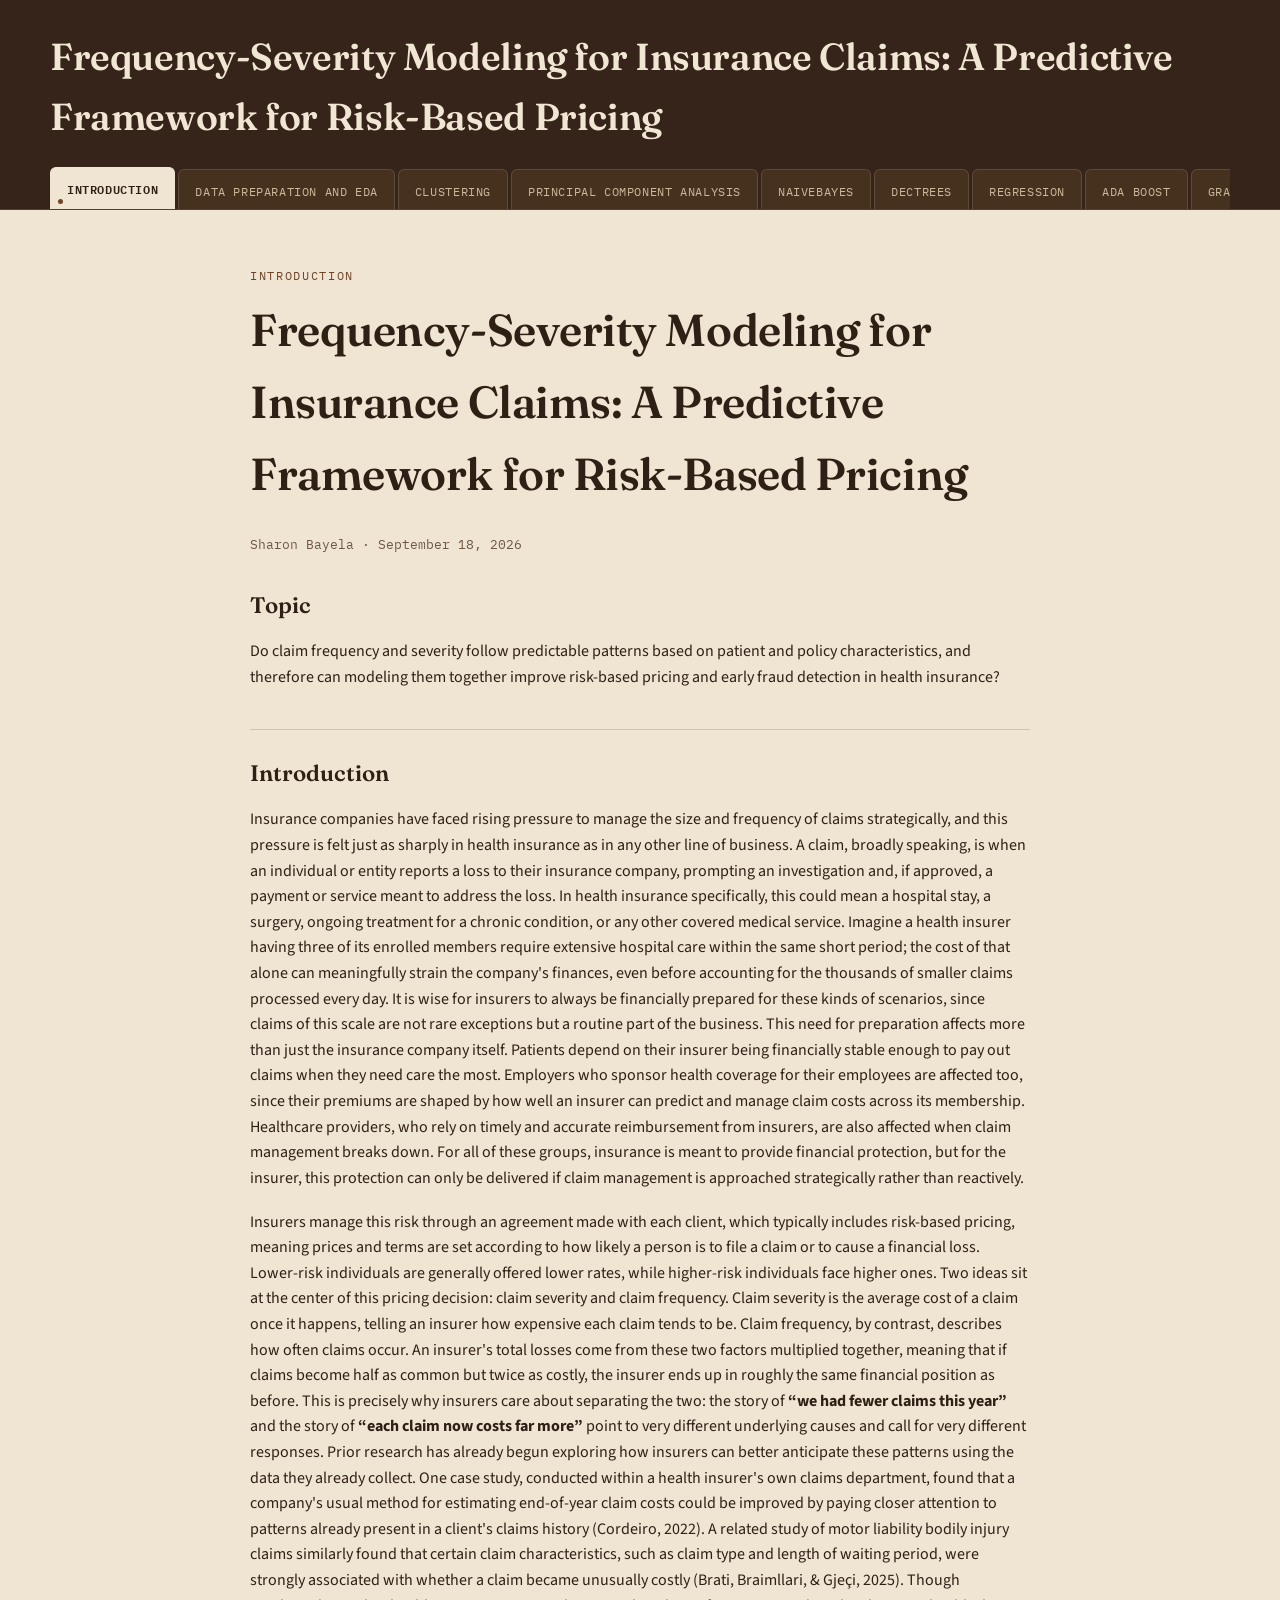
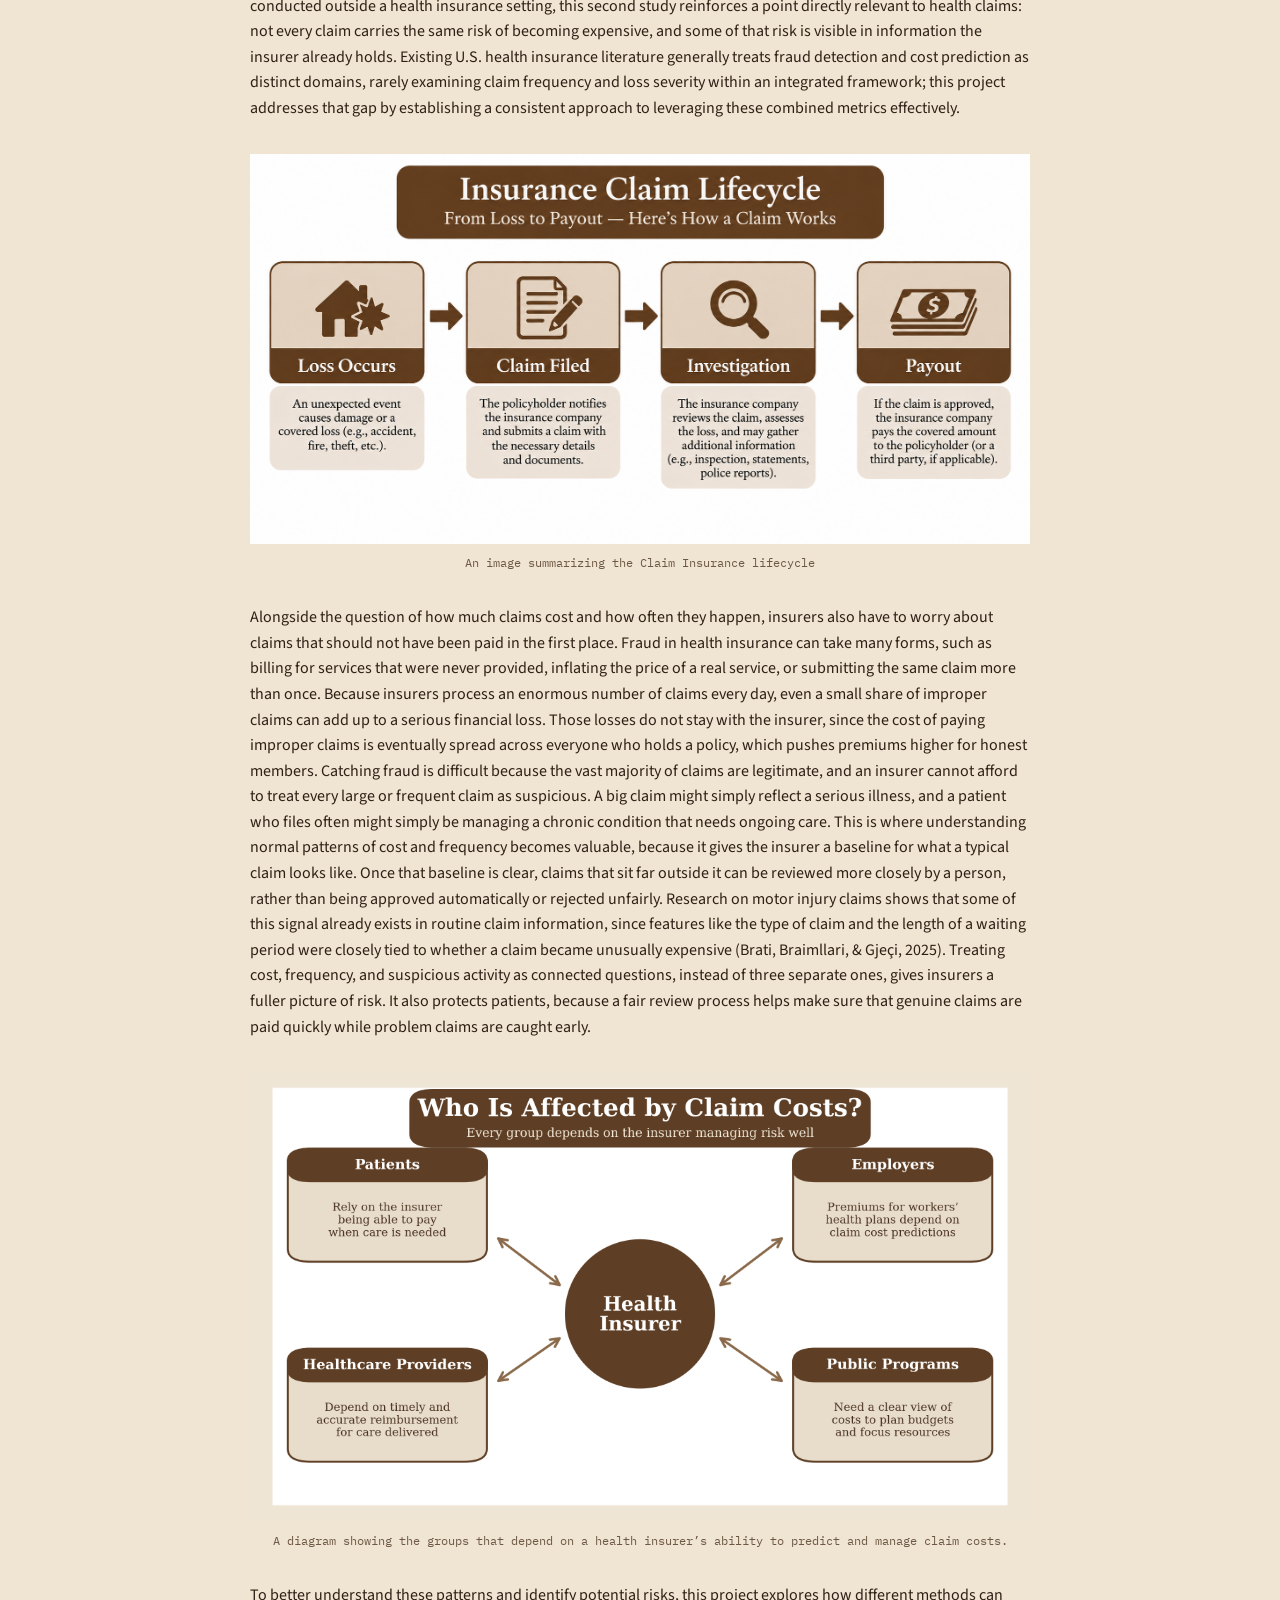
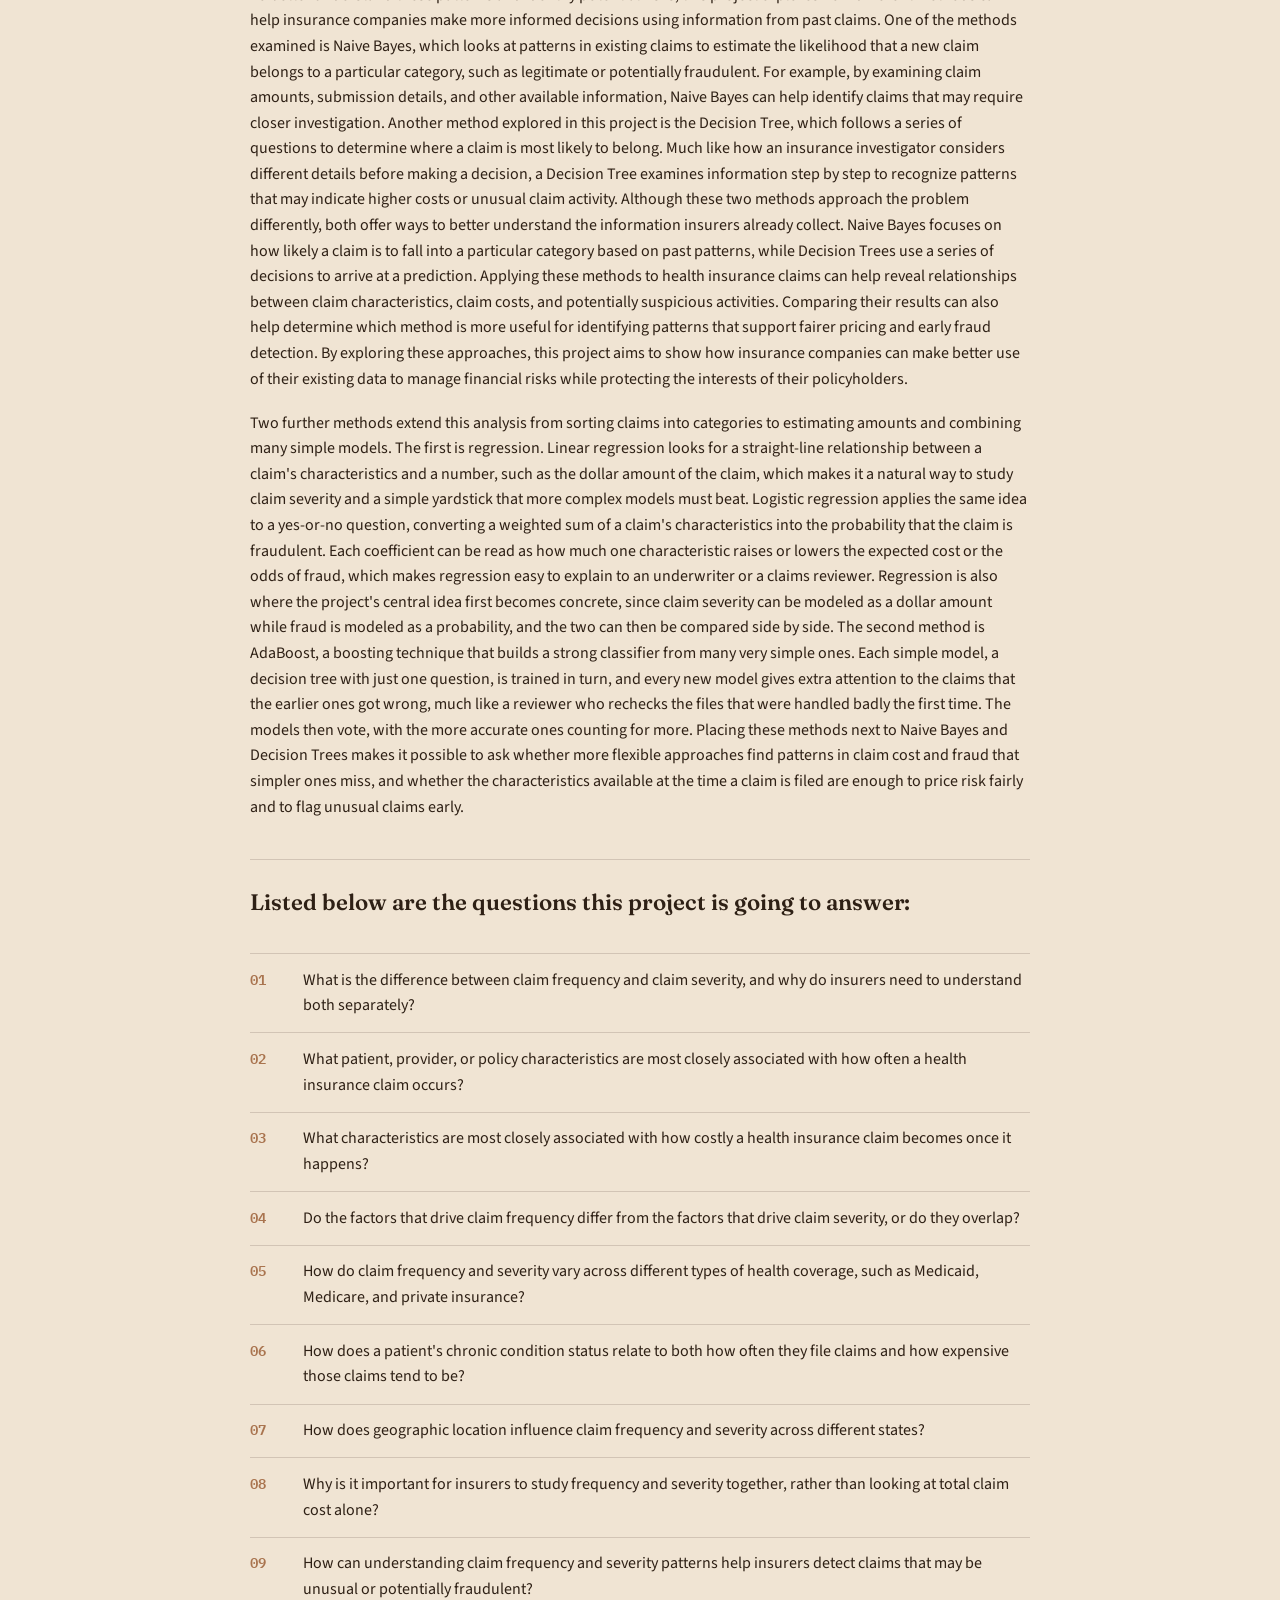
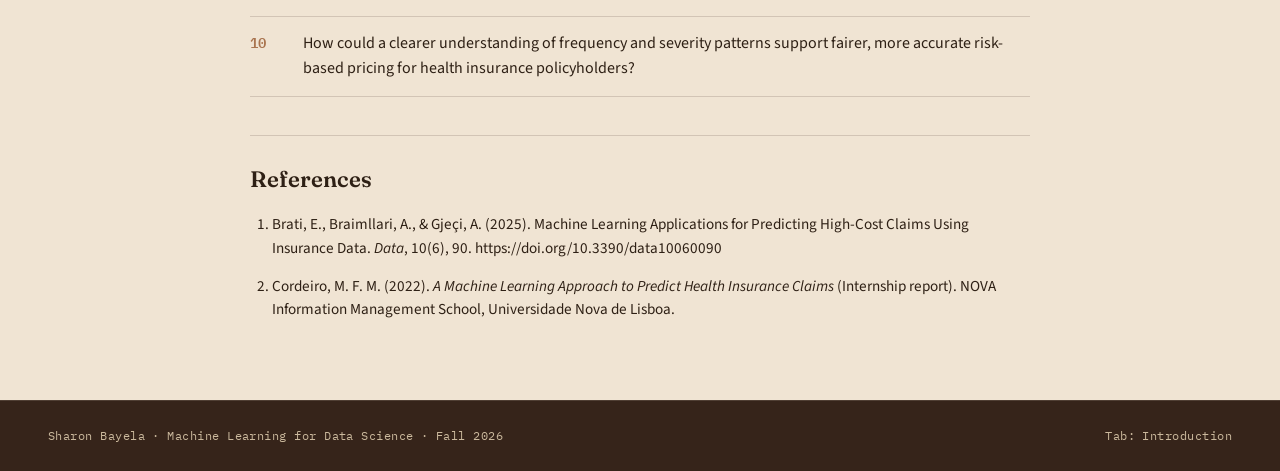
<file: index.html>
<!DOCTYPE html>
<html lang="en">
<head>
<meta charset="UTF-8">
<meta name="viewport" content="width=device-width, initial-scale=1.0">
<title>Introduction — Frequency-Severity Modeling for Insurance Claims</title>
<link rel="preconnect" href="https://fonts.googleapis.com">
<link href="https://fonts.googleapis.com/css2?family=Fraunces:wght@500;600;700&family=Source+Sans+3:wght@400;500;600&family=IBM+Plex+Mono:wght@400;500;600&display=swap" rel="stylesheet">
<link rel="stylesheet" href="styles.css">
</head>
<body>
<a class="skip-link" href="#main">Skip to content</a>
<header class="masthead">
  <div class="masthead-row">
    <div>
      <h1 class="file-title">Frequency-Severity Modeling for Insurance Claims: A Predictive Framework for Risk-Based Pricing</h1>
    </div>
  </div>
  <nav class="tabs-wrap" aria-label="Project sections">
    <ul class="tabs">
      <li><a href="index.html" class="active">Introduction</a></li>
      <li><a href="dataprep_eda.html">Data Preparation and EDA</a></li>
      <li><a href="clustering.html">Clustering</a></li>
      <li><a href="pca.html">Principal Component Analysis</a></li>
      <li><a href="naivebayes.html">NaiveBayes</a></li>
      <li><a href="dectrees.html">DecTrees</a></li>
      <li><a href="regression.html">Regression</a></li>
      <li><a href="adaboost.html">Ada Boost</a></li>
      <li><a href="gradient_boosting.html">Gradient Boosting</a></li>
      <li><a href="xgboost.html">XG Boost</a></li>
      <li><a href="conclusions.html">Conclusions</a></li>
    </ul>
  </nav>
</header>
<main id="main" class="case-file">
  <div class="case-inner">
    <p class="eyebrow">Introduction</p>
    <h2 class="page-title">Frequency-Severity Modeling for Insurance Claims: A Predictive Framework for Risk-Based Pricing</h2>
    <p class="byline">Sharon Bayela &middot; September 18, 2026</p>

    <h3 class="section-heading">Topic</h3>
    <div class="prose">
      <p>Do claim frequency and severity follow predictable patterns based on patient and policy characteristics, and therefore can modeling them together improve risk-based pricing and early fraud detection in health insurance?</p>
    </div>

    <h3 class="section-heading">Introduction</h3>
    <div class="prose">
      <p>Insurance companies have faced rising pressure to manage the size and frequency of claims strategically, and this pressure is felt just as sharply in health insurance as in any other line of business. A claim, broadly speaking, is when an individual or entity reports a loss to their insurance company, prompting an investigation and, if approved, a payment or service meant to address the loss. In health insurance specifically, this could mean a hospital stay, a surgery, ongoing treatment for a chronic condition, or any other covered medical service. Imagine a health insurer having three of its enrolled members require extensive hospital care within the same short period; the cost of that alone can meaningfully strain the company's finances, even before accounting for the thousands of smaller claims processed every day. It is wise for insurers to always be financially prepared for these kinds of scenarios, since claims of this scale are not rare exceptions but a routine part of the business. This need for preparation affects more than just the insurance company itself. Patients depend on their insurer being financially stable enough to pay out claims when they need care the most. Employers who sponsor health coverage for their employees are affected too, since their premiums are shaped by how well an insurer can predict and manage claim costs across its membership. Healthcare providers, who rely on timely and accurate reimbursement from insurers, are also affected when claim management breaks down. For all of these groups, insurance is meant to provide financial protection, but for the insurer, this protection can only be delivered if claim management is approached strategically rather than reactively.</p>

      <p>Insurers manage this risk through an agreement made with each client, which typically includes risk-based pricing, meaning prices and terms are set according to how likely a person is to file a claim or to cause a financial loss. Lower-risk individuals are generally offered lower rates, while higher-risk individuals face higher ones. Two ideas sit at the center of this pricing decision: claim severity and claim frequency. Claim severity is the average cost of a claim once it happens, telling an insurer how expensive each claim tends to be. Claim frequency, by contrast, describes how often claims occur. An insurer's total losses come from these two factors multiplied together, meaning that if claims become half as common but twice as costly, the insurer ends up in roughly the same financial position as before. This is precisely why insurers care about separating the two: the story of <strong>&ldquo;we had fewer claims this year&rdquo;</strong> and the story of <strong>&ldquo;each claim now costs far more&rdquo;</strong> point to very different underlying causes and call for very different responses. Prior research has already begun exploring how insurers can better anticipate these patterns using the data they already collect. One case study, conducted within a health insurer's own claims department, found that a company's usual method for estimating end-of-year claim costs could be improved by paying closer attention to patterns already present in a client's claims history (Cordeiro, 2022). A related study of motor liability bodily injury claims similarly found that certain claim characteristics, such as claim type and length of waiting period, were strongly associated with whether a claim became unusually costly (Brati, Braimllari, &amp; Gje&ccedil;i, 2025). Though conducted outside a health insurance setting, this second study reinforces a point directly relevant to health claims: not every claim carries the same risk of becoming expensive, and some of that risk is visible in information the insurer already holds. Existing U.S. health insurance literature generally treats fraud detection and cost prediction as distinct domains, rarely examining claim frequency and loss severity within an integrated framework; this project addresses that gap by establishing a consistent approach to leveraging these combined metrics effectively.</p>
    </div>

    <figure class="figure-placeholder">
      <img src="images/Insurance Claim Lifecycle.png" alt="An image summarizing the claim insurance lifecycle" style="width:100%; height:auto; display:block;">
      <figcaption>An image summarizing the Claim Insurance lifecycle</figcaption>
    </figure>
    <div class='prose'>
      <p>Alongside the question of how much claims cost and how often they happen, insurers also have to worry about claims that should not have been paid in the first place. Fraud in health insurance can take many forms, such as billing for services that were never provided, inflating the price of a real service, or submitting the same claim more than once. Because insurers process an enormous number of claims every day, even a small share of improper claims can add up to a serious financial loss. Those losses do not stay with the insurer, since the cost of paying improper claims is eventually spread across everyone who holds a policy, which pushes premiums higher for honest members. Catching fraud is difficult because the vast majority of claims are legitimate, and an insurer cannot afford to treat every large or frequent claim as suspicious. A big claim might simply reflect a serious illness, and a patient who files often might simply be managing a chronic condition that needs ongoing care. This is where understanding normal patterns of cost and frequency becomes valuable, because it gives the insurer a baseline for what a typical claim looks like. Once that baseline is clear, claims that sit far outside it can be reviewed more closely by a person, rather than being approved automatically or rejected unfairly. Research on motor injury claims shows that some of this signal already exists in routine claim information, since features like the type of claim and the length of a waiting period were closely tied to whether a claim became unusually expensive (Brati, Braimllari, & Gjeçi, 2025). Treating cost, frequency, and suspicious activity as connected questions, instead of three separate ones, gives insurers a fuller picture of risk. It also protects patients, because a fair review process helps make sure that genuine claims are paid quickly while problem claims are caught early.</p>
    </div>
    <figure class="figure-placeholder">
      <img src="images/intro_stakeholders.png" alt="A diagram showing the groups that depend on a health insurer’s ability to predict and manage claim costs." style="width:100%; height:auto; display:block;">
      <figcaption>A diagram showing the groups that depend on a health insurer’s ability to predict and manage claim costs.</figcaption>
    </figure> 
    <div class='prose'>
      <p>To better understand these patterns and identify potential risks, this project explores how different methods can help insurance companies make more informed decisions using information from past claims. One of the methods examined is Naive Bayes, which looks at patterns in existing claims to estimate the likelihood that a new claim belongs to a particular category, such as legitimate or potentially fraudulent. For example, by examining claim amounts, submission details, and other available information, Naive Bayes can help identify claims that may require closer investigation. Another method explored in this project is the Decision Tree, which follows a series of questions to determine where a claim is most likely to belong. Much like how an insurance investigator considers different details before making a decision, a Decision Tree examines information step by step to recognize patterns that may indicate higher costs or unusual claim activity. Although these two methods approach the problem differently, both offer ways to better understand the information insurers already collect. Naive Bayes focuses on how likely a claim is to fall into a particular category based on past patterns, while Decision Trees use a series of decisions to arrive at a prediction. Applying these methods to health insurance claims can help reveal relationships between claim characteristics, claim costs, and potentially suspicious activities. Comparing their results can also help determine which method is more useful for identifying patterns that support fairer pricing and early fraud detection. By exploring these approaches, this project aims to show how insurance companies can make better use of their existing data to manage financial risks while protecting the interests of their policyholders.</p>
    </div>

    <p>Two further methods extend this analysis from sorting claims into categories to estimating amounts and combining many simple models. The first is regression. Linear regression looks for a straight-line relationship between a claim's characteristics and a number, such as the dollar amount of the claim, which makes it a natural way to study claim severity and a simple yardstick that more complex models must beat. Logistic regression applies the same idea to a yes-or-no question, converting a weighted sum of a claim's characteristics into the probability that the claim is fraudulent. Each coefficient can be read as how much one characteristic raises or lowers the expected cost or the odds of fraud, which makes regression easy to explain to an underwriter or a claims reviewer. Regression is also where the project's central idea first becomes concrete, since claim severity can be modeled as a dollar amount while fraud is modeled as a probability, and the two can then be compared side by side. The second method is AdaBoost, a boosting technique that builds a strong classifier from many very simple ones. Each simple model, a decision tree with just one question, is trained in turn, and every new model gives extra attention to the claims that the earlier ones got wrong, much like a reviewer who rechecks the files that were handled badly the first time. The models then vote, with the more accurate ones counting for more. Placing these methods next to Naive Bayes and Decision Trees makes it possible to ask whether more flexible approaches find patterns in claim cost and fraud that simpler ones miss, and whether the characteristics available at the time a claim is filed are enough to price risk fairly and to flag unusual claims early.</p>
      
    <h3 class="section-heading">Listed below are the questions this project is going to answer:</h3>
    <ol class="questions">
      <li><p>What is the difference between claim frequency and claim severity, and why do insurers need to understand both separately?</p></li>
      <li><p>What patient, provider, or policy characteristics are most closely associated with how often a health insurance claim occurs?</p></li>
      <li><p>What characteristics are most closely associated with how costly a health insurance claim becomes once it happens?</p></li>
      <li><p>Do the factors that drive claim frequency differ from the factors that drive claim severity, or do they overlap?</p></li>
      <li><p>How do claim frequency and severity vary across different types of health coverage, such as Medicaid, Medicare, and private insurance?</p></li>
      <li><p>How does a patient's chronic condition status relate to both how often they file claims and how expensive those claims tend to be?</p></li>
      <li><p>How does geographic location influence claim frequency and severity across different states?</p></li>
      <li><p>Why is it important for insurers to study frequency and severity together, rather than looking at total claim cost alone?</p></li>
      <li><p>How can understanding claim frequency and severity patterns help insurers detect claims that may be unusual or potentially fraudulent?</p></li>
      <li><p>How could a clearer understanding of frequency and severity patterns support fairer, more accurate risk-based pricing for health insurance policyholders?</p></li>
    </ol>

    <h3 class="section-heading">References</h3>
    <ol class="references">
      <li>Brati, E., Braimllari, A., &amp; Gje&ccedil;i, A. (2025). Machine Learning Applications for Predicting High-Cost Claims Using Insurance Data. <em>Data</em>, 10(6), 90. https://doi.org/10.3390/data10060090</li>
      <li>Cordeiro, M. F. M. (2022). <em>A Machine Learning Approach to Predict Health Insurance Claims</em> (Internship report). NOVA Information Management School, Universidade Nova de Lisboa.</li>
    </ol>
  </div>
</main>
<footer class="site-footer">
  <span>Sharon Bayela &middot; Machine Learning for Data Science &middot; Fall 2026</span>
  <span>Tab: Introduction</span>
</footer>
</body>
</html>
</file>
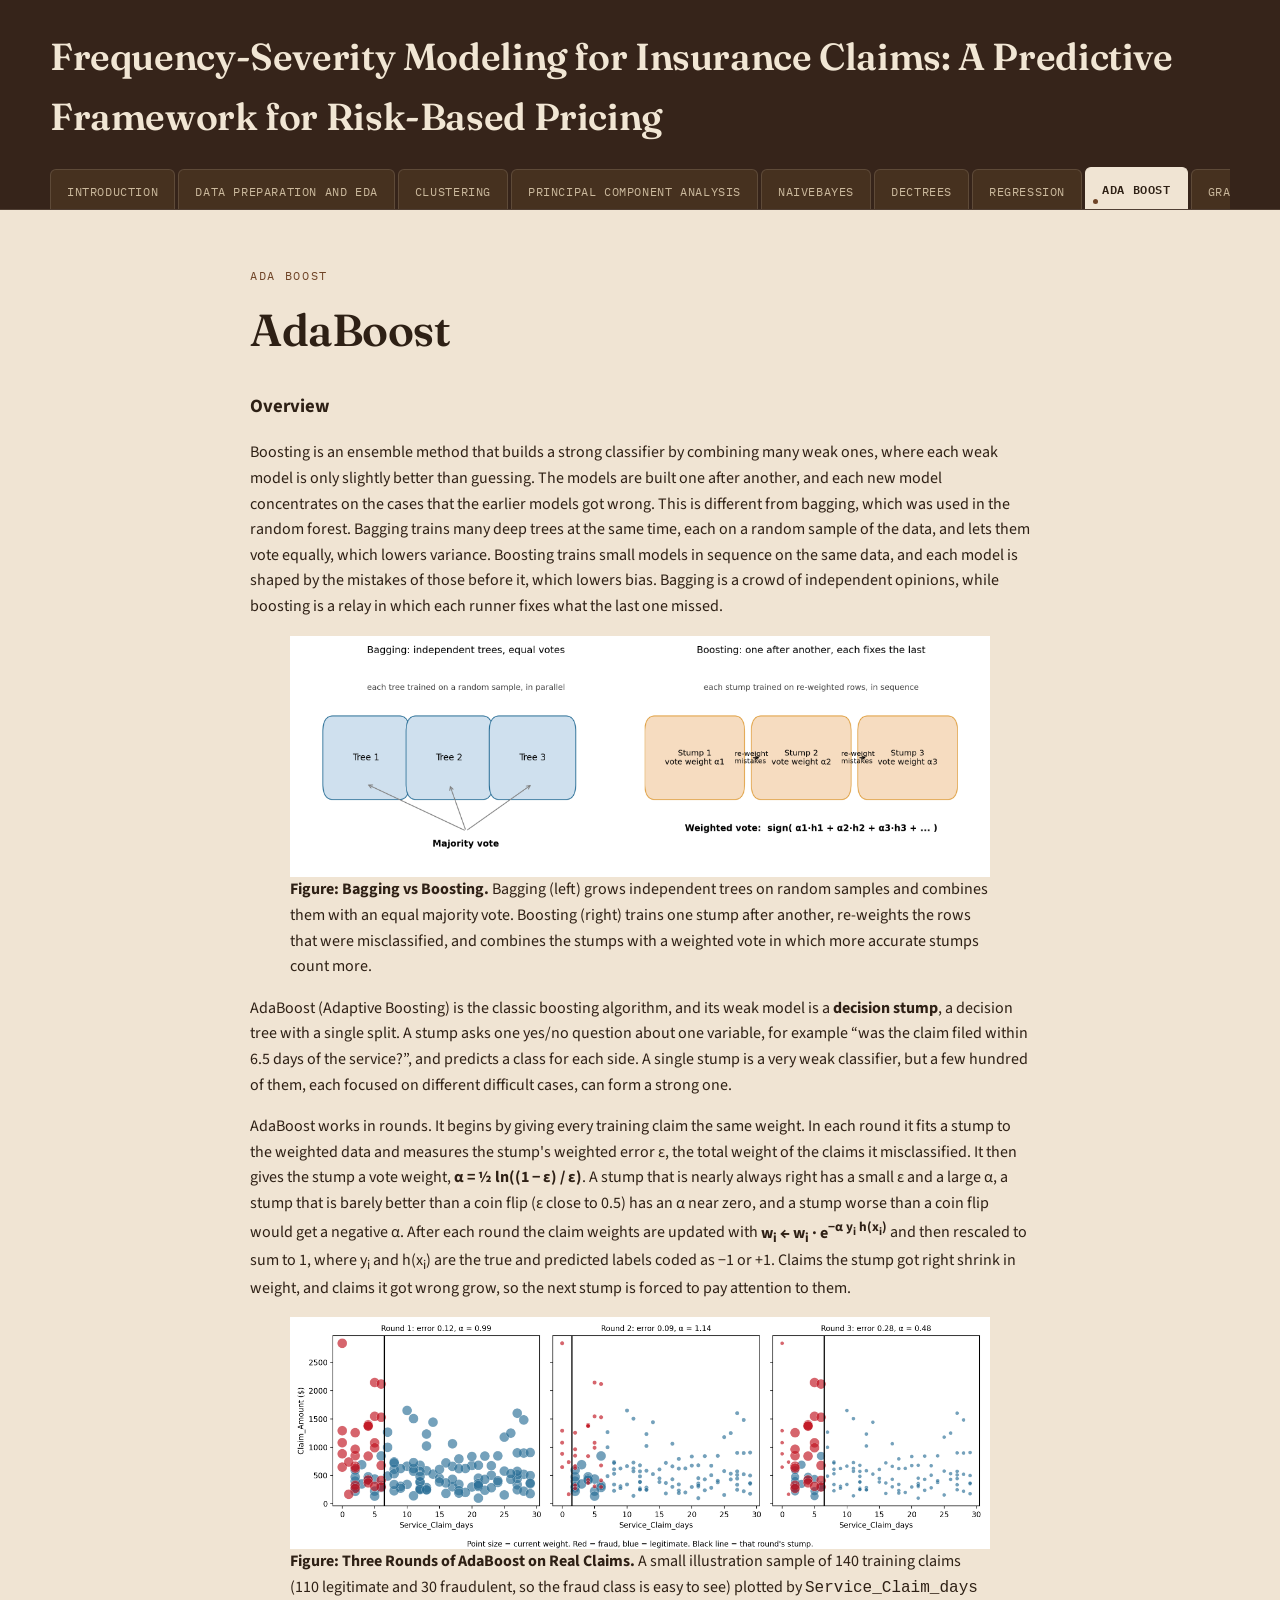
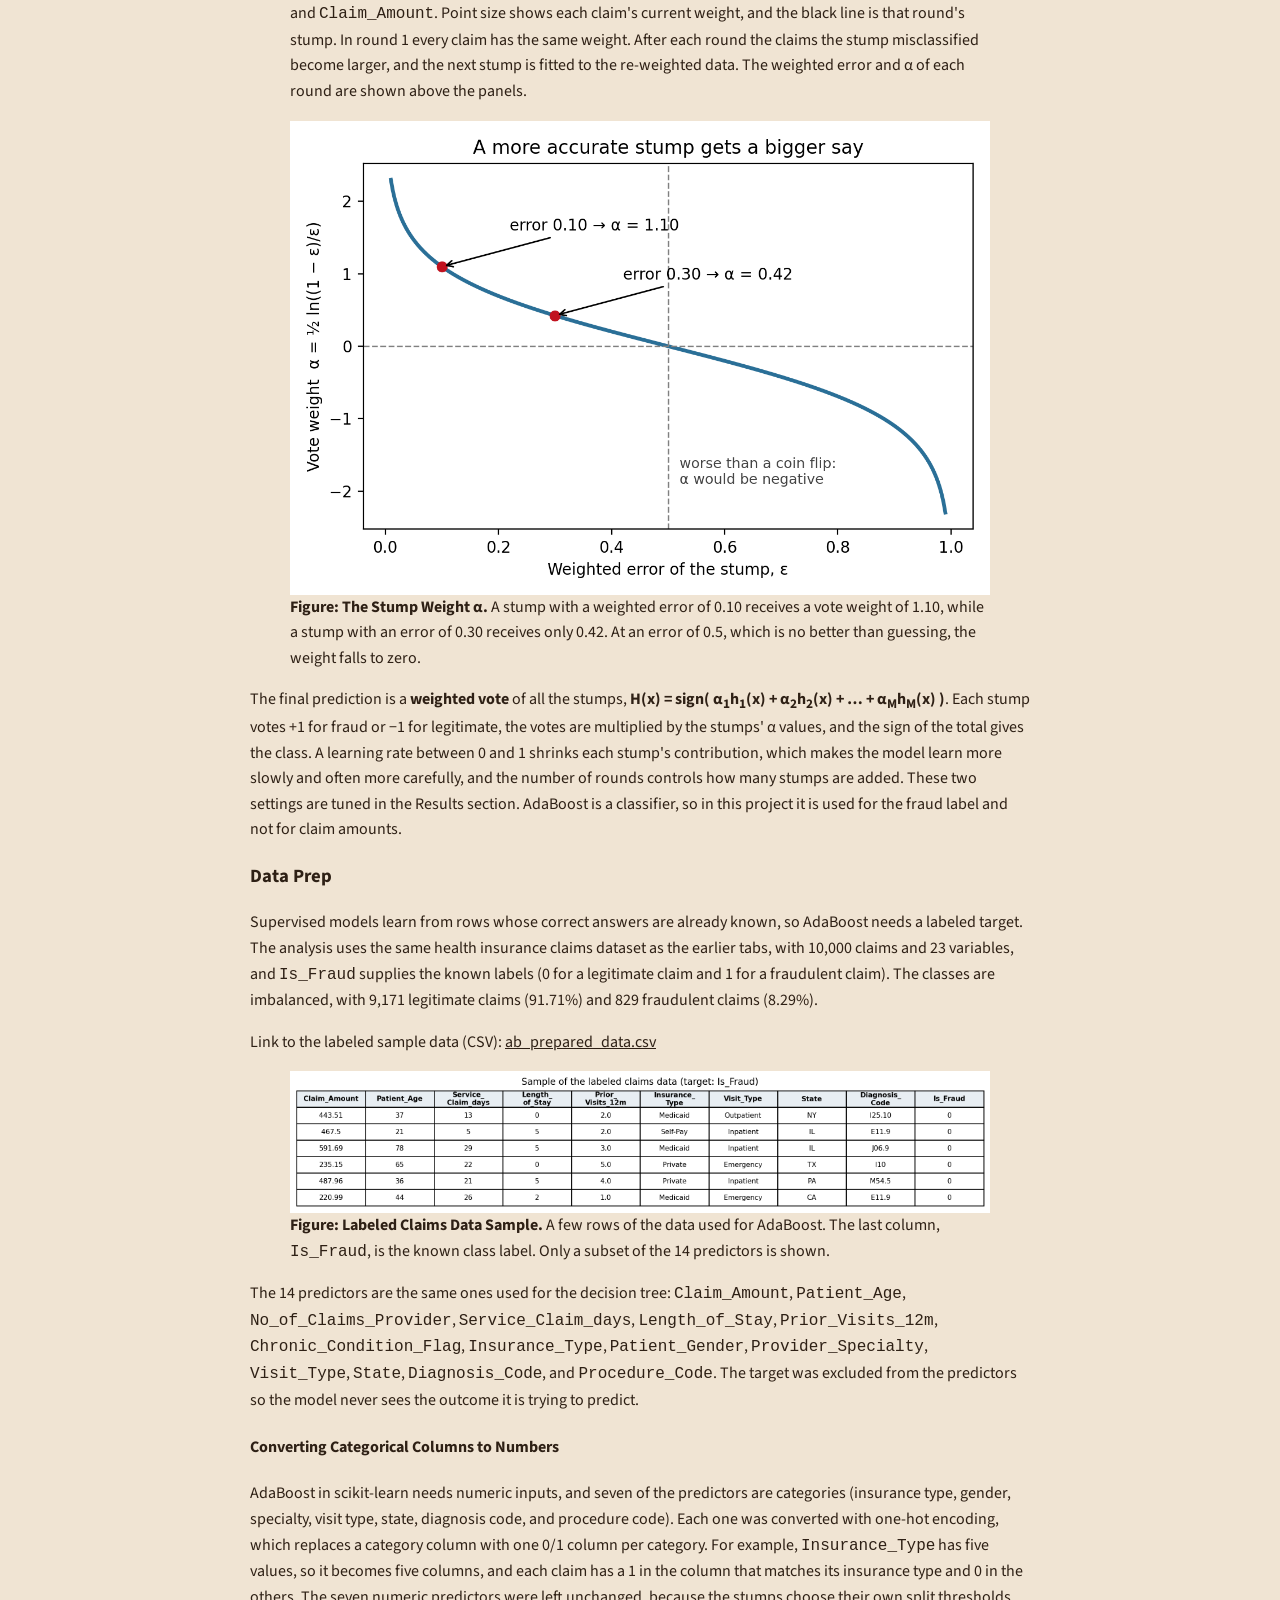
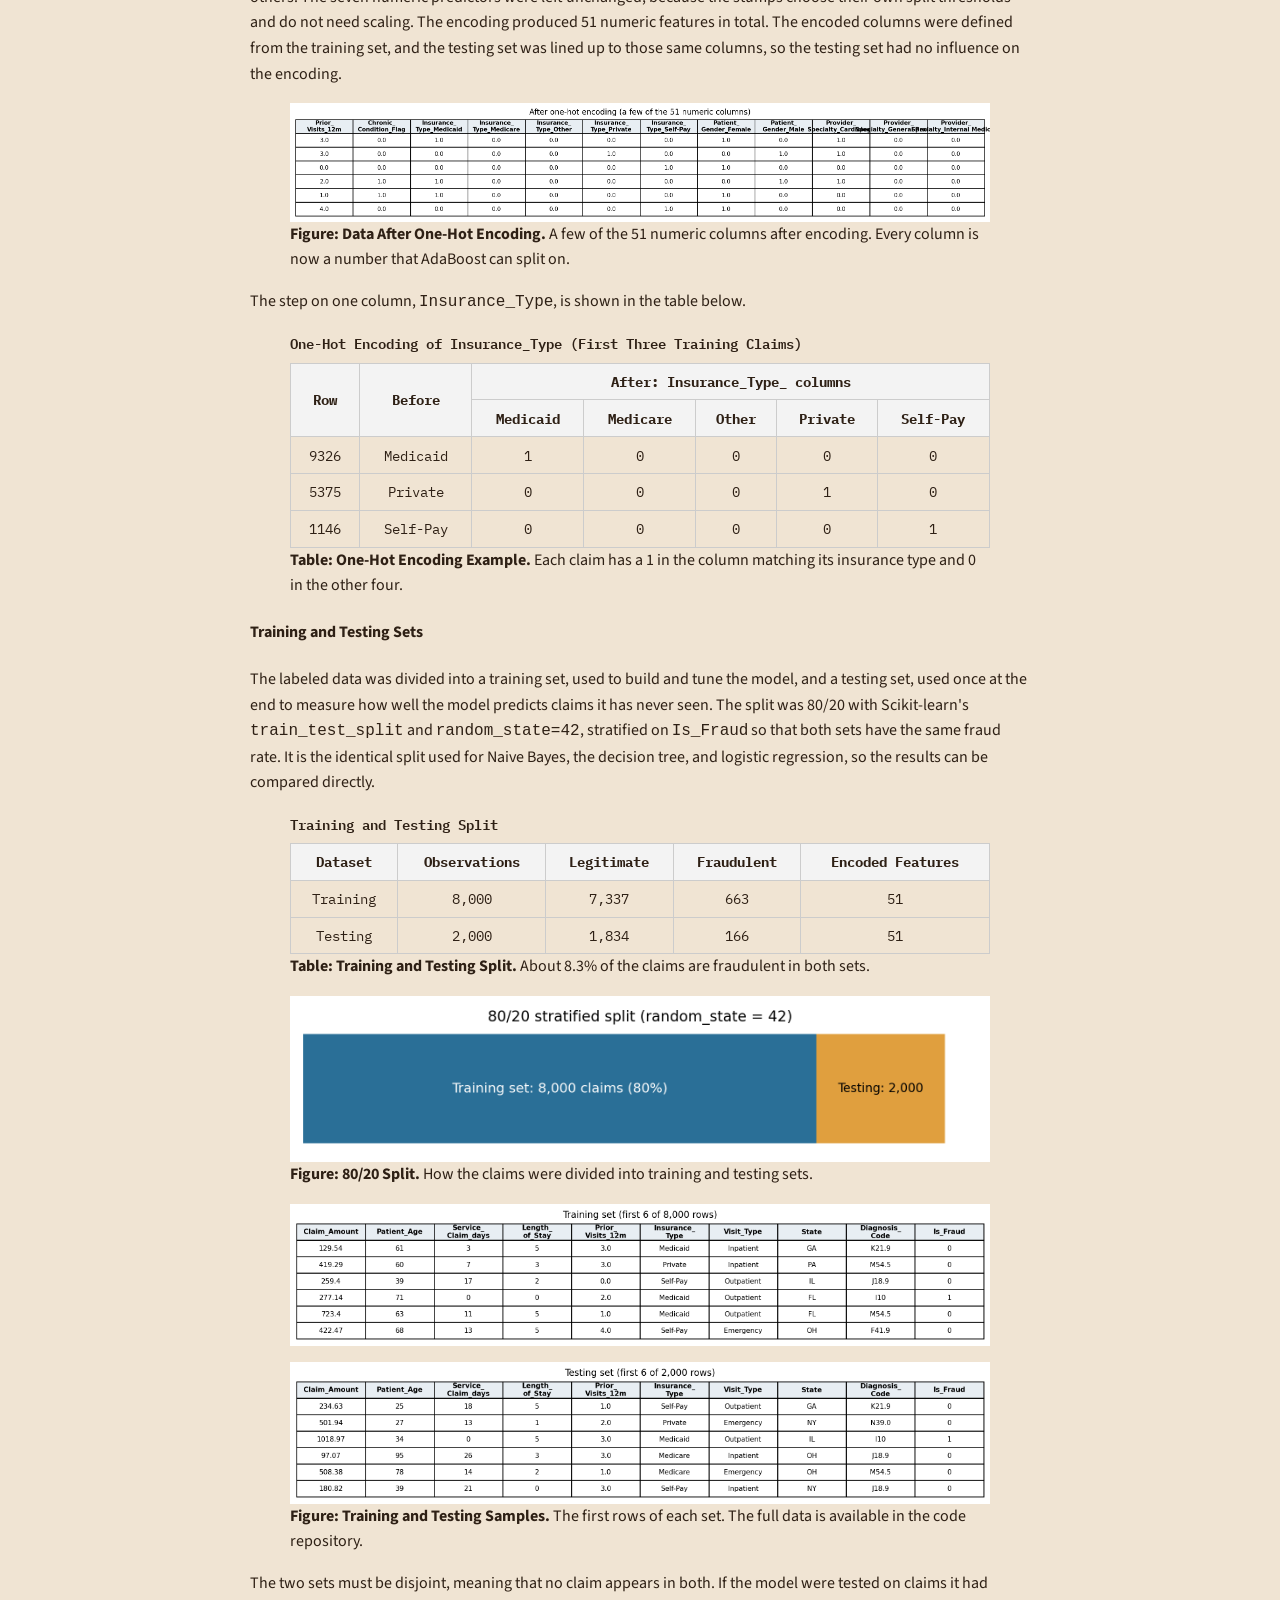
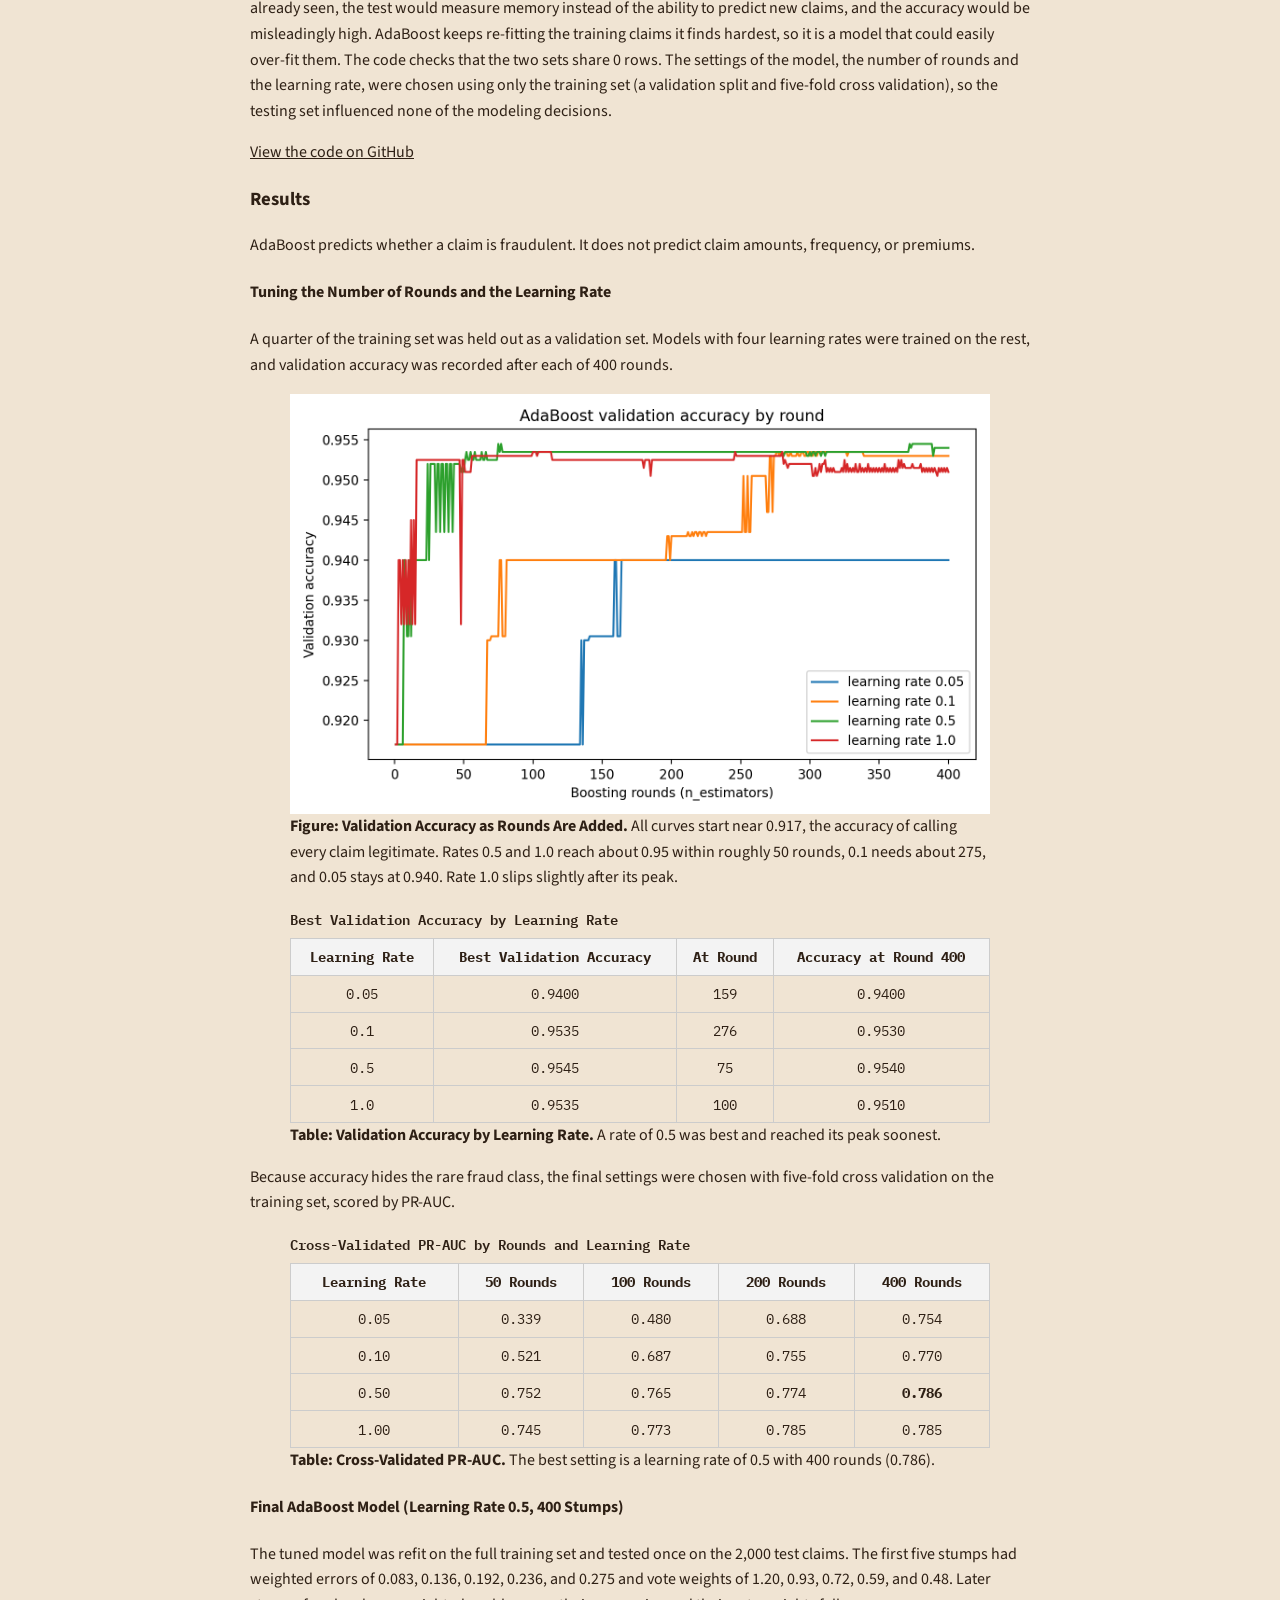
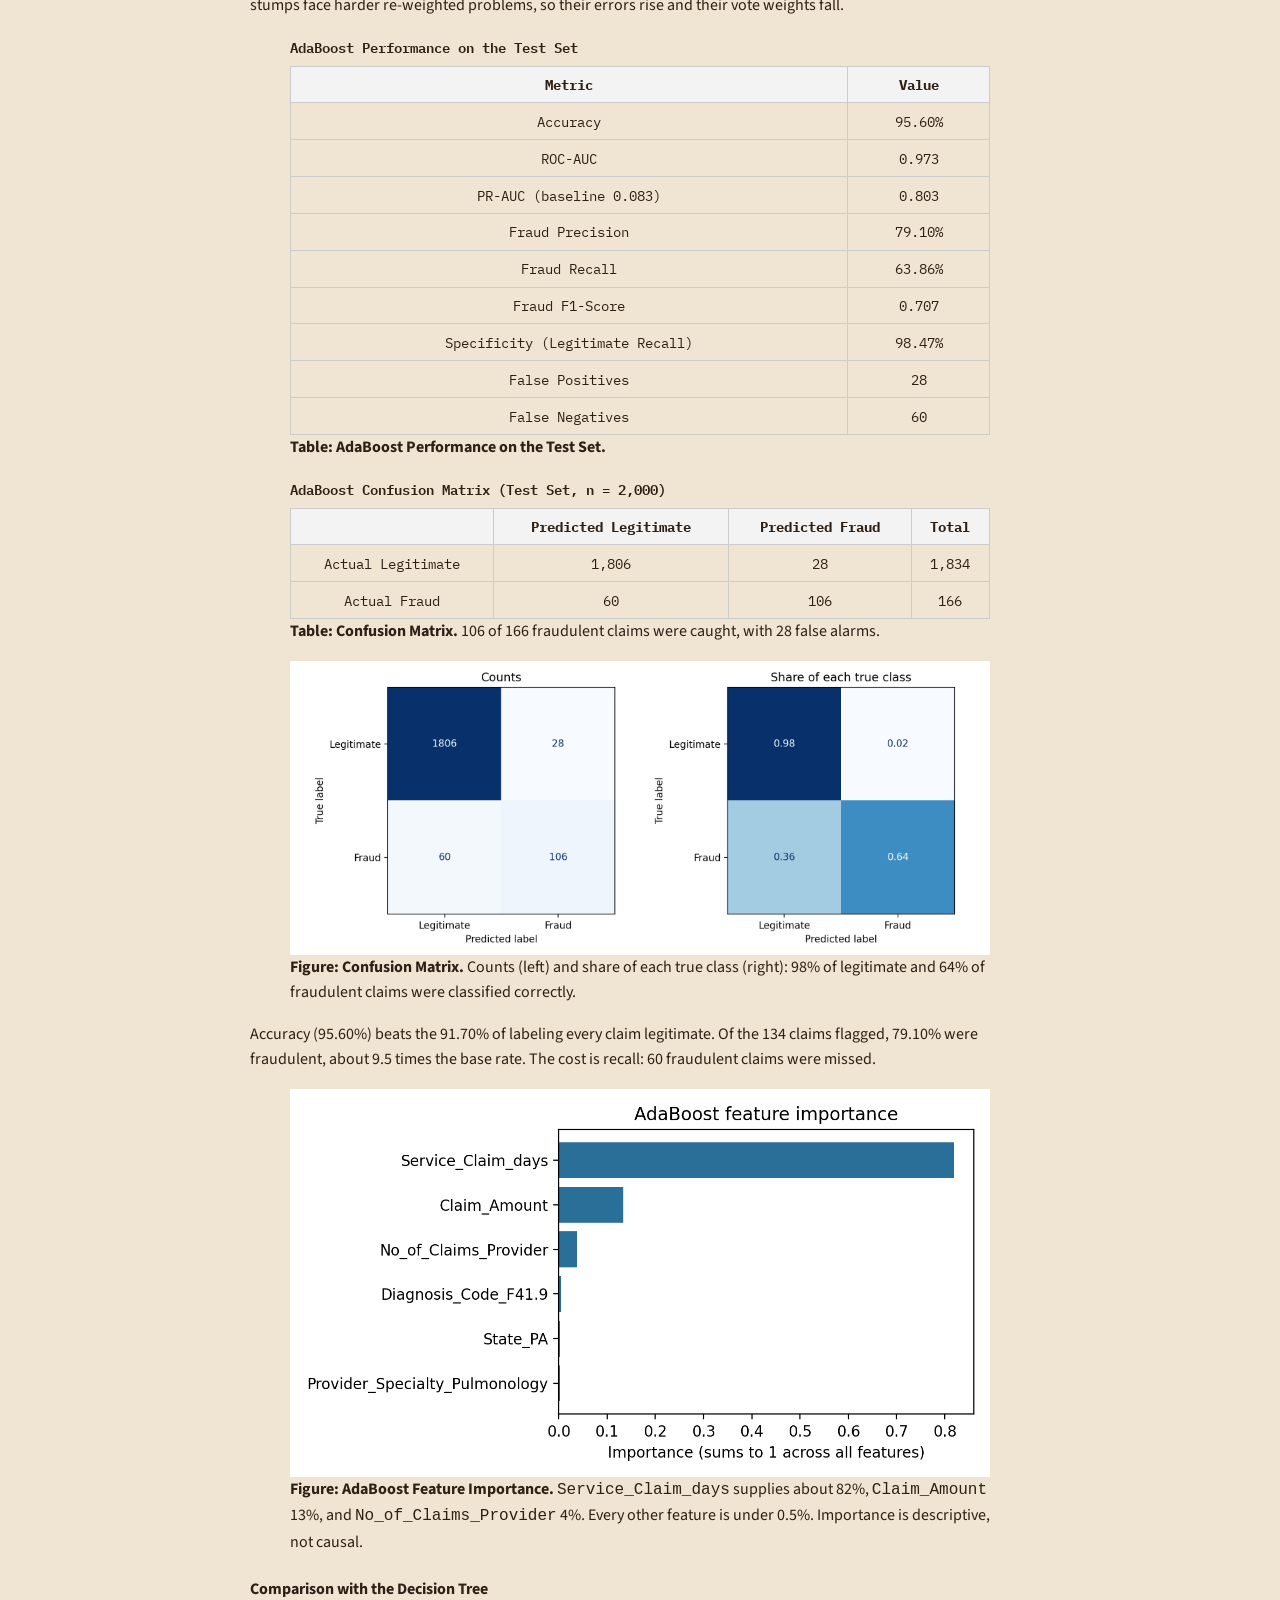
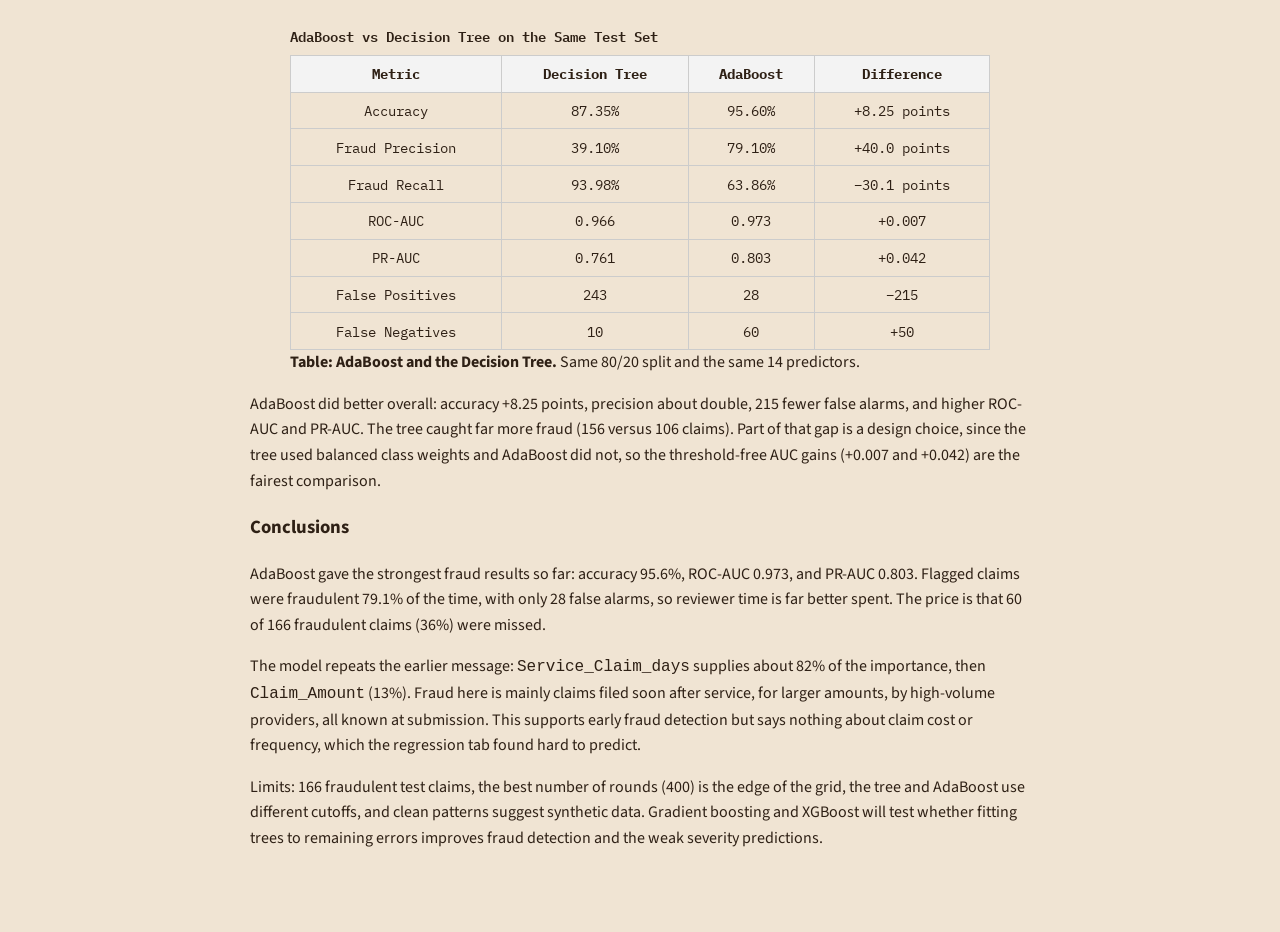
<file: adaboost.html>
<!DOCTYPE html>
<html lang="en">
<head>
<meta charset="UTF-8">
<meta name="viewport" content="width=device-width, initial-scale=1.0">
<title>Ada Boost — Frequency-Severity Modeling for Insurance Claims</title>
<link rel="preconnect" href="https://fonts.googleapis.com">
<link href="https://fonts.googleapis.com/css2?family=Fraunces:wght@500;600;700&family=Source+Sans+3:wght@400;500;600&family=IBM+Plex+Mono:wght@400;500;600&display=swap" rel="stylesheet">
<link rel="stylesheet" href="styles.css">
</head>
<body>
<a class="skip-link" href="#main">Skip to content</a>
<header class="masthead">
  <div class="masthead-row">
    <div>
      <h1 class="file-title">Frequency-Severity Modeling for Insurance Claims: A Predictive Framework for Risk-Based Pricing</h1>
    </div>
  </div>
  <nav class="tabs-wrap" aria-label="Project sections">
    <ul class="tabs">
      <li><a href="index.html">Introduction</a></li>
      <li><a href="dataprep_eda.html">Data Preparation and EDA</a></li>
      <li><a href="clustering.html">Clustering</a></li>
      <li><a href="pca.html">Principal Component Analysis</a></li>
      <li><a href="naivebayes.html">NaiveBayes</a></li>
      <li><a href="dectrees.html">DecTrees</a></li>
      <li><a href="regression.html">Regression</a></li>
      <li><a href="adaboost.html" class="active">Ada Boost</a></li>
      <li><a href="gradient_boosting.html">Gradient Boosting</a></li>
      <li><a href="xgboost.html">XG Boost</a></li>
      <li><a href="conclusions.html">Conclusions</a></li>
    </ul>
  </nav>
</header>
<main id="main" class="case-file">
  <div class="case-inner">
    <p class="eyebrow">Ada Boost</p>
    <h2 class="page-title">AdaBoost</h2>

    <!-- OVERVIEW -->
    <section id="overview" class="content-section">
      <h3>Overview</h3>

      <p>Boosting is an ensemble method that builds a strong classifier by combining many weak ones, where each weak model is only slightly better than guessing. The models are built one after another, and each new model concentrates on the cases that the earlier models got wrong. This is different from bagging, which was used in the random forest. Bagging trains many deep trees at the same time, each on a random sample of the data, and lets them vote equally, which lowers variance. Boosting trains small models in sequence on the same data, and each model is shaped by the mistakes of those before it, which lowers bias. Bagging is a crowd of independent opinions, while boosting is a relay in which each runner fixes what the last one missed.</p>

      <figure>
        <img src="images/ab_bagging_vs_boosting.png" alt="Diagram comparing bagging with boosting" style="width:100%; height:auto; display:block;">
        <figcaption><strong>Figure: Bagging vs Boosting.</strong> Bagging (left) grows independent trees on random samples and combines them with an equal majority vote. Boosting (right) trains one stump after another, re-weights the rows that were misclassified, and combines the stumps with a weighted vote in which more accurate stumps count more.</figcaption>
      </figure>

      <p>AdaBoost (Adaptive Boosting) is the classic boosting algorithm, and its weak model is a <strong>decision stump</strong>, a decision tree with a single split. A stump asks one yes/no question about one variable, for example &ldquo;was the claim filed within 6.5 days of the service?&rdquo;, and predicts a class for each side. A single stump is a very weak classifier, but a few hundred of them, each focused on different difficult cases, can form a strong one.</p>

      <p>AdaBoost works in rounds. It begins by giving every training claim the same weight. In each round it fits a stump to the weighted data and measures the stump's weighted error &epsilon;, the total weight of the claims it misclassified. It then gives the stump a vote weight, <strong>&alpha; = &frac12; ln((1 &minus; &epsilon;) / &epsilon;)</strong>. A stump that is nearly always right has a small &epsilon; and a large &alpha;, a stump that is barely better than a coin flip (&epsilon; close to 0.5) has an &alpha; near zero, and a stump worse than a coin flip would get a negative &alpha;. After each round the claim weights are updated with <strong>w<sub>i</sub> &larr; w<sub>i</sub> &middot; e<sup>&minus;&alpha; y<sub>i</sub> h(x<sub>i</sub>)</sup></strong> and then rescaled to sum to 1, where y<sub>i</sub> and h(x<sub>i</sub>) are the true and predicted labels coded as &minus;1 or +1. Claims the stump got right shrink in weight, and claims it got wrong grow, so the next stump is forced to pay attention to them.</p>

      <figure>
        <img src="images/ab_reweighting.png" alt="Three rounds of AdaBoost re-weighting on real claims" style="width:100%; height:auto; display:block;">
        <figcaption><strong>Figure: Three Rounds of AdaBoost on Real Claims.</strong> A small illustration sample of 140 training claims (110 legitimate and 30 fraudulent, so the fraud class is easy to see) plotted by <code>Service_Claim_days</code> and <code>Claim_Amount</code>. Point size shows each claim's current weight, and the black line is that round's stump. In round 1 every claim has the same weight. After each round the claims the stump misclassified become larger, and the next stump is fitted to the re-weighted data. The weighted error and &alpha; of each round are shown above the panels.</figcaption>
      </figure>

      <figure>
        <img src="images/ab_alpha_curve.png" alt="Curve showing the stump vote weight alpha as a function of its weighted error" style="width:100%; height:auto; display:block;">
        <figcaption><strong>Figure: The Stump Weight &alpha;.</strong> A stump with a weighted error of 0.10 receives a vote weight of 1.10, while a stump with an error of 0.30 receives only 0.42. At an error of 0.5, which is no better than guessing, the weight falls to zero.</figcaption>
      </figure>

      <p>The final prediction is a <strong>weighted vote</strong> of all the stumps, <strong>H(x) = sign( &alpha;<sub>1</sub>h<sub>1</sub>(x) + &alpha;<sub>2</sub>h<sub>2</sub>(x) + &hellip; + &alpha;<sub>M</sub>h<sub>M</sub>(x) )</strong>. Each stump votes +1 for fraud or &minus;1 for legitimate, the votes are multiplied by the stumps' &alpha; values, and the sign of the total gives the class. A learning rate between 0 and 1 shrinks each stump's contribution, which makes the model learn more slowly and often more carefully, and the number of rounds controls how many stumps are added. These two settings are tuned in the Results section. AdaBoost is a classifier, so in this project it is used for the fraud label and not for claim amounts.</p>
    </section>

    <!-- DATA PREP -->
    <section id="data-prep" class="content-section">
      <h3>Data Prep</h3>

      <p>Supervised models learn from rows whose correct answers are already known, so AdaBoost needs a labeled target. The analysis uses the same health insurance claims dataset as the earlier tabs, with 10,000 claims and 23 variables, and <code>Is_Fraud</code> supplies the known labels (0 for a legitimate claim and 1 for a fraudulent claim). The classes are imbalanced, with 9,171 legitimate claims (91.71%) and 829 fraudulent claims (8.29%).</p>

      <p>Link to the labeled sample data (CSV): <a href="data/ab_prepared_data.csv" download>ab_prepared_data.csv</a></p>

      <figure>
        <img src="images/ab_data_sample.png" alt="Sample of the labeled claims data" style="width:100%; height:auto; display:block;">
        <figcaption><strong>Figure: Labeled Claims Data Sample.</strong> A few rows of the data used for AdaBoost. The last column, <code>Is_Fraud</code>, is the known class label. Only a subset of the 14 predictors is shown.</figcaption>
      </figure>

      <p>The 14 predictors are the same ones used for the decision tree: <code>Claim_Amount</code>, <code>Patient_Age</code>, <code>No_of_Claims_Provider</code>, <code>Service_Claim_days</code>, <code>Length_of_Stay</code>, <code>Prior_Visits_12m</code>, <code>Chronic_Condition_Flag</code>, <code>Insurance_Type</code>, <code>Patient_Gender</code>, <code>Provider_Specialty</code>, <code>Visit_Type</code>, <code>State</code>, <code>Diagnosis_Code</code>, and <code>Procedure_Code</code>. The target was excluded from the predictors so the model never sees the outcome it is trying to predict.</p>

      <h4>Converting Categorical Columns to Numbers</h4>

      <p>AdaBoost in scikit-learn needs numeric inputs, and seven of the predictors are categories (insurance type, gender, specialty, visit type, state, diagnosis code, and procedure code). Each one was converted with one-hot encoding, which replaces a category column with one 0/1 column per category. For example, <code>Insurance_Type</code> has five values, so it becomes five columns, and each claim has a 1 in the column that matches its insurance type and 0 in the others. The seven numeric predictors were left unchanged, because the stumps choose their own split thresholds and do not need scaling. The encoding produced 51 numeric features in total. The encoded columns were defined from the training set, and the testing set was lined up to those same columns, so the testing set had no influence on the encoding.</p>

      <figure>
        <img src="images/ab_encoded_sample.png" alt="Sample of the one-hot encoded data" style="width:100%; height:auto; display:block;">
        <figcaption><strong>Figure: Data After One-Hot Encoding.</strong> A few of the 51 numeric columns after encoding. Every column is now a number that AdaBoost can split on.</figcaption>
      </figure>

      <p>The step on one column, <code>Insurance_Type</code>, is shown in the table below.</p>

      <figure>
        <table class="cluster-table">
          <caption>One-Hot Encoding of Insurance_Type (First Three Training Claims)</caption>
          <thead>
            <tr>
              <th rowspan="2">Row</th>
              <th rowspan="2">Before</th>
              <th colspan="5">After: Insurance_Type_ columns</th>
            </tr>
            <tr>
              <th>Medicaid</th><th>Medicare</th><th>Other</th><th>Private</th><th>Self-Pay</th>
            </tr>
          </thead>
          <tbody>
            <tr><td>9326</td><td>Medicaid</td><td>1</td><td>0</td><td>0</td><td>0</td><td>0</td></tr>
            <tr><td>5375</td><td>Private</td><td>0</td><td>0</td><td>0</td><td>1</td><td>0</td></tr>
            <tr><td>1146</td><td>Self-Pay</td><td>0</td><td>0</td><td>0</td><td>0</td><td>1</td></tr>
          </tbody>
        </table>
        <figcaption><strong>Table: One-Hot Encoding Example.</strong> Each claim has a 1 in the column matching its insurance type and 0 in the other four.</figcaption>
      </figure>

      <h4>Training and Testing Sets</h4>

      <p>The labeled data was divided into a training set, used to build and tune the model, and a testing set, used once at the end to measure how well the model predicts claims it has never seen. The split was 80/20 with Scikit-learn's <code>train_test_split</code> and <code>random_state=42</code>, stratified on <code>Is_Fraud</code> so that both sets have the same fraud rate. It is the identical split used for Naive Bayes, the decision tree, and logistic regression, so the results can be compared directly.</p>

      <figure>
        <table class="cluster-table">
          <caption>Training and Testing Split</caption>
          <thead><tr><th>Dataset</th><th>Observations</th><th>Legitimate</th><th>Fraudulent</th><th>Encoded Features</th></tr></thead>
          <tbody>
            <tr><td>Training</td><td>8,000</td><td>7,337</td><td>663</td><td>51</td></tr>
            <tr><td>Testing</td><td>2,000</td><td>1,834</td><td>166</td><td>51</td></tr>
          </tbody>
        </table>
        <figcaption><strong>Table: Training and Testing Split.</strong> About 8.3% of the claims are fraudulent in both sets.</figcaption>
      </figure>

      <figure>
        <img src="images/ab_train_test_split.png" alt="80 percent training and 20 percent testing split" style="width:100%; height:auto; display:block;">
        <figcaption><strong>Figure: 80/20 Split.</strong> How the claims were divided into training and testing sets.</figcaption>
      </figure>

      <figure>
        <img src="images/ab_train_sample.png" alt="Sample of the training set" style="width:100%; height:auto; display:block;">
        <img src="images/ab_test_sample.png" alt="Sample of the testing set" style="width:100%; height:auto; display:block; margin-top:1rem;">
        <figcaption><strong>Figure: Training and Testing Samples.</strong> The first rows of each set. The full data is available in the code repository.</figcaption>
      </figure>

      <p>The two sets must be disjoint, meaning that no claim appears in both. If the model were tested on claims it had already seen, the test would measure memory instead of the ability to predict new claims, and the accuracy would be misleadingly high. AdaBoost keeps re-fitting the training claims it finds hardest, so it is a model that could easily over-fit them. The code checks that the two sets share 0 rows. The settings of the model, the number of rounds and the learning rate, were chosen using only the training set (a validation split and five-fold cross validation), so the testing set influenced none of the modeling decisions.</p>
    </section>

      <p>
      <a href="https://github.com/SharonBayela/Machine_learning_project_F26.git" target="_blank" rel="noopener">
          View the code on GitHub
      </a>
    </p>

    <!-- RESULTS -->
    <section id="results" class="content-section">
      <h3>Results</h3>

      <p>AdaBoost predicts whether a claim is fraudulent. It does not predict claim amounts, frequency, or premiums.</p>

      <h4>Tuning the Number of Rounds and the Learning Rate</h4>

      <p>A quarter of the training set was held out as a validation set. Models with four learning rates were trained on the rest, and validation accuracy was recorded after each of 400 rounds.</p>

      <figure>
        <img src="images/ab_validation_curve.png" alt="Validation accuracy by number of AdaBoost rounds for four learning rates" style="width:100%; height:auto; display:block;">
        <figcaption><strong>Figure: Validation Accuracy as Rounds Are Added.</strong> All curves start near 0.917, the accuracy of calling every claim legitimate. Rates 0.5 and 1.0 reach about 0.95 within roughly 50 rounds, 0.1 needs about 275, and 0.05 stays at 0.940. Rate 1.0 slips slightly after its peak.</figcaption>
      </figure>

      <figure>
        <table class="cluster-table">
          <caption>Best Validation Accuracy by Learning Rate</caption>
          <thead><tr><th>Learning Rate</th><th>Best Validation Accuracy</th><th>At Round</th><th>Accuracy at Round 400</th></tr></thead>
          <tbody>
            <tr><td>0.05</td><td>0.9400</td><td>159</td><td>0.9400</td></tr>
            <tr><td>0.1</td><td>0.9535</td><td>276</td><td>0.9530</td></tr>
            <tr><td>0.5</td><td>0.9545</td><td>75</td><td>0.9540</td></tr>
            <tr><td>1.0</td><td>0.9535</td><td>100</td><td>0.9510</td></tr>
          </tbody>
        </table>
        <figcaption><strong>Table: Validation Accuracy by Learning Rate.</strong> A rate of 0.5 was best and reached its peak soonest.</figcaption>
      </figure>

      <p>Because accuracy hides the rare fraud class, the final settings were chosen with five-fold cross validation on the training set, scored by PR-AUC.</p>

      <figure>
        <table class="cluster-table">
          <caption>Cross-Validated PR-AUC by Rounds and Learning Rate</caption>
          <thead><tr><th>Learning Rate</th><th>50 Rounds</th><th>100 Rounds</th><th>200 Rounds</th><th>400 Rounds</th></tr></thead>
          <tbody>
            <tr><td>0.05</td><td>0.339</td><td>0.480</td><td>0.688</td><td>0.754</td></tr>
            <tr><td>0.10</td><td>0.521</td><td>0.687</td><td>0.755</td><td>0.770</td></tr>
            <tr><td>0.50</td><td>0.752</td><td>0.765</td><td>0.774</td><td><strong>0.786</strong></td></tr>
            <tr><td>1.00</td><td>0.745</td><td>0.773</td><td>0.785</td><td>0.785</td></tr>
          </tbody>
        </table>
        <figcaption><strong>Table: Cross-Validated PR-AUC.</strong> The best setting is a learning rate of 0.5 with 400 rounds (0.786).</figcaption>
      </figure>

      <h4>Final AdaBoost Model (Learning Rate 0.5, 400 Stumps)</h4>

      <p>The tuned model was refit on the full training set and tested once on the 2,000 test claims. The first five stumps had weighted errors of 0.083, 0.136, 0.192, 0.236, and 0.275 and vote weights of 1.20, 0.93, 0.72, 0.59, and 0.48. Later stumps face harder re-weighted problems, so their errors rise and their vote weights fall.</p>

      <figure>
        <table class="cluster-table">
          <caption>AdaBoost Performance on the Test Set</caption>
          <thead><tr><th>Metric</th><th>Value</th></tr></thead>
          <tbody>
            <tr><td>Accuracy</td><td>95.60%</td></tr>
            <tr><td>ROC-AUC</td><td>0.973</td></tr>
            <tr><td>PR-AUC (baseline 0.083)</td><td>0.803</td></tr>
            <tr><td>Fraud Precision</td><td>79.10%</td></tr>
            <tr><td>Fraud Recall</td><td>63.86%</td></tr>
            <tr><td>Fraud F1-Score</td><td>0.707</td></tr>
            <tr><td>Specificity (Legitimate Recall)</td><td>98.47%</td></tr>
            <tr><td>False Positives</td><td>28</td></tr>
            <tr><td>False Negatives</td><td>60</td></tr>
          </tbody>
        </table>
        <figcaption><strong>Table: AdaBoost Performance on the Test Set.</strong></figcaption>
      </figure>

      <figure>
        <table class="cluster-table">
          <caption>AdaBoost Confusion Matrix (Test Set, n = 2,000)</caption>
          <thead><tr><th></th><th>Predicted Legitimate</th><th>Predicted Fraud</th><th>Total</th></tr></thead>
          <tbody>
            <tr><td>Actual Legitimate</td><td>1,806</td><td>28</td><td>1,834</td></tr>
            <tr><td>Actual Fraud</td><td>60</td><td>106</td><td>166</td></tr>
          </tbody>
        </table>
        <figcaption><strong>Table: Confusion Matrix.</strong> 106 of 166 fraudulent claims were caught, with 28 false alarms.</figcaption>
      </figure>

      <figure>
        <img src="images/ab_confusion_matrix.png" alt="AdaBoost confusion matrix, counts and normalized by true class" style="width:100%; height:auto; display:block;">
        <figcaption><strong>Figure: Confusion Matrix.</strong> Counts (left) and share of each true class (right): 98% of legitimate and 64% of fraudulent claims were classified correctly.</figcaption>
      </figure>

      <p>Accuracy (95.60%) beats the 91.70% of labeling every claim legitimate. Of the 134 claims flagged, 79.10% were fraudulent, about 9.5 times the base rate. The cost is recall: 60 fraudulent claims were missed.</p>

      <figure>
        <img src="images/ab_importance.png" alt="AdaBoost feature importance" style="width:100%; height:auto; display:block;">
        <figcaption><strong>Figure: AdaBoost Feature Importance.</strong> <code>Service_Claim_days</code> supplies about 82%, <code>Claim_Amount</code> 13%, and <code>No_of_Claims_Provider</code> 4%. Every other feature is under 0.5%. Importance is descriptive, not causal.</figcaption>
      </figure>

      <h4>Comparison with the Decision Tree</h4>

      <figure>
        <table class="cluster-table">
          <caption>AdaBoost vs Decision Tree on the Same Test Set</caption>
          <thead><tr><th>Metric</th><th>Decision Tree</th><th>AdaBoost</th><th>Difference</th></tr></thead>
          <tbody>
            <tr><td>Accuracy</td><td>87.35%</td><td>95.60%</td><td>+8.25 points</td></tr>
            <tr><td>Fraud Precision</td><td>39.10%</td><td>79.10%</td><td>+40.0 points</td></tr>
            <tr><td>Fraud Recall</td><td>93.98%</td><td>63.86%</td><td>&minus;30.1 points</td></tr>
            <tr><td>ROC-AUC</td><td>0.966</td><td>0.973</td><td>+0.007</td></tr>
            <tr><td>PR-AUC</td><td>0.761</td><td>0.803</td><td>+0.042</td></tr>
            <tr><td>False Positives</td><td>243</td><td>28</td><td>&minus;215</td></tr>
            <tr><td>False Negatives</td><td>10</td><td>60</td><td>+50</td></tr>
          </tbody>
        </table>
        <figcaption><strong>Table: AdaBoost and the Decision Tree.</strong> Same 80/20 split and the same 14 predictors.</figcaption>
      </figure>

      <p>AdaBoost did better overall: accuracy +8.25 points, precision about double, 215 fewer false alarms, and higher ROC-AUC and PR-AUC. The tree caught far more fraud (156 versus 106 claims). Part of that gap is a design choice, since the tree used balanced class weights and AdaBoost did not, so the threshold-free AUC gains (+0.007 and +0.042) are the fairest comparison.</p>
    </section>

    <!-- CONCLUSIONS -->
    <section id="conclusions" class="content-section">
      <h3>Conclusions</h3>

      <p>AdaBoost gave the strongest fraud results so far: accuracy 95.6%, ROC-AUC 0.973, and PR-AUC 0.803. Flagged claims were fraudulent 79.1% of the time, with only 28 false alarms, so reviewer time is far better spent. The price is that 60 of 166 fraudulent claims (36%) were missed.</p>

      <p>The model repeats the earlier message: <code>Service_Claim_days</code> supplies about 82% of the importance, then <code>Claim_Amount</code> (13%). Fraud here is mainly claims filed soon after service, for larger amounts, by high-volume providers, all known at submission. This supports early fraud detection but says nothing about claim cost or frequency, which the regression tab found hard to predict.</p>

      <p>Limits: 166 fraudulent test claims, the best number of rounds (400) is the edge of the grid, the tree and AdaBoost use different cutoffs, and clean patterns suggest synthetic data. Gradient boosting and XGBoost will test whether fitting trees to remaining errors improves fraud detection and the weak severity predictions.</p>
    </section>
</file>
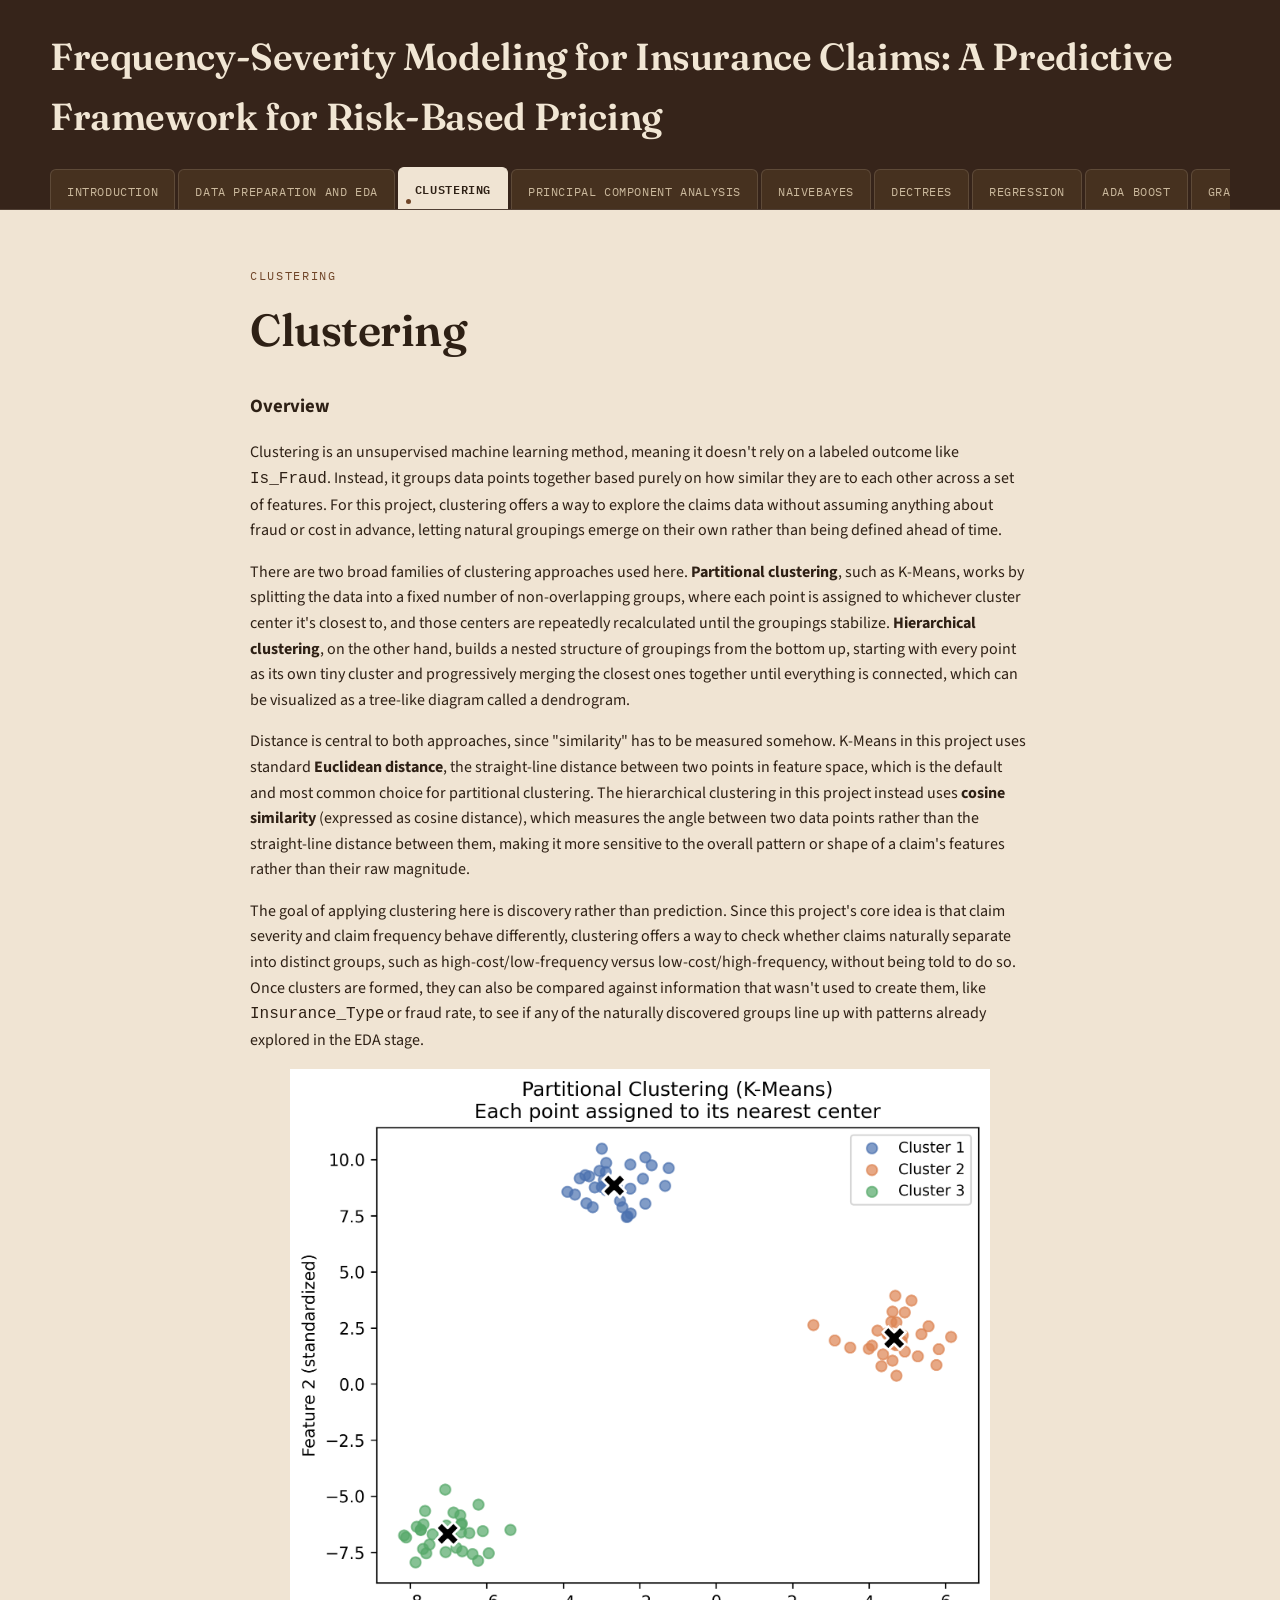
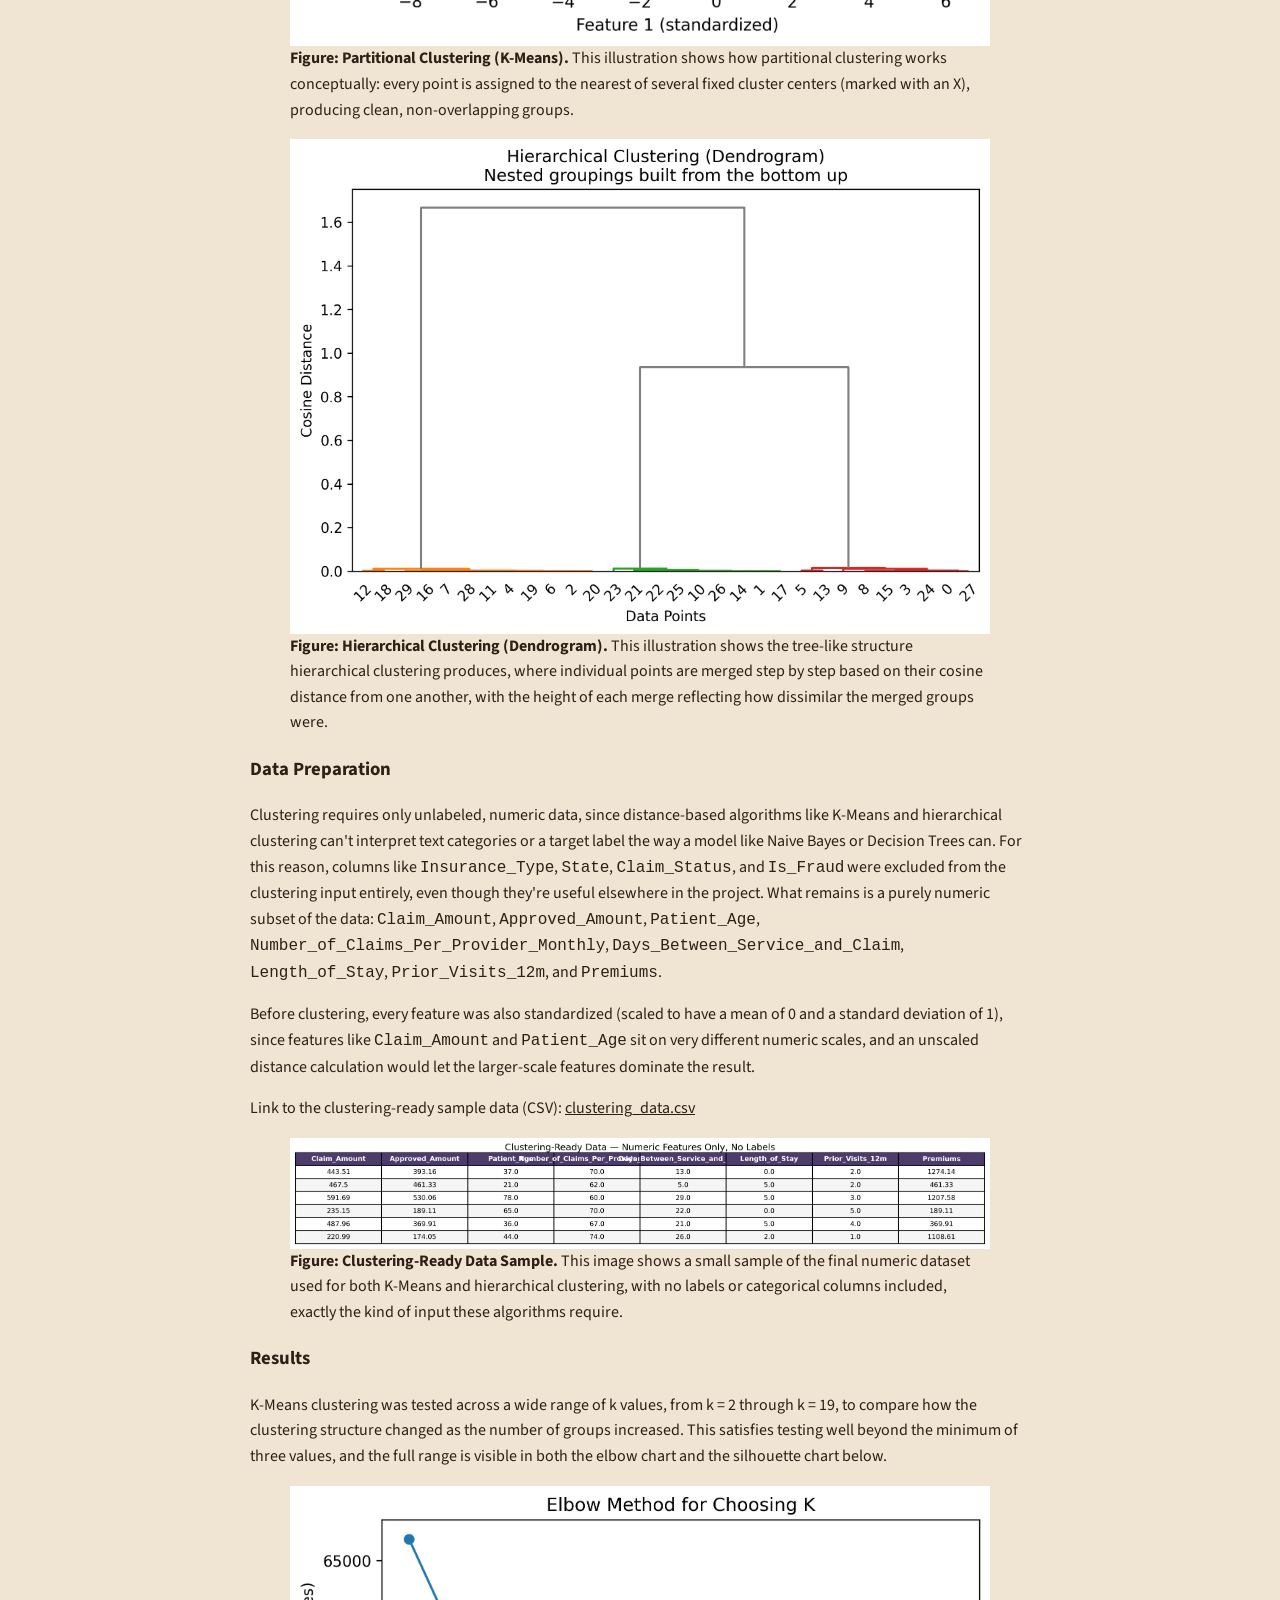
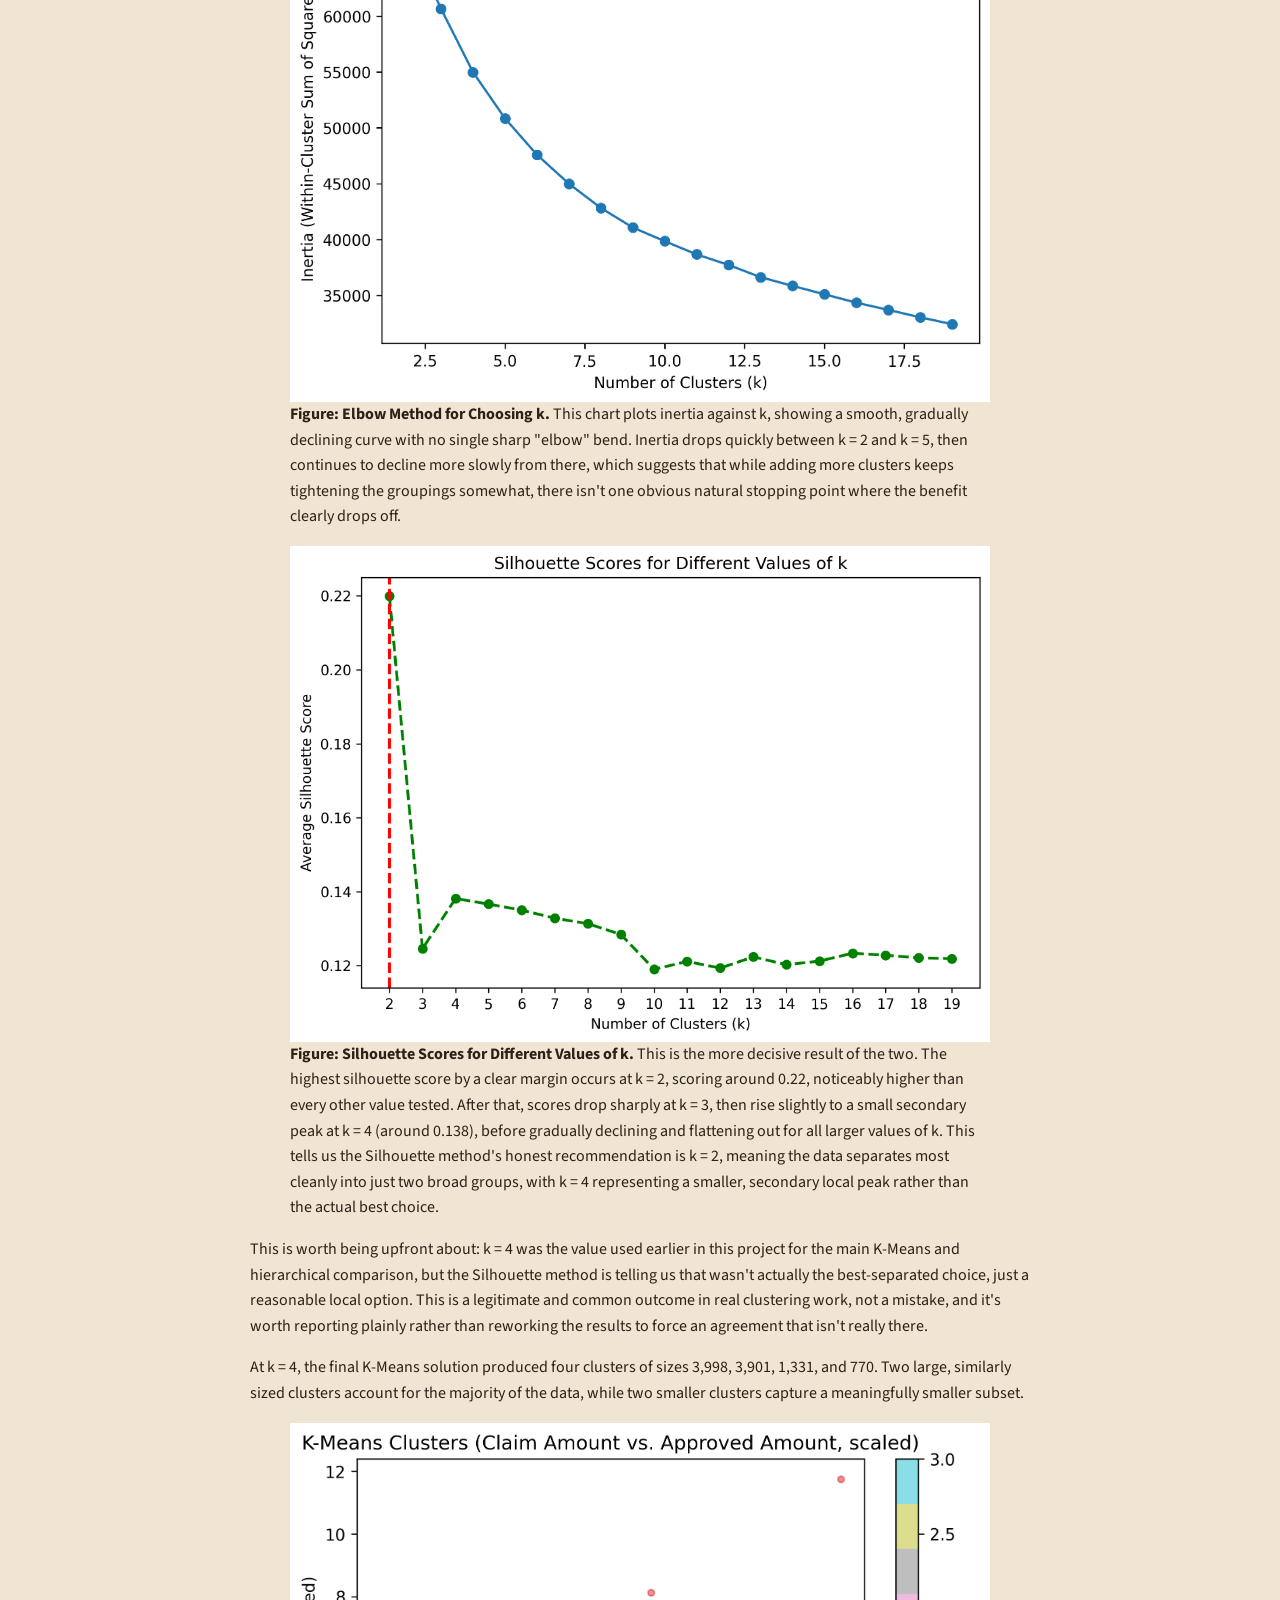
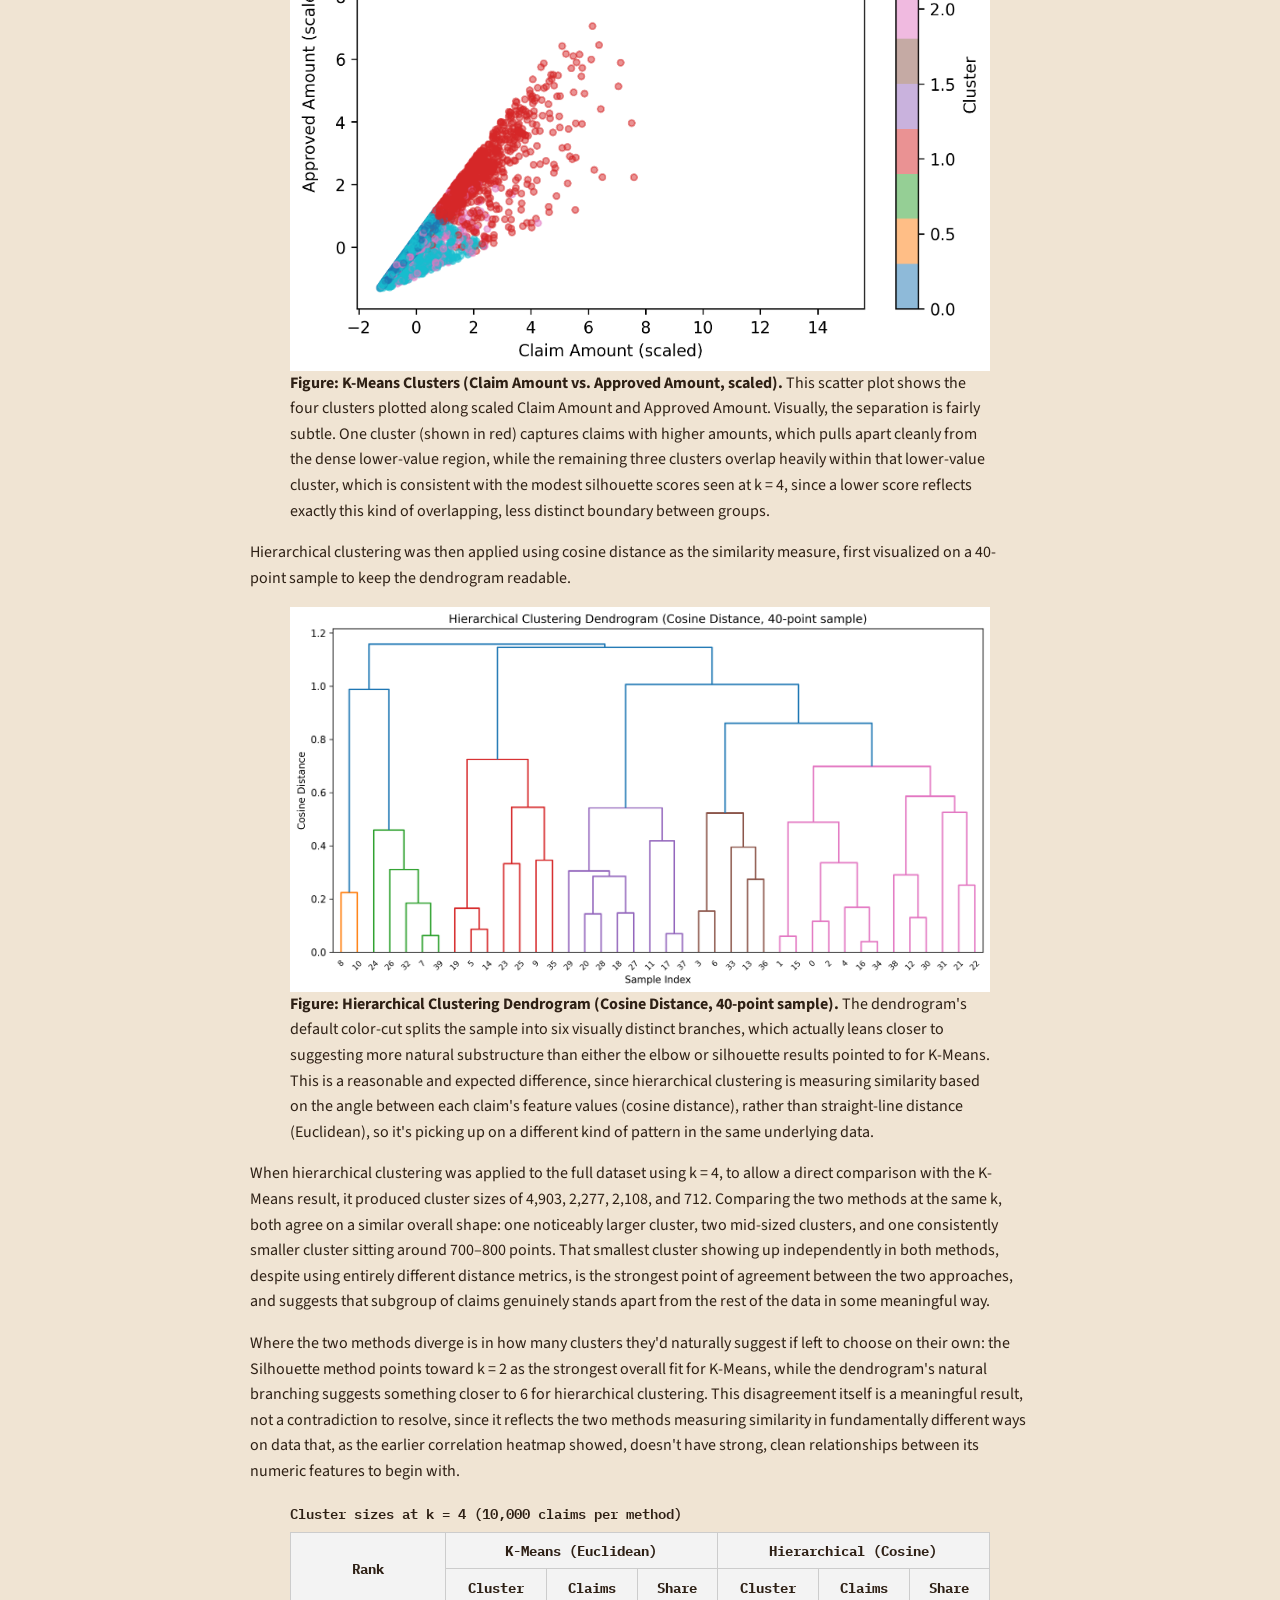
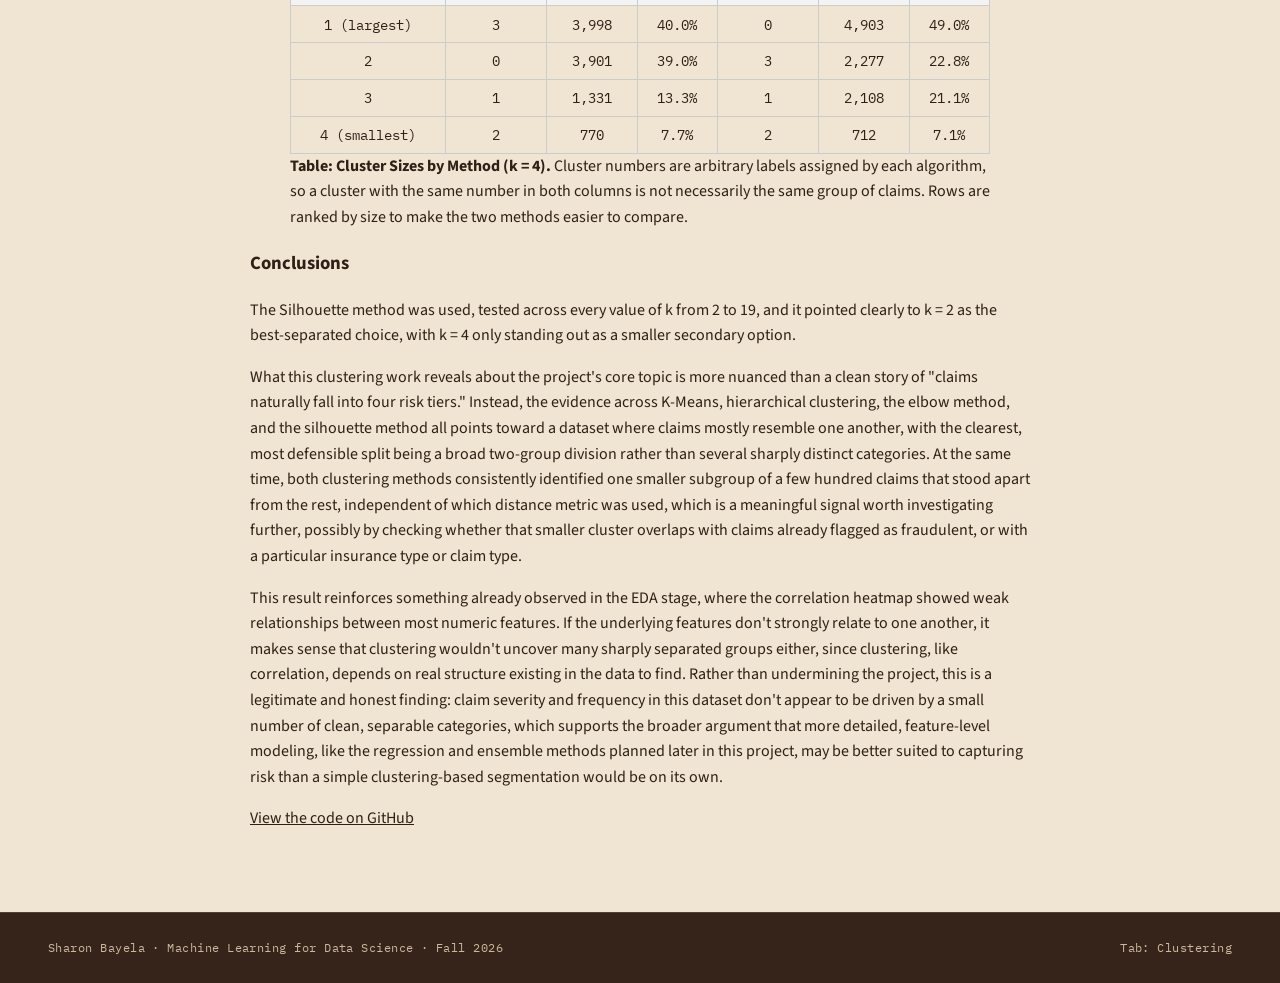
<file: clustering.html>
<!DOCTYPE html>
<html lang="en">
<head>
<meta charset="UTF-8">
<meta name="viewport" content="width=device-width, initial-scale=1.0">
<title>Clustering — Frequency-Severity Modeling for Insurance Claims</title>
<link rel="preconnect" href="https://fonts.googleapis.com">
<link href="https://fonts.googleapis.com/css2?family=Fraunces:wght@500;600;700&family=Source+Sans+3:wght@400;500;600&family=IBM+Plex+Mono:wght@400;500;600&display=swap" rel="stylesheet">
<link rel="stylesheet" href="styles.css">
</head>
<body>
<a class="skip-link" href="#main">Skip to content</a>
<header class="masthead">
  <div class="masthead-row">
    <div>
      <h1 class="file-title">Frequency-Severity Modeling for Insurance Claims: A Predictive Framework for Risk-Based Pricing</h1>
    </div>
  </div>
  <nav class="tabs-wrap" aria-label="Project sections">
    <ul class="tabs">
      <li><a href="index.html">Introduction</a></li>
      <li><a href="dataprep_eda.html">Data Preparation and EDA</a></li>
      <li><a href="clustering.html" class="active">Clustering</a></li>
      <li><a href="pca.html">Principal Component Analysis</a></li>
      <li><a href="naivebayes.html">NaiveBayes</a></li>
      <li><a href="dectrees.html">DecTrees</a></li>
      <li><a href="regression.html">Regression</a></li>
      <li><a href="adaboost.html">Ada Boost</a></li>
      <li><a href="gradient_boosting.html">Gradient Boosting</a></li>
      <li><a href="xgboost.html">XG Boost</a></li>
      <li><a href="conclusions.html">Conclusions</a></li>
    </ul>
  </nav>
</header>
<main id="main" class="case-file">
  <div class="case-inner">
    <p class="eyebrow">Clustering</p>
    <h2 class="page-title">Clustering</h2>

    <!-- OVERVIEW -->
    <section id="overview" class="content-section">
      <h3>Overview</h3>

      <p>Clustering is an unsupervised machine learning method, meaning it doesn't rely on a labeled outcome like <code>Is_Fraud</code>. Instead, it groups data points together based purely on how similar they are to each other across a set of features. For this project, clustering offers a way to explore the claims data without assuming anything about fraud or cost in advance, letting natural groupings emerge on their own rather than being defined ahead of time.</p>

      <p>There are two broad families of clustering approaches used here. <strong>Partitional clustering</strong>, such as K-Means, works by splitting the data into a fixed number of non-overlapping groups, where each point is assigned to whichever cluster center it's closest to, and those centers are repeatedly recalculated until the groupings stabilize. <strong>Hierarchical clustering</strong>, on the other hand, builds a nested structure of groupings from the bottom up, starting with every point as its own tiny cluster and progressively merging the closest ones together until everything is connected, which can be visualized as a tree-like diagram called a dendrogram.</p>

      <p>Distance is central to both approaches, since "similarity" has to be measured somehow. K-Means in this project uses standard <strong>Euclidean distance</strong>, the straight-line distance between two points in feature space, which is the default and most common choice for partitional clustering. The hierarchical clustering in this project instead uses <strong>cosine similarity</strong> (expressed as cosine distance), which measures the angle between two data points rather than the straight-line distance between them, making it more sensitive to the overall pattern or shape of a claim's features rather than their raw magnitude.</p>

      <p>The goal of applying clustering here is discovery rather than prediction. Since this project's core idea is that claim severity and claim frequency behave differently, clustering offers a way to check whether claims naturally separate into distinct groups, such as high-cost/low-frequency versus low-cost/high-frequency, without being told to do so. Once clusters are formed, they can also be compared against information that wasn't used to create them, like <code>Insurance_Type</code> or fraud rate, to see if any of the naturally discovered groups line up with patterns already explored in the EDA stage.</p>

      <figure>
        <img src="images/partitional_clustering_example.png" alt="Illustration of partitional clustering (K-Means) showing points assigned to the nearest of several cluster centers marked with an X" style="width:100%; height:auto; display:block;">
        <figcaption><strong>Figure: Partitional Clustering (K-Means).</strong> This illustration shows how partitional clustering works conceptually: every point is assigned to the nearest of several fixed cluster centers (marked with an X), producing clean, non-overlapping groups.</figcaption>
      </figure>

      <figure>
        <img src="images/hierarchical_clustering_example.png" alt="Dendrogram illustrating hierarchical clustering, with points merged step by step by cosine distance" style="width:100%; height:auto; display:block;">
        <figcaption><strong>Figure: Hierarchical Clustering (Dendrogram).</strong> This illustration shows the tree-like structure hierarchical clustering produces, where individual points are merged step by step based on their cosine distance from one another, with the height of each merge reflecting how dissimilar the merged groups were.</figcaption>
      </figure>
    </section>

    <!-- DATA PREP -->
    <section id="data-prep" class="content-section">
      <h3>Data Preparation</h3>

      <p>Clustering requires only unlabeled, numeric data, since distance-based algorithms like K-Means and hierarchical clustering can't interpret text categories or a target label the way a model like Naive Bayes or Decision Trees can. For this reason, columns like <code>Insurance_Type</code>, <code>State</code>, <code>Claim_Status</code>, and <code>Is_Fraud</code> were excluded from the clustering input entirely, even though they're useful elsewhere in the project. What remains is a purely numeric subset of the data: <code>Claim_Amount</code>, <code>Approved_Amount</code>, <code>Patient_Age</code>, <code>Number_of_Claims_Per_Provider_Monthly</code>, <code>Days_Between_Service_and_Claim</code>, <code>Length_of_Stay</code>, <code>Prior_Visits_12m</code>, and <code>Premiums</code>.</p>

      <p>Before clustering, every feature was also standardized (scaled to have a mean of 0 and a standard deviation of 1), since features like <code>Claim_Amount</code> and <code>Patient_Age</code> sit on very different numeric scales, and an unscaled distance calculation would let the larger-scale features dominate the result.</p>

      <p>Link to the clustering-ready sample data (CSV): <a href="data/clustering_results.csv" download>clustering_data.csv</a></p>

      <figure>
        <img src="images/clustering_data_sample.png" alt="Sample of the final numeric dataset used for K-Means and hierarchical clustering, with no labels or categorical columns" style="width:100%; height:auto; display:block;">
        <figcaption><strong>Figure: Clustering-Ready Data Sample.</strong> This image shows a small sample of the final numeric dataset used for both K-Means and hierarchical clustering, with no labels or categorical columns included, exactly the kind of input these algorithms require.</figcaption>
      </figure>
    </section>

    <!-- RESULTS -->
    <section id="results" class="content-section">
      <h3>Results</h3>

      <p>K-Means clustering was tested across a wide range of k values, from k = 2 through k = 19, to compare how the clustering structure changed as the number of groups increased. This satisfies testing well beyond the minimum of three values, and the full range is visible in both the elbow chart and the silhouette chart below.</p>

      <figure>
        <img src="images/kmeans_elbow.png" alt="Line chart of K-Means inertia against k from 2 to 19, showing a smooth decline with no sharp elbow" style="width:100%; height:auto; display:block;">
        <figcaption><strong>Figure: Elbow Method for Choosing k.</strong> This chart plots inertia against k, showing a smooth, gradually declining curve with no single sharp "elbow" bend. Inertia drops quickly between k = 2 and k = 5, then continues to decline more slowly from there, which suggests that while adding more clusters keeps tightening the groupings somewhat, there isn't one obvious natural stopping point where the benefit clearly drops off.</figcaption>
      </figure>

      <figure>
        <img src="images/silhouette_scores.png" alt="Chart of silhouette scores for k from 2 to 19, peaking at k = 2 with a smaller secondary peak at k = 4" style="width:100%; height:auto; display:block;">
        <figcaption><strong>Figure: Silhouette Scores for Different Values of k.</strong> This is the more decisive result of the two. The highest silhouette score by a clear margin occurs at k = 2, scoring around 0.22, noticeably higher than every other value tested. After that, scores drop sharply at k = 3, then rise slightly to a small secondary peak at k = 4 (around 0.138), before gradually declining and flattening out for all larger values of k. This tells us the Silhouette method's honest recommendation is k = 2, meaning the data separates most cleanly into just two broad groups, with k = 4 representing a smaller, secondary local peak rather than the actual best choice.</figcaption>
      </figure>

      <p>This is worth being upfront about: k = 4 was the value used earlier in this project for the main K-Means and hierarchical comparison, but the Silhouette method is telling us that wasn't actually the best-separated choice, just a reasonable local option. This is a legitimate and common outcome in real clustering work, not a mistake, and it's worth reporting plainly rather than reworking the results to force an agreement that isn't really there.</p>

      <p>At k = 4, the final K-Means solution produced four clusters of sizes 3,998, 3,901, 1,331, and 770. Two large, similarly sized clusters account for the majority of the data, while two smaller clusters capture a meaningfully smaller subset.</p>

      <figure>
        <img src="images/kmeans_clusters.png" alt="Scatter plot of the four K-Means clusters on scaled Claim Amount and Approved Amount, with one red cluster at higher amounts" style="width:100%; height:auto; display:block;">
        <figcaption><strong>Figure: K-Means Clusters (Claim Amount vs. Approved Amount, scaled).</strong> This scatter plot shows the four clusters plotted along scaled Claim Amount and Approved Amount. Visually, the separation is fairly subtle. One cluster (shown in red) captures claims with higher amounts, which pulls apart cleanly from the dense lower-value region, while the remaining three clusters overlap heavily within that lower-value cluster, which is consistent with the modest silhouette scores seen at k = 4, since a lower score reflects exactly this kind of overlapping, less distinct boundary between groups.</figcaption>
      </figure>

      <p>Hierarchical clustering was then applied using cosine distance as the similarity measure, first visualized on a 40-point sample to keep the dendrogram readable.</p>

      <figure>
        <img src="images/hierarchical_dendrogram.png" alt="Dendrogram of a 40-point sample using cosine distance, with six color-coded branches" style="width:100%; height:auto; display:block;">
        <figcaption><strong>Figure: Hierarchical Clustering Dendrogram (Cosine Distance, 40-point sample).</strong> The dendrogram's default color-cut splits the sample into six visually distinct branches, which actually leans closer to suggesting more natural substructure than either the elbow or silhouette results pointed to for K-Means. This is a reasonable and expected difference, since hierarchical clustering is measuring similarity based on the angle between each claim's feature values (cosine distance), rather than straight-line distance (Euclidean), so it's picking up on a different kind of pattern in the same underlying data.</figcaption>
      </figure>

      <p>When hierarchical clustering was applied to the full dataset using k = 4, to allow a direct comparison with the K-Means result, it produced cluster sizes of 4,903, 2,277, 2,108, and 712. Comparing the two methods at the same k, both agree on a similar overall shape: one noticeably larger cluster, two mid-sized clusters, and one consistently smaller cluster sitting around 700&ndash;800 points. That smallest cluster showing up independently in both methods, despite using entirely different distance metrics, is the strongest point of agreement between the two approaches, and suggests that subgroup of claims genuinely stands apart from the rest of the data in some meaningful way.</p>

      <p>Where the two methods diverge is in how many clusters they'd naturally suggest if left to choose on their own: the Silhouette method points toward k = 2 as the strongest overall fit for K-Means, while the dendrogram's natural branching suggests something closer to 6 for hierarchical clustering. This disagreement itself is a meaningful result, not a contradiction to resolve, since it reflects the two methods measuring similarity in fundamentally different ways on data that, as the earlier correlation heatmap showed, doesn't have strong, clean relationships between its numeric features to begin with.</p>
    </section>
    <figure>
  <table class="cluster-table">
    <caption>Cluster sizes at k = 4 (10,000 claims per method)</caption>
    <thead>
      <tr>
        <th rowspan="2">Rank</th>
        <th colspan="3">K-Means (Euclidean)</th>
        <th colspan="3">Hierarchical (Cosine)</th>
      </tr>
      <tr>
        <th>Cluster</th>
        <th>Claims</th>
        <th>Share</th>
        <th>Cluster</th>
        <th>Claims</th>
        <th>Share</th>
      </tr>
    </thead>
    <tbody>
      <tr><td>1 (largest)</td><td>3</td><td>3,998</td><td>40.0%</td><td>0</td><td>4,903</td><td>49.0%</td></tr>
      <tr><td>2</td><td>0</td><td>3,901</td><td>39.0%</td><td>3</td><td>2,277</td><td>22.8%</td></tr>
      <tr><td>3</td><td>1</td><td>1,331</td><td>13.3%</td><td>1</td><td>2,108</td><td>21.1%</td></tr>
      <tr><td>4 (smallest)</td><td>2</td><td>770</td><td>7.7%</td><td>2</td><td>712</td><td>7.1%</td></tr>
    </tbody>
  </table>
  <figcaption><strong>Table: Cluster Sizes by Method (k = 4).</strong> Cluster numbers are arbitrary labels assigned by each algorithm, so a cluster with the same number in both columns is not necessarily the same group of claims. Rows are ranked by size to make the two methods easier to compare.</figcaption>
</figure>

    <!-- CONCLUSIONS -->
    <section id="conclusions" class="content-section">
      <h3>Conclusions</h3>

      <p>The Silhouette method was used, tested across every value of k from 2 to 19, and it pointed clearly to k = 2 as the best-separated choice, with k = 4 only standing out as a smaller secondary option.</p>

      <p>What this clustering work reveals about the project's core topic is more nuanced than a clean story of "claims naturally fall into four risk tiers." Instead, the evidence across K-Means, hierarchical clustering, the elbow method, and the silhouette method all points toward a dataset where claims mostly resemble one another, with the clearest, most defensible split being a broad two-group division rather than several sharply distinct categories. At the same time, both clustering methods consistently identified one smaller subgroup of a few hundred claims that stood apart from the rest, independent of which distance metric was used, which is a meaningful signal worth investigating further, possibly by checking whether that smaller cluster overlaps with claims already flagged as fraudulent, or with a particular insurance type or claim type.</p>

      <p>This result reinforces something already observed in the EDA stage, where the correlation heatmap showed weak relationships between most numeric features. If the underlying features don't strongly relate to one another, it makes sense that clustering wouldn't uncover many sharply separated groups either, since clustering, like correlation, depends on real structure existing in the data to find. Rather than undermining the project, this is a legitimate and honest finding: claim severity and frequency in this dataset don't appear to be driven by a small number of clean, separable categories, which supports the broader argument that more detailed, feature-level modeling, like the regression and ensemble methods planned later in this project, may be better suited to capturing risk than a simple clustering-based segmentation would be on its own.</p>
    </section>
    <p>
      <a href="https://github.com/SharonBayela/Machine_learning_project_F26.git" target="_blank" rel="noopener">
          View the code on GitHub
      </a>
    </p>
  </div>
</main>
<footer class="site-footer">
  <span>Sharon Bayela &middot; Machine Learning for Data Science &middot; Fall 2026</span>
  <span>Tab: Clustering</span>
</footer>
</body>
</html>
</file>
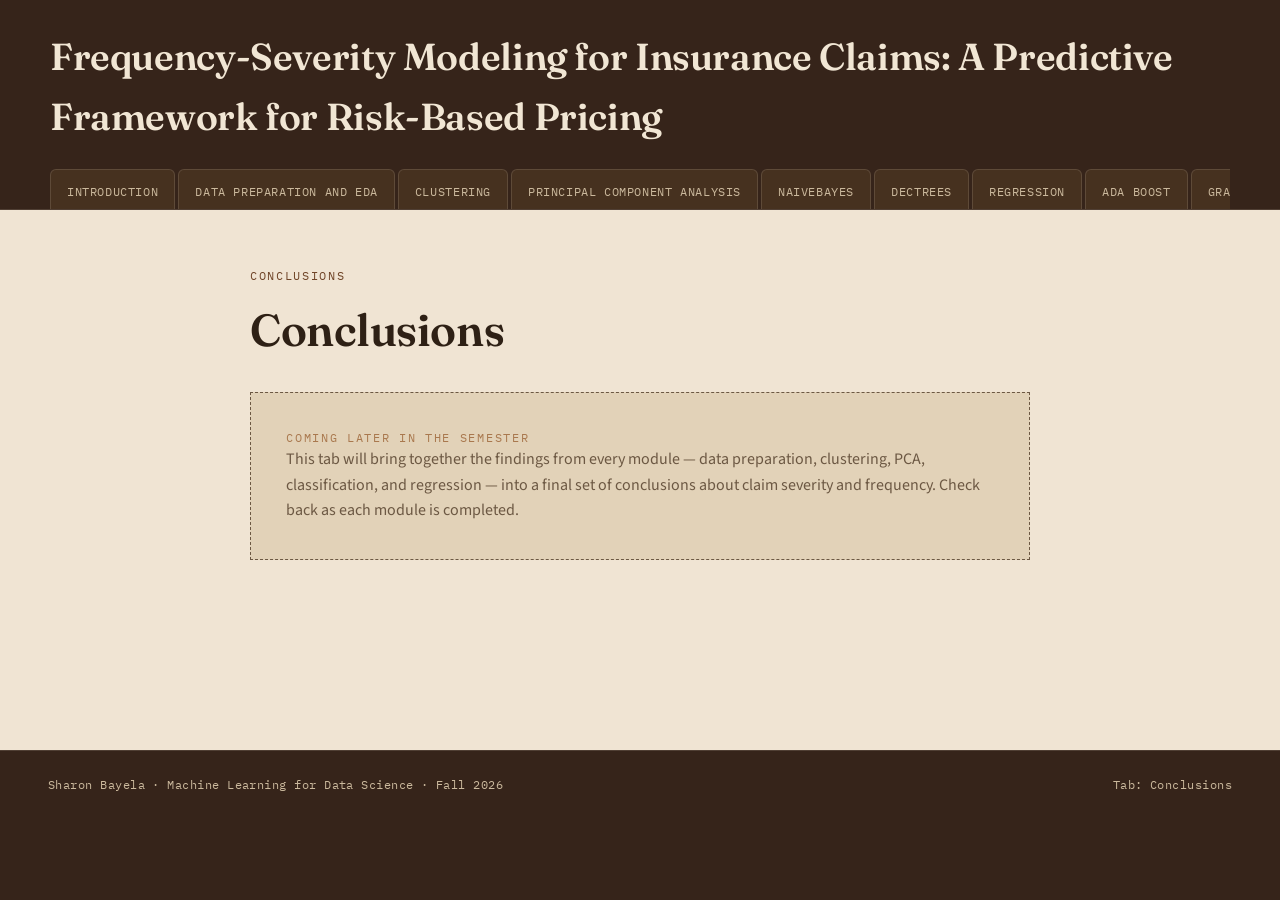
<file: conclusions.html>
<!DOCTYPE html>
<html lang="en">
<head>
<meta charset="UTF-8">
<meta name="viewport" content="width=device-width, initial-scale=1.0">
<title>Conclusions — Frequency-Severity Modeling for Insurance Claims</title>
<link rel="preconnect" href="https://fonts.googleapis.com">
<link href="https://fonts.googleapis.com/css2?family=Fraunces:wght@500;600;700&family=Source+Sans+3:wght@400;500;600&family=IBM+Plex+Mono:wght@400;500;600&display=swap" rel="stylesheet">
<link rel="stylesheet" href="styles.css">
</head>
<body>
<a class="skip-link" href="#main">Skip to content</a>
<header class="masthead">
  <div class="masthead-row">
    <div>
      <h1 class="file-title">Frequency-Severity Modeling for Insurance Claims: A Predictive Framework for Risk-Based Pricing</h1>
    </div>
  </div>
  <nav class="tabs-wrap" aria-label="Project sections">
    <ul class="tabs">
      <li><a href="index.html">Introduction</a></li>
      <li><a href="dataprep_eda.html">Data Preparation and EDA</a></li>
      <li><a href="clustering.html">Clustering</a></li>
      <li><a href="pca.html">Principal Component Analysis</a></li>
      <li><a href="naivebayes.html">NaiveBayes</a></li>
      <li><a href="dectrees.html">DecTrees</a></li>
      <li><a href="regression.html">Regression</a></li>
      <li><a href="adaboost.html">Ada Boost</a></li>
      <li><a href="gradient_boosting.html">Gradient Boosting</a></li>
      <li><a href="xgboost.html">XG Boost</a></li>
      <li><a href="conclusions.html" class="active">Conclusions</a></li>
    </ul>
  </nav>
</header>
<main id="main" class="case-file">
  <div class="case-inner">
    <p class="eyebrow">Conclusions</p>
    <h2 class="page-title">Conclusions</h2>
    <div class="placeholder">
      <p class="eyebrow">Coming later in the semester</p>
      <p>This tab will bring together the findings from every module &mdash; data preparation, clustering, PCA, classification, and regression &mdash; into a final set of conclusions about claim severity and frequency. Check back as each module is completed.</p>
    </div>
  </div>
</main>
<footer class="site-footer">
  <span>Sharon Bayela &middot; Machine Learning for Data Science &middot; Fall 2026</span>
  <span>Tab: Conclusions</span>
</footer>
</body>
</html>
</file>
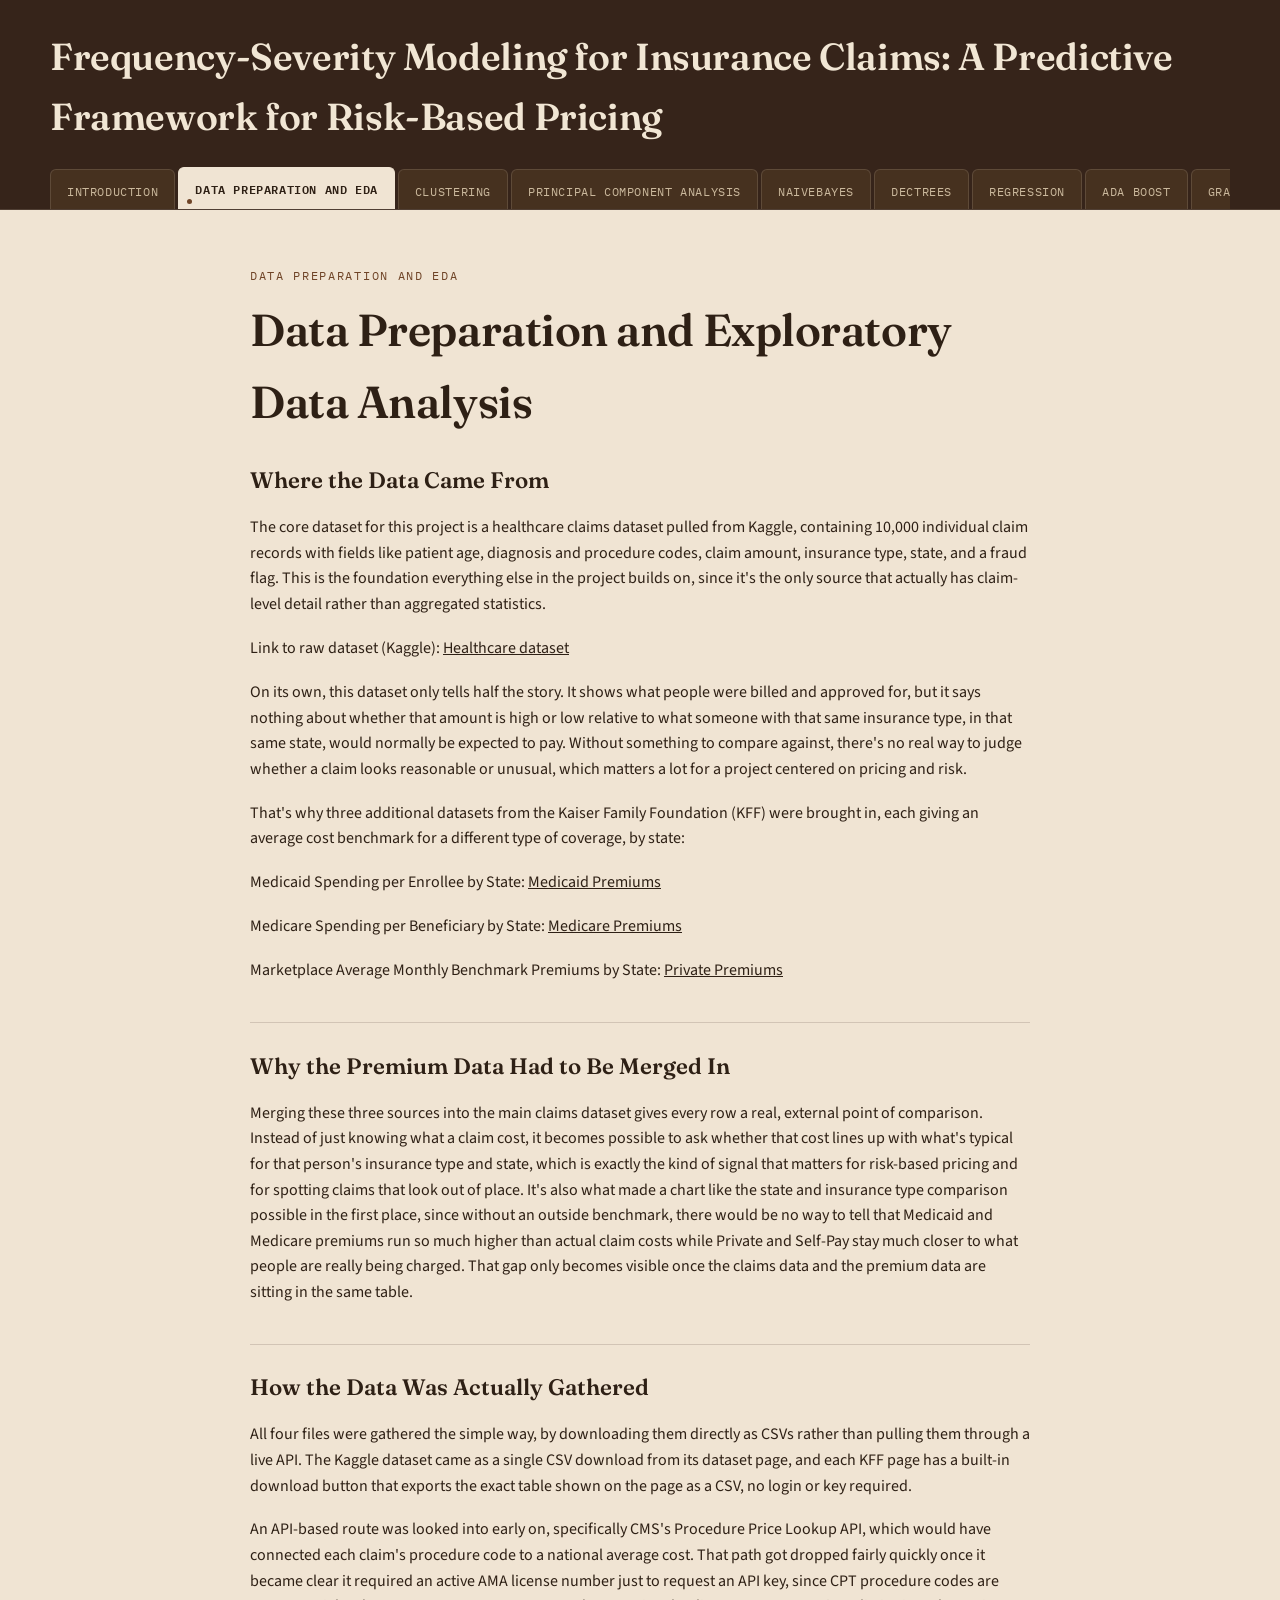
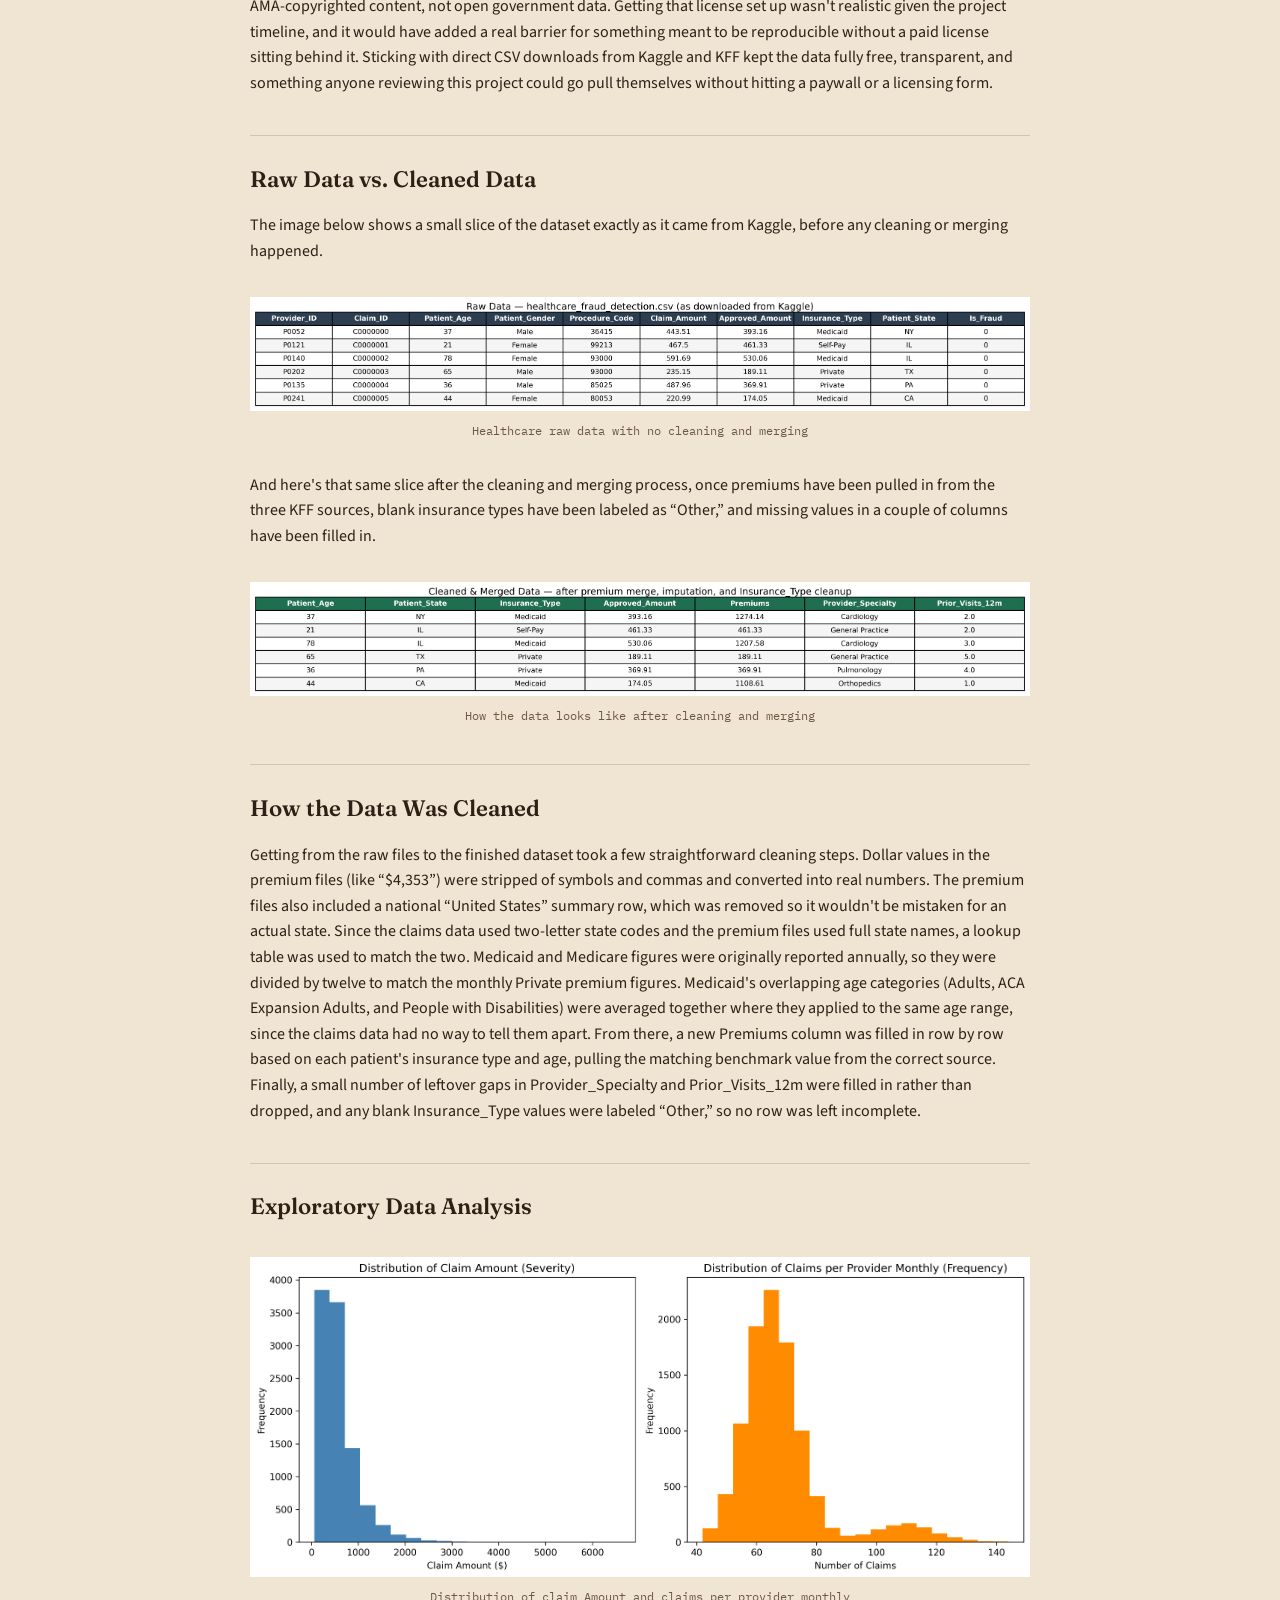
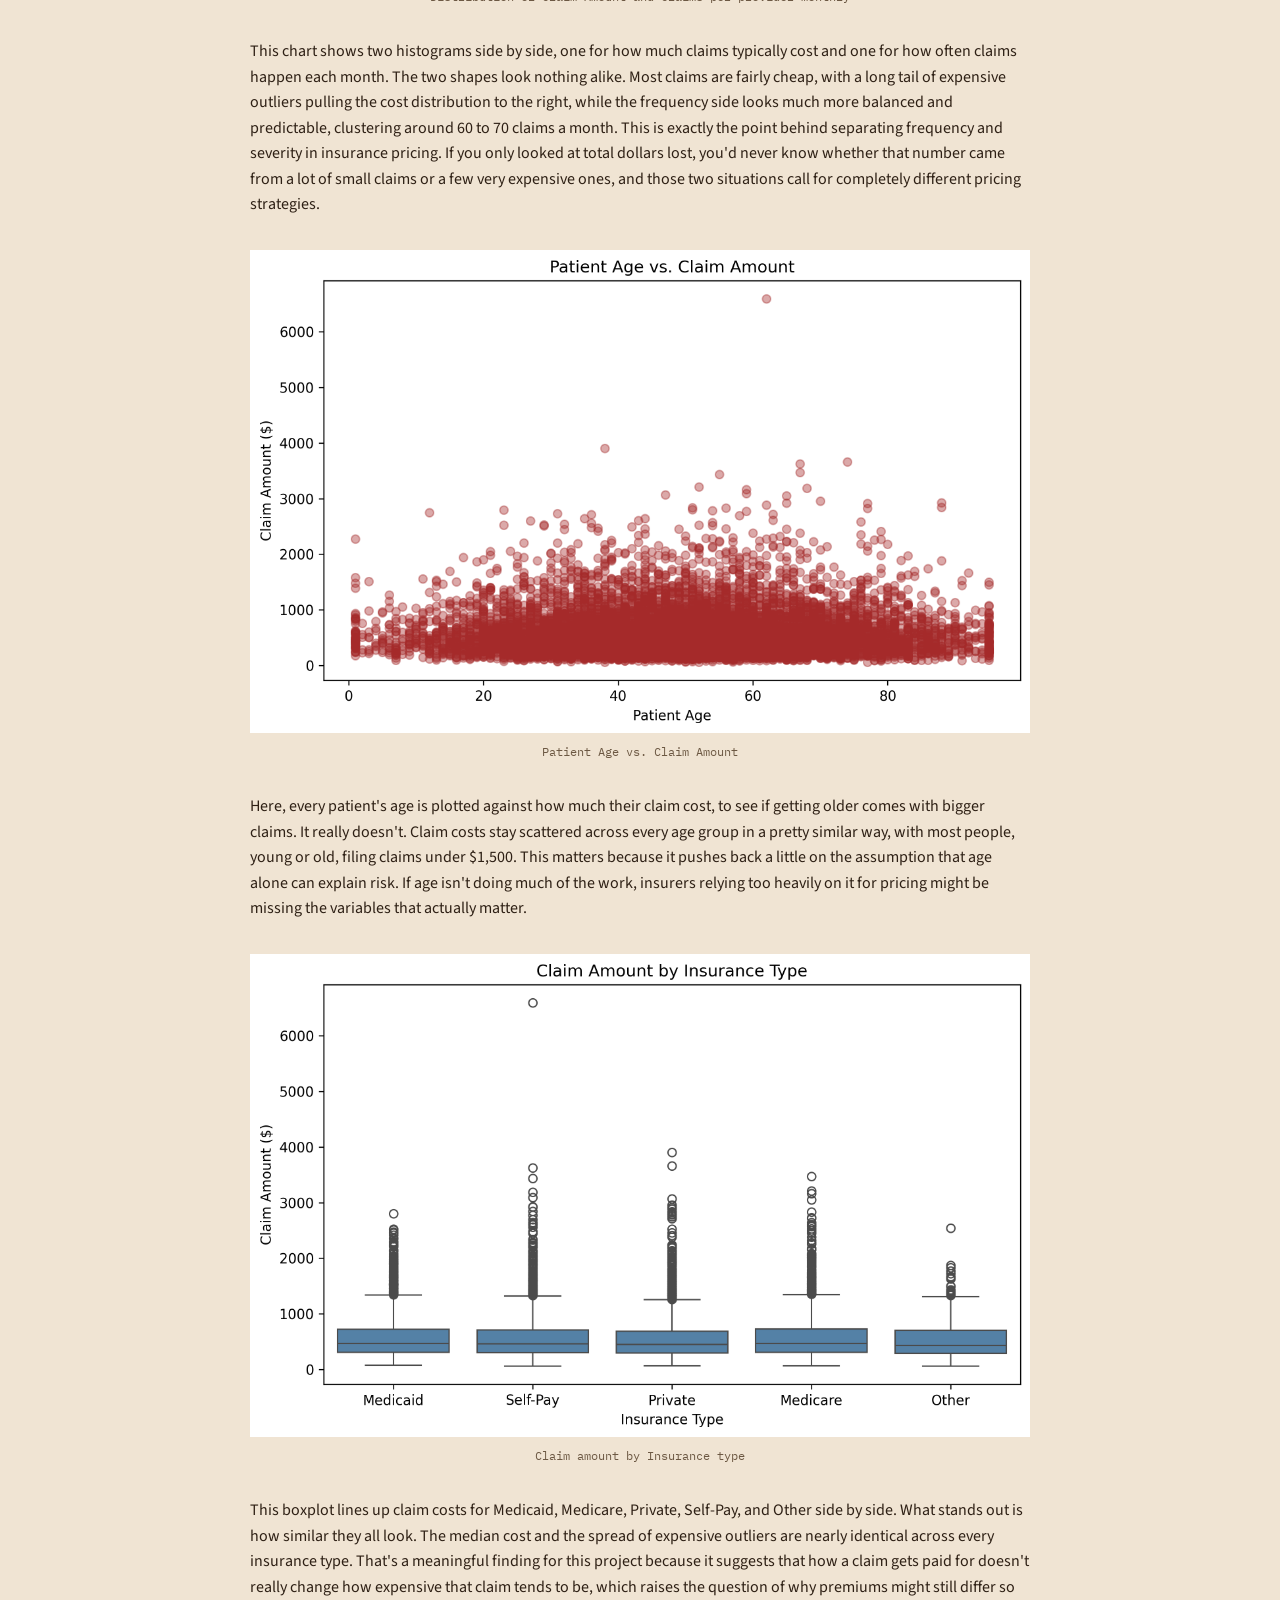
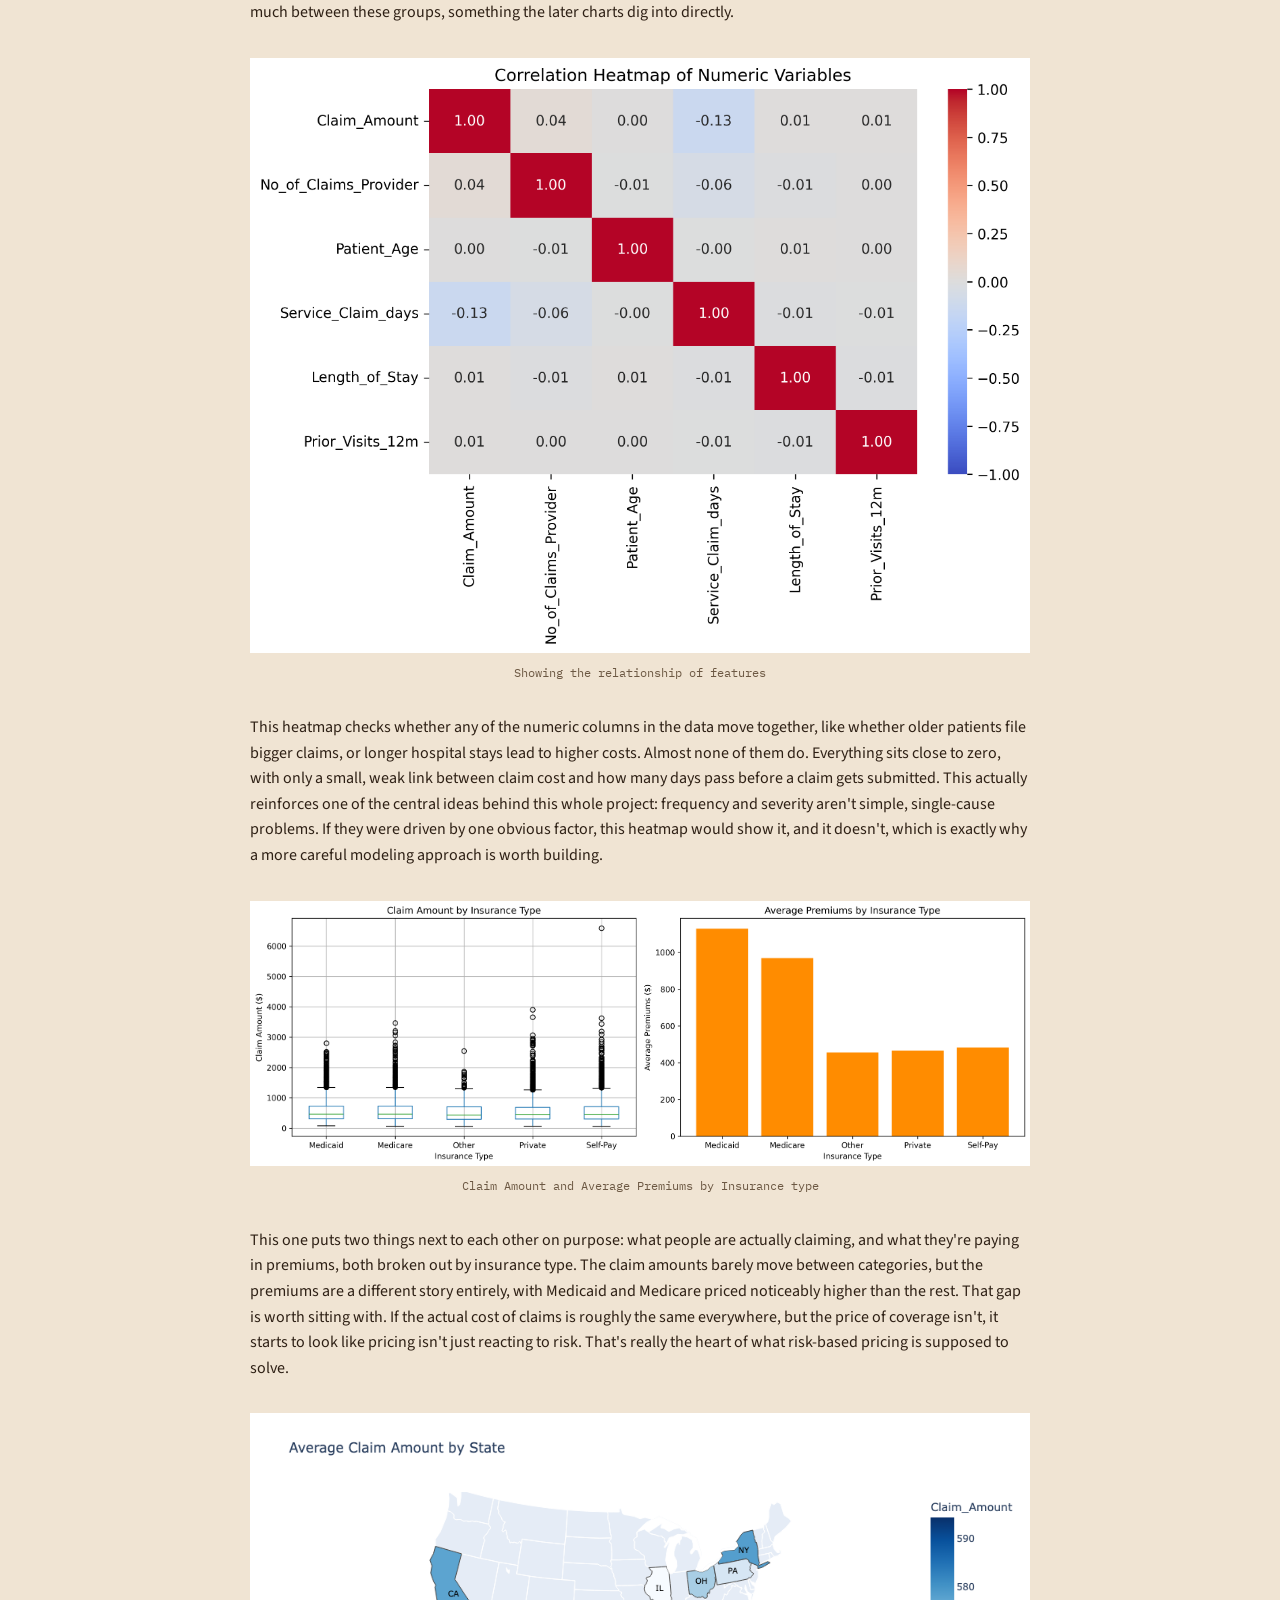
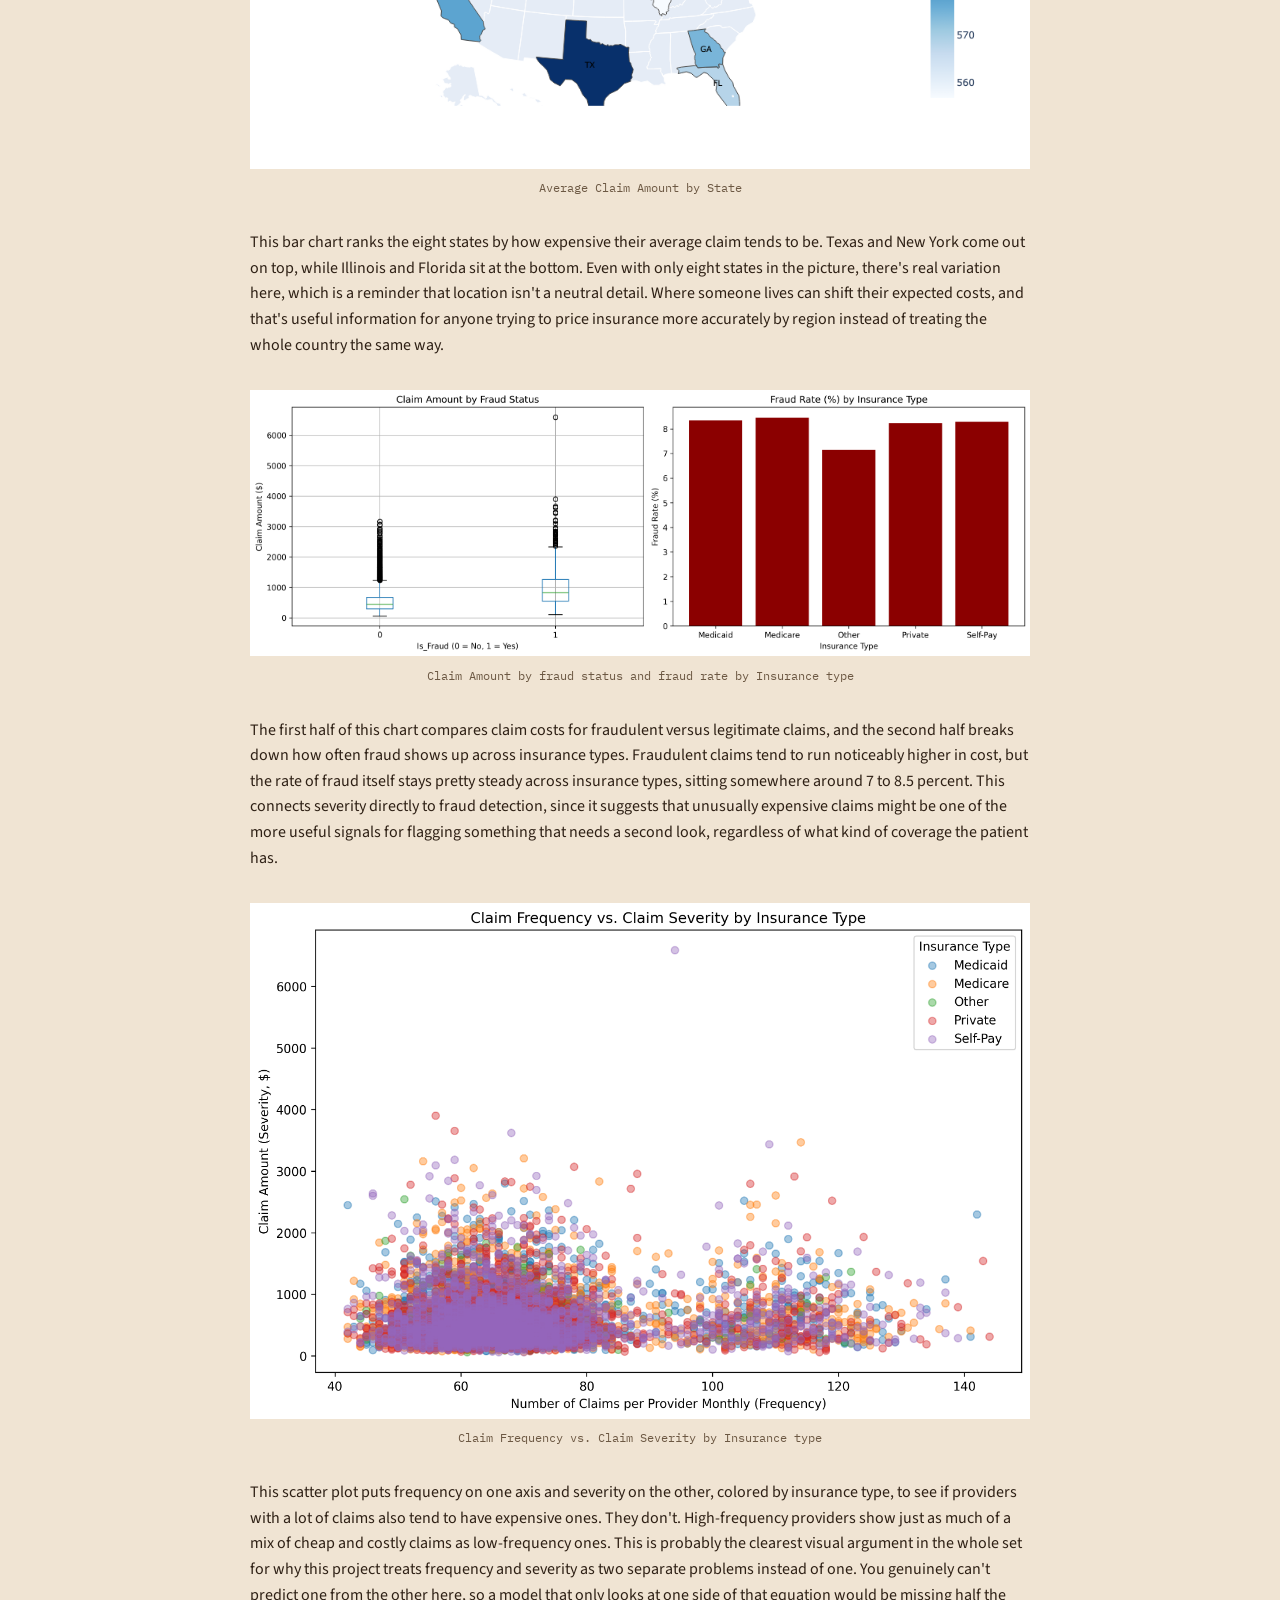
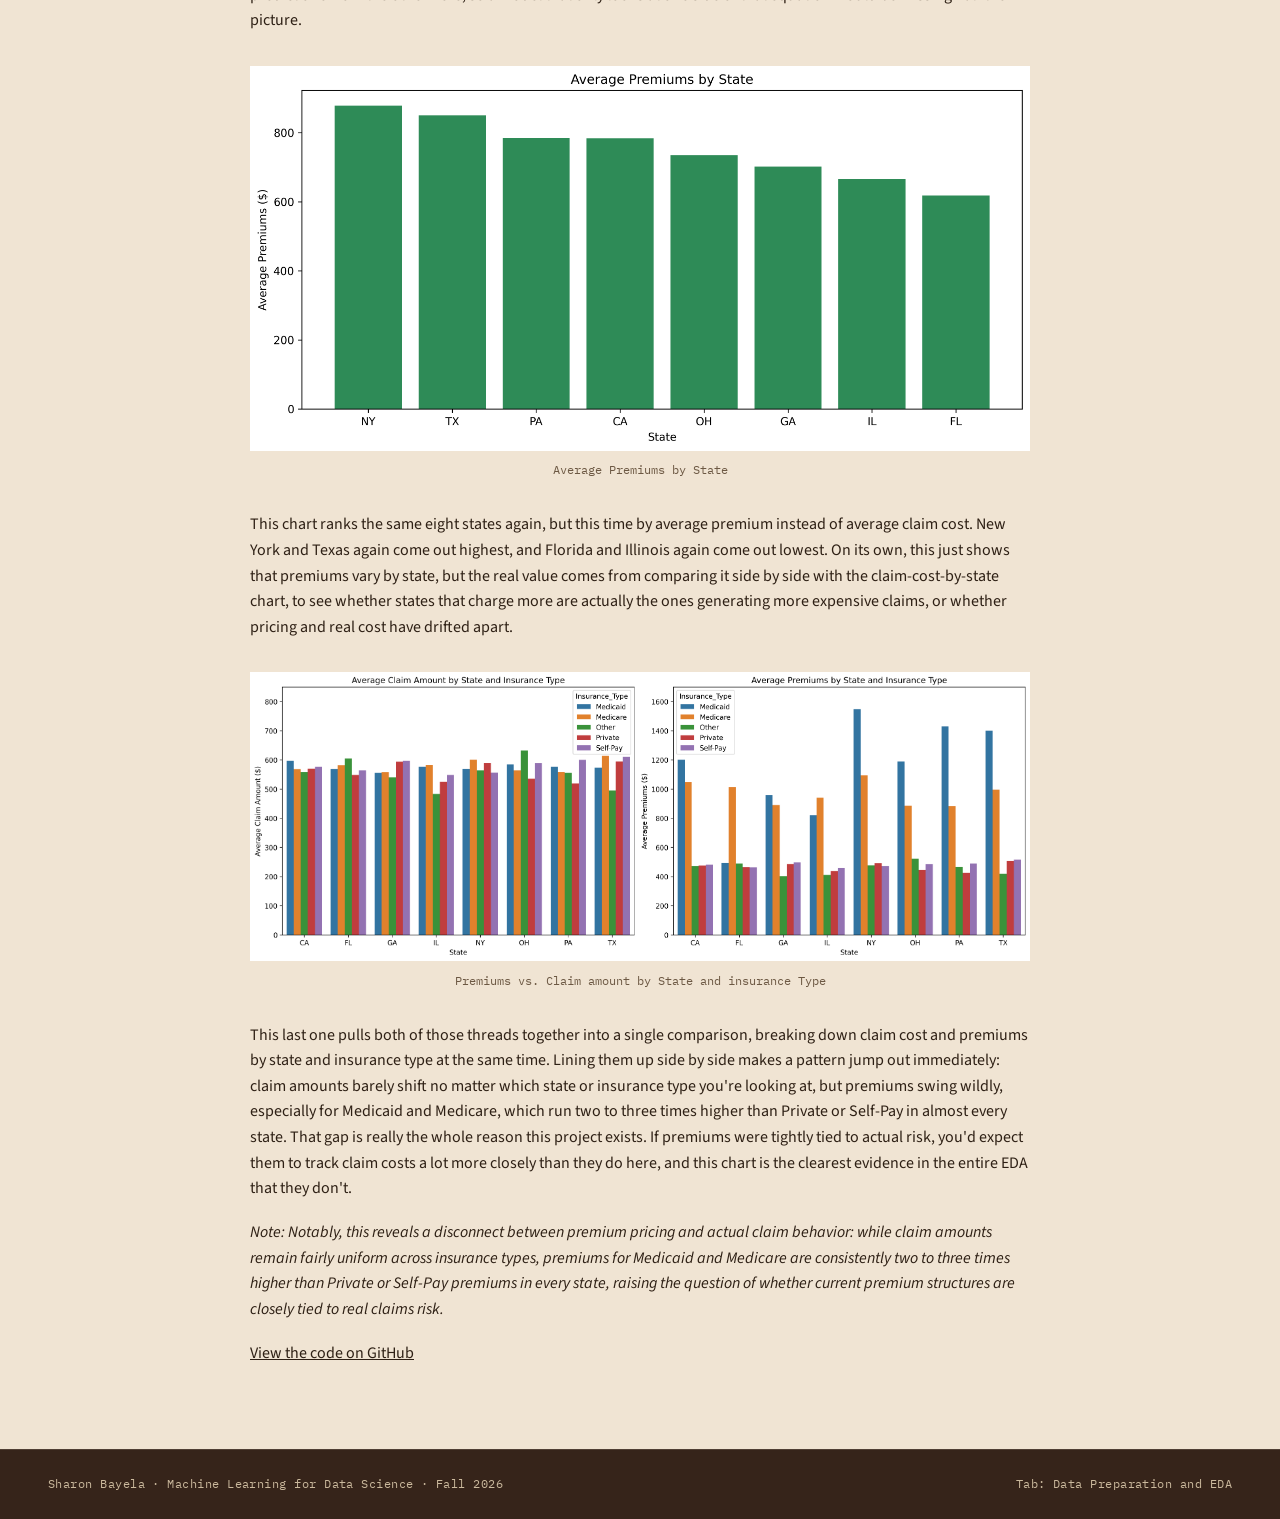
<file: dataprep_eda.html>
<!DOCTYPE html>
<html lang="en">
<head>
<meta charset="UTF-8">
<meta name="viewport" content="width=device-width, initial-scale=1.0">
<title>Data Preparation and EDA — Frequency-Severity Modeling for Insurance Claims</title>
<link rel="preconnect" href="https://fonts.googleapis.com">
<link href="https://fonts.googleapis.com/css2?family=Fraunces:wght@500;600;700&family=Source+Sans+3:wght@400;500;600&family=IBM+Plex+Mono:wght@400;500;600&display=swap" rel="stylesheet">
<link rel="stylesheet" href="styles.css">
</head>
<body>
<a class="skip-link" href="#main">Skip to content</a>
<header class="masthead">
  <div class="masthead-row">
    <div>
      <h1 class="file-title">Frequency-Severity Modeling for Insurance Claims: A Predictive Framework for Risk-Based Pricing</h1>
    </div>
  </div>
  <nav class="tabs-wrap" aria-label="Project sections">
    <ul class="tabs">
      <li><a href="index.html">Introduction</a></li>
      <li><a href="dataprep_eda.html" class="active">Data Preparation and EDA</a></li>
      <li><a href="clustering.html">Clustering</a></li>
      <li><a href="pca.html">Principal Component Analysis</a></li>
      <li><a href="naivebayes.html">NaiveBayes</a></li>
      <li><a href="dectrees.html">DecTrees</a></li>
      <li><a href="regression.html">Regression</a></li>
      <li><a href="adaboost.html">Ada Boost</a></li>
      <li><a href="gradient_boosting.html">Gradient Boosting</a></li>
      <li><a href="xgboost.html">XG Boost</a></li>
      <li><a href="conclusions.html">Conclusions</a></li>
    </ul>
  </nav>
</header>
<main id="main" class="case-file">
  <div class="case-inner">
    <p class="eyebrow">Data Preparation and EDA</p>
    <h2 class="page-title">Data Preparation and Exploratory Data Analysis</h2>

    <h3 class="section-heading">Where the Data Came From</h3>
    <div class="prose">
      <p>The core dataset for this project is a healthcare claims dataset pulled from Kaggle, containing 10,000 individual claim records with fields like patient age, diagnosis and procedure codes, claim amount, insurance type, state, and a fraud flag. This is the foundation everything else in the project builds on, since it's the only source that actually has claim-level detail rather than aggregated statistics.</p>

      <p>Link to raw dataset (Kaggle): <a href="https://www.kaggle.com/datasets/nudratabbas/healthcare-fraud-detection-dataset?utm_source=copilot.com">Healthcare dataset</a></p>

      <p>On its own, this dataset only tells half the story. It shows what people were billed and approved for, but it says nothing about whether that amount is high or low relative to what someone with that same insurance type, in that same state, would normally be expected to pay. Without something to compare against, there's no real way to judge whether a claim looks reasonable or unusual, which matters a lot for a project centered on pricing and risk.</p>

      <p>That's why three additional datasets from the Kaiser Family Foundation (KFF) were brought in, each giving an average cost benchmark for a different type of coverage, by state:</p>

      <p>Medicaid Spending per Enrollee by State: <a href="https://www.kff.org/medicaid/state-indicator/medicaid-spending-per-enrollee/">Medicaid Premiums</a></p>

      <p>Medicare Spending per Beneficiary by State: <a href="https://www.kff.org/medicare/state-indicator/per-beneficiary/">Medicare Premiums</a></p>

      <p>Marketplace Average Monthly Benchmark Premiums by State: <a href="https://www.kff.org/affordable-care-act/state-indicator/marketplace-average-benchmark-premiums/">Private Premiums</a></p>
    </div>

    <h3 class="section-heading">Why the Premium Data Had to Be Merged In</h3>
    <div class="prose">
      <p>Merging these three sources into the main claims dataset gives every row a real, external point of comparison. Instead of just knowing what a claim cost, it becomes possible to ask whether that cost lines up with what's typical for that person's insurance type and state, which is exactly the kind of signal that matters for risk-based pricing and for spotting claims that look out of place. It's also what made a chart like the state and insurance type comparison possible in the first place, since without an outside benchmark, there would be no way to tell that Medicaid and Medicare premiums run so much higher than actual claim costs while Private and Self-Pay stay much closer to what people are really being charged. That gap only becomes visible once the claims data and the premium data are sitting in the same table.</p>
    </div>

    <h3 class="section-heading">How the Data Was Actually Gathered</h3>
    <div class="prose">
      <p>All four files were gathered the simple way, by downloading them directly as CSVs rather than pulling them through a live API. The Kaggle dataset came as a single CSV download from its dataset page, and each KFF page has a built-in download button that exports the exact table shown on the page as a CSV, no login or key required.</p>

      <p>An API-based route was looked into early on, specifically CMS's Procedure Price Lookup API, which would have connected each claim's procedure code to a national average cost. That path got dropped fairly quickly once it became clear it required an active AMA license number just to request an API key, since CPT procedure codes are AMA-copyrighted content, not open government data. Getting that license set up wasn't realistic given the project timeline, and it would have added a real barrier for something meant to be reproducible without a paid license sitting behind it. Sticking with direct CSV downloads from Kaggle and KFF kept the data fully free, transparent, and something anyone reviewing this project could go pull themselves without hitting a paywall or a licensing form.</p>
    </div>

    <h3 class="section-heading">Raw Data vs. Cleaned Data</h3>
    <div class="prose">
      <p>The image below shows a small slice of the dataset exactly as it came from Kaggle, before any cleaning or merging happened.</p>
    </div>

    <figure class="figure-placeholder">
      <img src="images/raw_data_sample.png" alt="Healthcare raw data with no cleaning and merging" style="width:100%; height:auto; display:block;">
      <figcaption>Healthcare raw data with no cleaning and merging</figcaption>
    </figure>

    <div class="prose">
      <p>And here's that same slice after the cleaning and merging process, once premiums have been pulled in from the three KFF sources, blank insurance types have been labeled as &ldquo;Other,&rdquo; and missing values in a couple of columns have been filled in.</p>
    </div>

    <figure class="figure-placeholder">
      <img src="images/cleaned_data_sample.png" alt="How the data looks like after cleaning and merging" style="width:100%; height:auto; display:block;">
      <figcaption>How the data looks like after cleaning and merging</figcaption>
    </figure>

    <h3 class="section-heading">How the Data Was Cleaned</h3>
    <div class="prose">
      <p>Getting from the raw files to the finished dataset took a few straightforward cleaning steps. Dollar values in the premium files (like &ldquo;$4,353&rdquo;) were stripped of symbols and commas and converted into real numbers. The premium files also included a national &ldquo;United States&rdquo; summary row, which was removed so it wouldn't be mistaken for an actual state. Since the claims data used two-letter state codes and the premium files used full state names, a lookup table was used to match the two. Medicaid and Medicare figures were originally reported annually, so they were divided by twelve to match the monthly Private premium figures. Medicaid's overlapping age categories (Adults, ACA Expansion Adults, and People with Disabilities) were averaged together where they applied to the same age range, since the claims data had no way to tell them apart. From there, a new Premiums column was filled in row by row based on each patient's insurance type and age, pulling the matching benchmark value from the correct source. Finally, a small number of leftover gaps in Provider_Specialty and Prior_Visits_12m were filled in rather than dropped, and any blank Insurance_Type values were labeled &ldquo;Other,&rdquo; so no row was left incomplete.</p>
    </div>

    <h3 class="section-heading">Exploratory Data Analysis</h3>

    <figure class="figure-placeholder">
      <img src="images/frequency_severity_histograms.png" alt="Distribution of claim Amount and claims per provider monthly" style="width:100%; height:auto; display:block;">
      <figcaption>Distribution of claim Amount and claims per provider monthly</figcaption>
    </figure>

    <div class="prose">
      <p>This chart shows two histograms side by side, one for how much claims typically cost and one for how often claims happen each month. The two shapes look nothing alike. Most claims are fairly cheap, with a long tail of expensive outliers pulling the cost distribution to the right, while the frequency side looks much more balanced and predictable, clustering around 60 to 70 claims a month. This is exactly the point behind separating frequency and severity in insurance pricing. If you only looked at total dollars lost, you'd never know whether that number came from a lot of small claims or a few very expensive ones, and those two situations call for completely different pricing strategies.</p>
    </div>

    <figure class="figure-placeholder">
      <img src="images/age_vs_claim_amount.png" alt="Patient Age vs. Claim Amount" style="width:100%; height:auto; display:block;">
      <figcaption>Patient Age vs. Claim Amount</figcaption>
    </figure>

    <div class="prose">
      <p>Here, every patient's age is plotted against how much their claim cost, to see if getting older comes with bigger claims. It really doesn't. Claim costs stay scattered across every age group in a pretty similar way, with most people, young or old, filing claims under $1,500. This matters because it pushes back a little on the assumption that age alone can explain risk. If age isn't doing much of the work, insurers relying too heavily on it for pricing might be missing the variables that actually matter.</p>
    </div>

    <figure class="figure-placeholder">
      <img src="images/claim_amount_boxplot.png" alt="Claim amount by Insurance type" style="width:100%; height:auto; display:block;">
      <figcaption>Claim amount by Insurance type</figcaption>
    </figure>

    <div class="prose">
      <p>This boxplot lines up claim costs for Medicaid, Medicare, Private, Self-Pay, and Other side by side. What stands out is how similar they all look. The median cost and the spread of expensive outliers are nearly identical across every insurance type. That's a meaningful finding for this project because it suggests that how a claim gets paid for doesn't really change how expensive that claim tends to be, which raises the question of why premiums might still differ so much between these groups, something the later charts dig into directly.</p>
    </div>

    <figure class="figure-placeholder">
      <img src="images/correlation_heatmap.png" alt="Showing the relationship of features" style="width:100%; height:auto; display:block;">
      <figcaption>Showing the relationship of features</figcaption>
    </figure>

    <div class="prose">
      <p>This heatmap checks whether any of the numeric columns in the data move together, like whether older patients file bigger claims, or longer hospital stays lead to higher costs. Almost none of them do. Everything sits close to zero, with only a small, weak link between claim cost and how many days pass before a claim gets submitted. This actually reinforces one of the central ideas behind this whole project: frequency and severity aren't simple, single-cause problems. If they were driven by one obvious factor, this heatmap would show it, and it doesn't, which is exactly why a more careful modeling approach is worth building.</p>
    </div>

    <figure class="figure-placeholder">
      <img src="images/claimamount_premiums_by_type.png" alt="Claim Amount and Average Premiums by Insurance type" style="width:100%; height:auto; display:block;">
      <figcaption>Claim Amount and Average Premiums by Insurance type</figcaption>
    </figure>

    <div class="prose">
      <p>This one puts two things next to each other on purpose: what people are actually claiming, and what they're paying in premiums, both broken out by insurance type. The claim amounts barely move between categories, but the premiums are a different story entirely, with Medicaid and Medicare priced noticeably higher than the rest. That gap is worth sitting with. If the actual cost of claims is roughly the same everywhere, but the price of coverage isn't, it starts to look like pricing isn't just reacting to risk. That's really the heart of what risk-based pricing is supposed to solve.</p>
    </div>

    <figure class="figure-placeholder">
      <img src="images/Average claim amount by state.png" alt="Average Claim Amount by State" style="width:100%; height:auto; display:block;">
      <figcaption>Average Claim Amount by State</figcaption>
    </figure>

    <div class="prose">
      <p>This bar chart ranks the eight states by how expensive their average claim tends to be. Texas and New York come out on top, while Illinois and Florida sit at the bottom. Even with only eight states in the picture, there's real variation here, which is a reminder that location isn't a neutral detail. Where someone lives can shift their expected costs, and that's useful information for anyone trying to price insurance more accurately by region instead of treating the whole country the same way.</p>
    </div>

    <figure class="figure-placeholder">
      <img src="images/fraud_connection.png" alt="Claim Amount by fraud status and fraud rate by Insurance type" style="width:100%; height:auto; display:block;">
      <figcaption>Claim Amount by fraud status and fraud rate by Insurance type</figcaption>
    </figure>

    <div class="prose">
      <p>The first half of this chart compares claim costs for fraudulent versus legitimate claims, and the second half breaks down how often fraud shows up across insurance types. Fraudulent claims tend to run noticeably higher in cost, but the rate of fraud itself stays pretty steady across insurance types, sitting somewhere around 7 to 8.5 percent. This connects severity directly to fraud detection, since it suggests that unusually expensive claims might be one of the more useful signals for flagging something that needs a second look, regardless of what kind of coverage the patient has.</p>
    </div>

    <figure class="figure-placeholder">
      <img src="images/frequency_vs_severity_scatter.png" alt="Claim Frequency vs. Claim Severity by Insurance type" style="width:100%; height:auto; display:block;">
      <figcaption>Claim Frequency vs. Claim Severity by Insurance type</figcaption>
    </figure>

    <div class="prose">
      <p>This scatter plot puts frequency on one axis and severity on the other, colored by insurance type, to see if providers with a lot of claims also tend to have expensive ones. They don't. High-frequency providers show just as much of a mix of cheap and costly claims as low-frequency ones. This is probably the clearest visual argument in the whole set for why this project treats frequency and severity as two separate problems instead of one. You genuinely can't predict one from the other here, so a model that only looks at one side of that equation would be missing half the picture.</p>
    </div>

    <figure class="figure-placeholder">
      <img src="images/premiums_by_state.png" alt="Average Premiums by State" style="width:100%; height:auto; display:block;">
      <figcaption>Average Premiums by State</figcaption>
    </figure>

    <div class="prose">
      <p>This chart ranks the same eight states again, but this time by average premium instead of average claim cost. New York and Texas again come out highest, and Florida and Illinois again come out lowest. On its own, this just shows that premiums vary by state, but the real value comes from comparing it side by side with the claim-cost-by-state chart, to see whether states that charge more are actually the ones generating more expensive claims, or whether pricing and real cost have drifted apart.</p>
    </div>

    <figure class="figure-placeholder">
      <img src="images/premiums_vs_claims_by_state_and_type.png" alt="Premiums vs. Claim amount by State and insurance Type" style="width:100%; height:auto; display:block;">
      <figcaption>Premiums vs. Claim amount by State and insurance Type</figcaption>
    </figure>

    <div class="prose">
      <p>This last one pulls both of those threads together into a single comparison, breaking down claim cost and premiums by state and insurance type at the same time. Lining them up side by side makes a pattern jump out immediately: claim amounts barely shift no matter which state or insurance type you're looking at, but premiums swing wildly, especially for Medicaid and Medicare, which run two to three times higher than Private or Self-Pay in almost every state. That gap is really the whole reason this project exists. If premiums were tightly tied to actual risk, you'd expect them to track claim costs a lot more closely than they do here, and this chart is the clearest evidence in the entire EDA that they don't.</p>

      <p><em>Note: Notably, this reveals a disconnect between premium pricing and actual claim behavior: while claim amounts remain fairly uniform across insurance types, premiums for Medicaid and Medicare are consistently two to three times higher than Private or Self-Pay premiums in every state, raising the question of whether current premium structures are closely tied to real claims risk.</em></p>
      <p>
        <a href="https://github.com/SharonBayela/Machine_learning_project_F26.git" target="_blank" rel="noopener">
          View the code on GitHub
        </a>
      </p>
    </div>
  </div>
</main>
<footer class="site-footer">
  <span>Sharon Bayela &middot; Machine Learning for Data Science &middot; Fall 2026</span>
  <span>Tab: Data Preparation and EDA</span>
</footer>
</body>
</html>
</file>
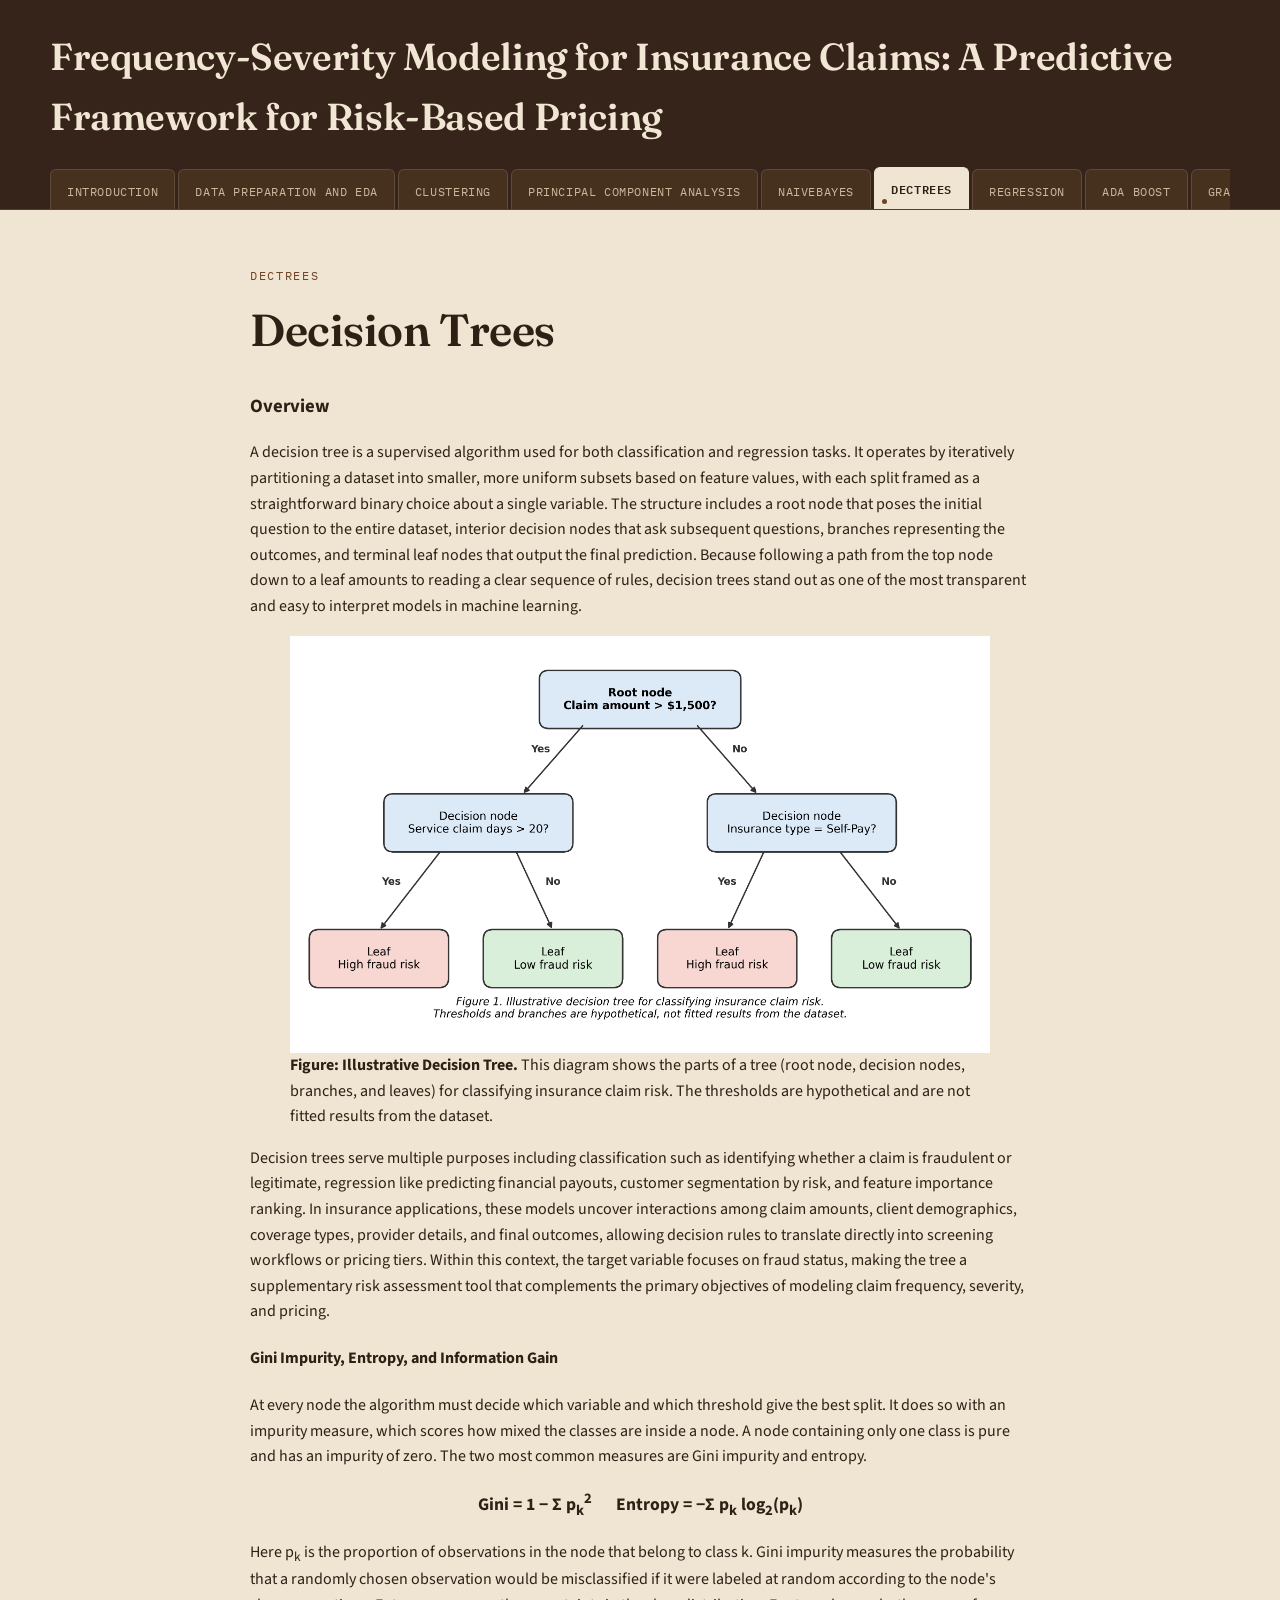
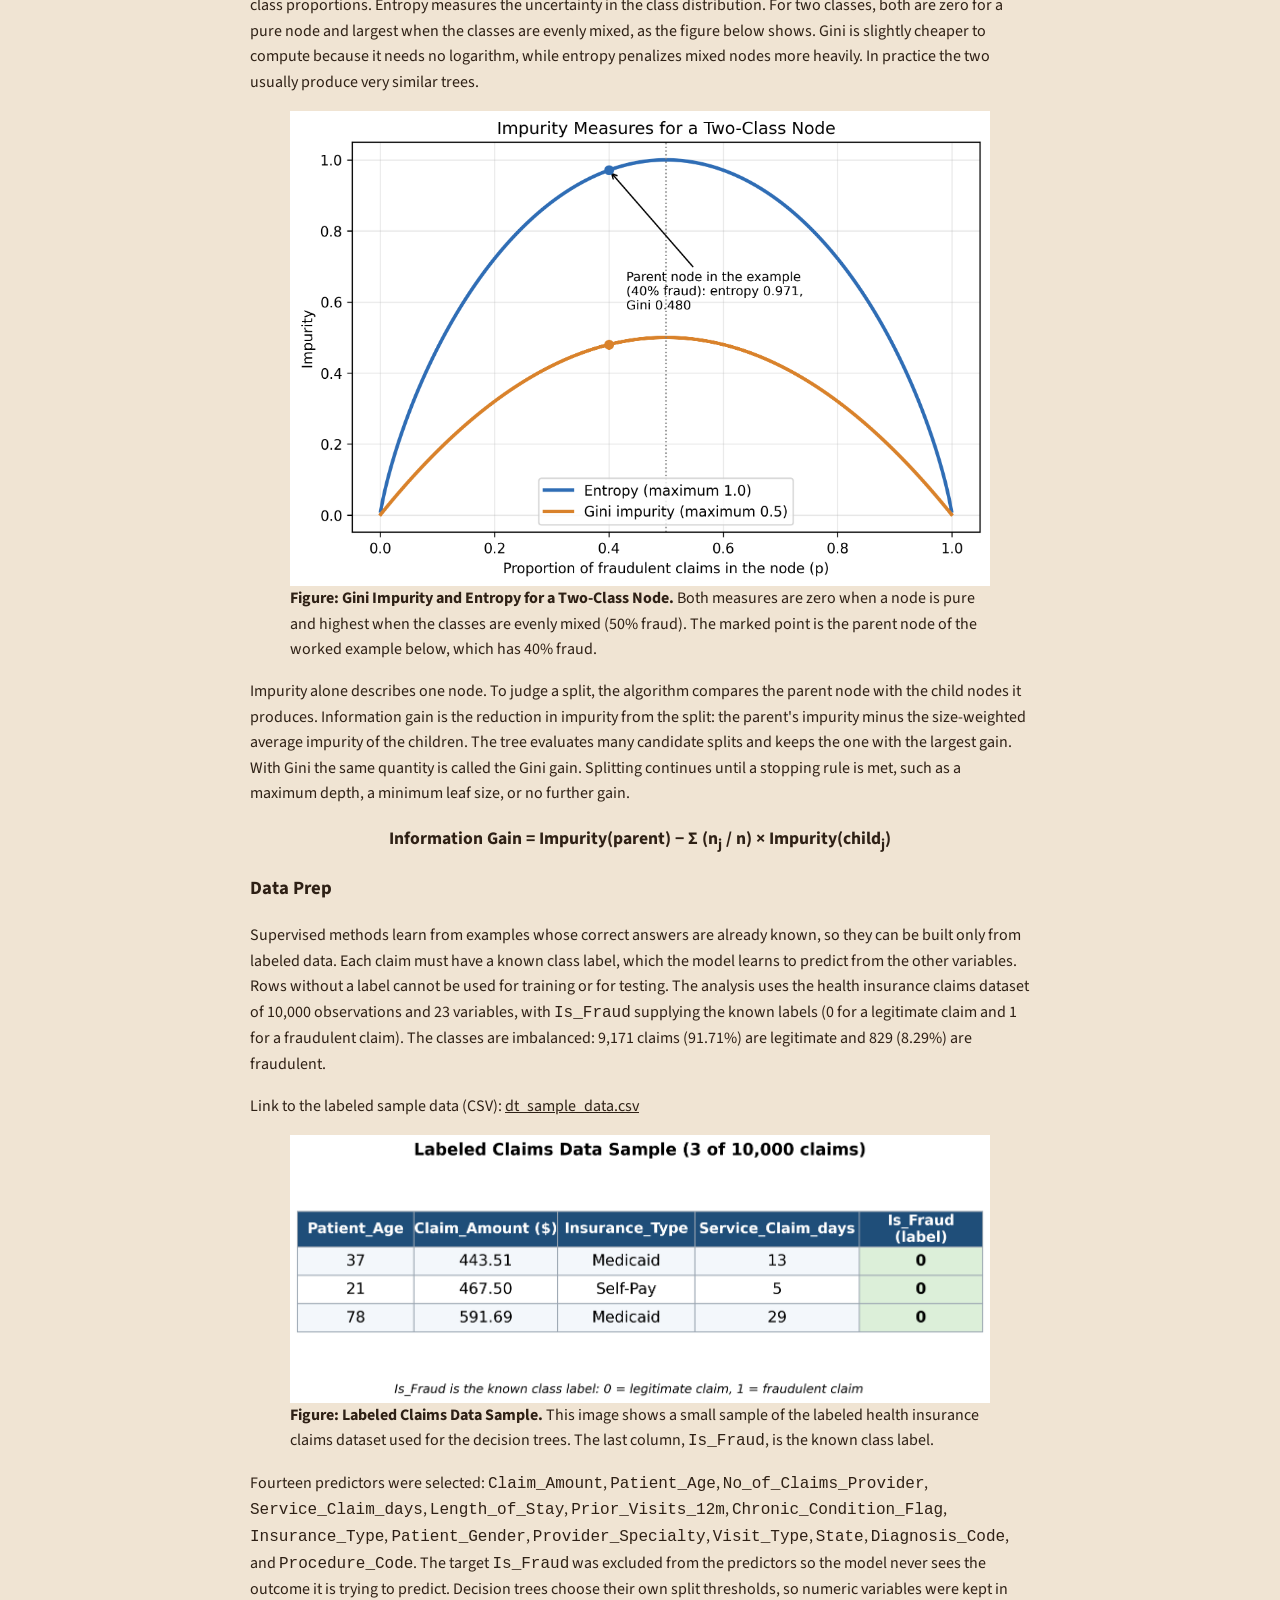
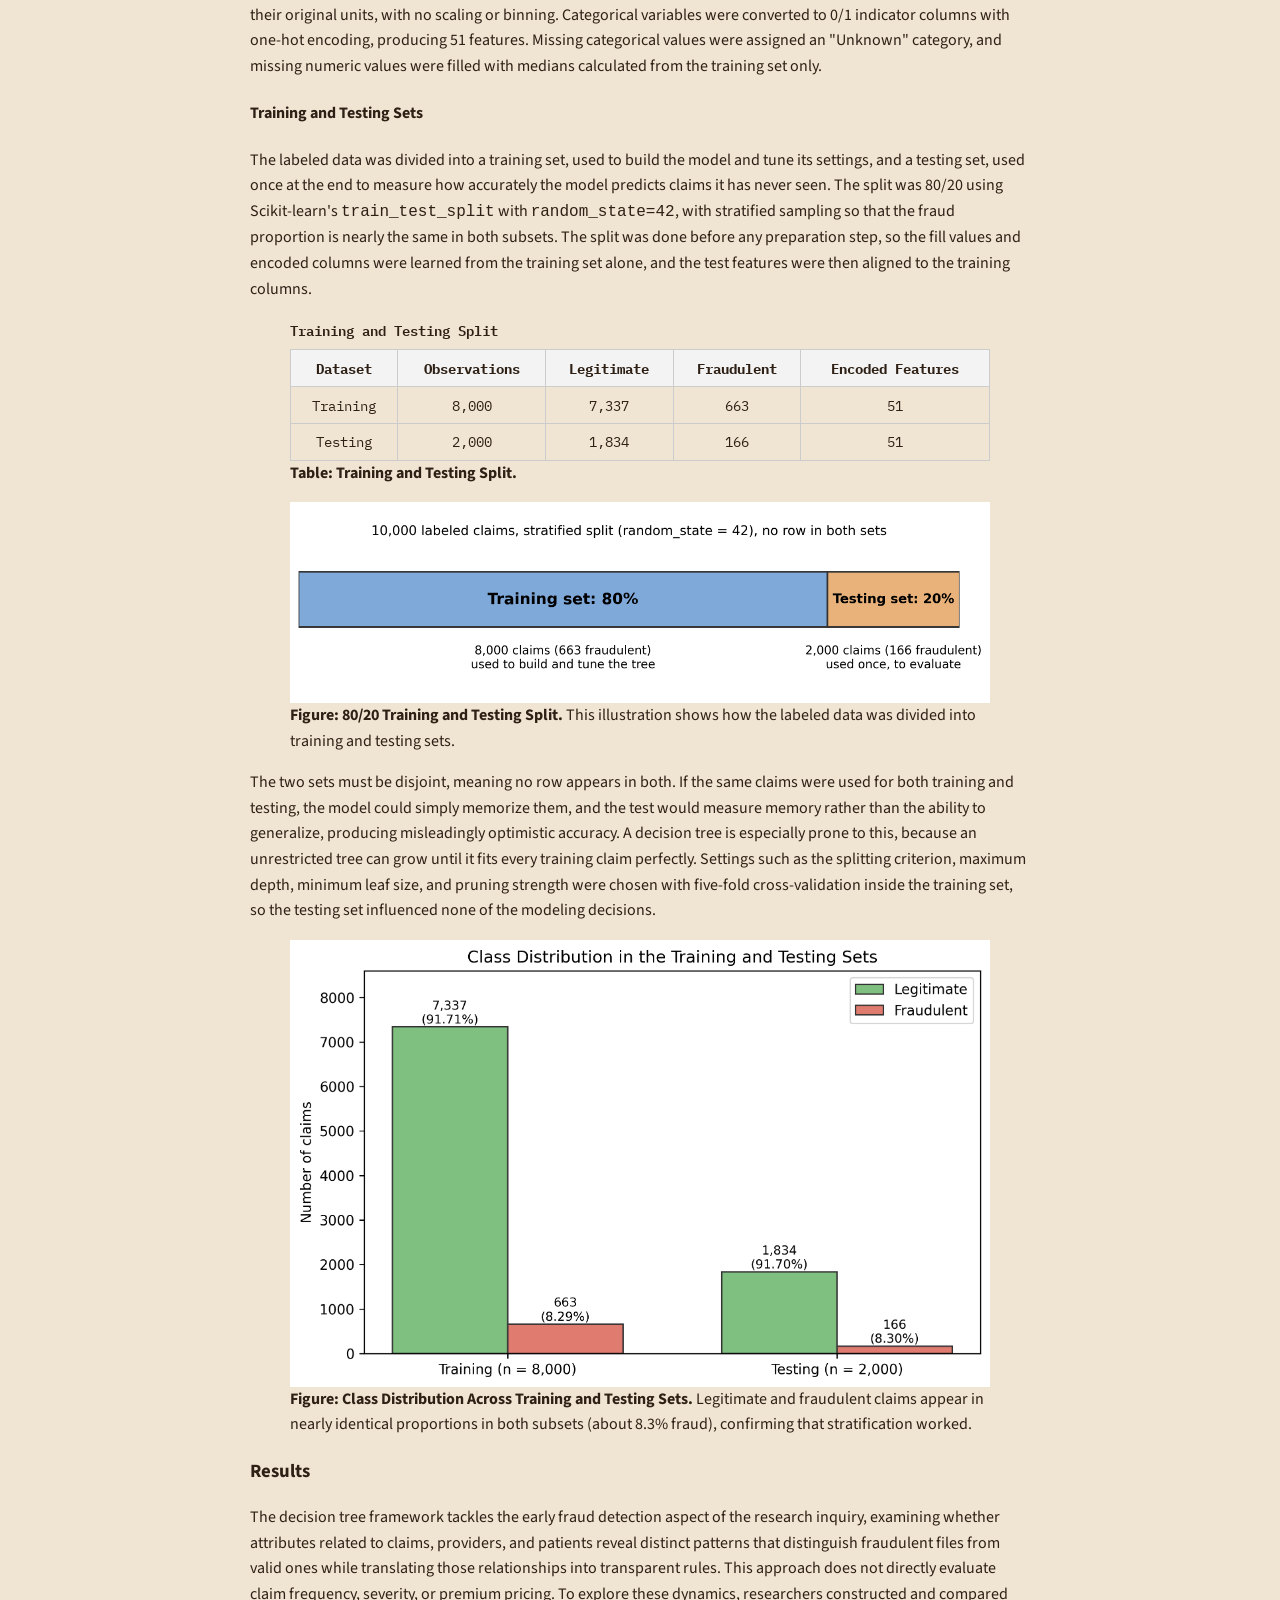
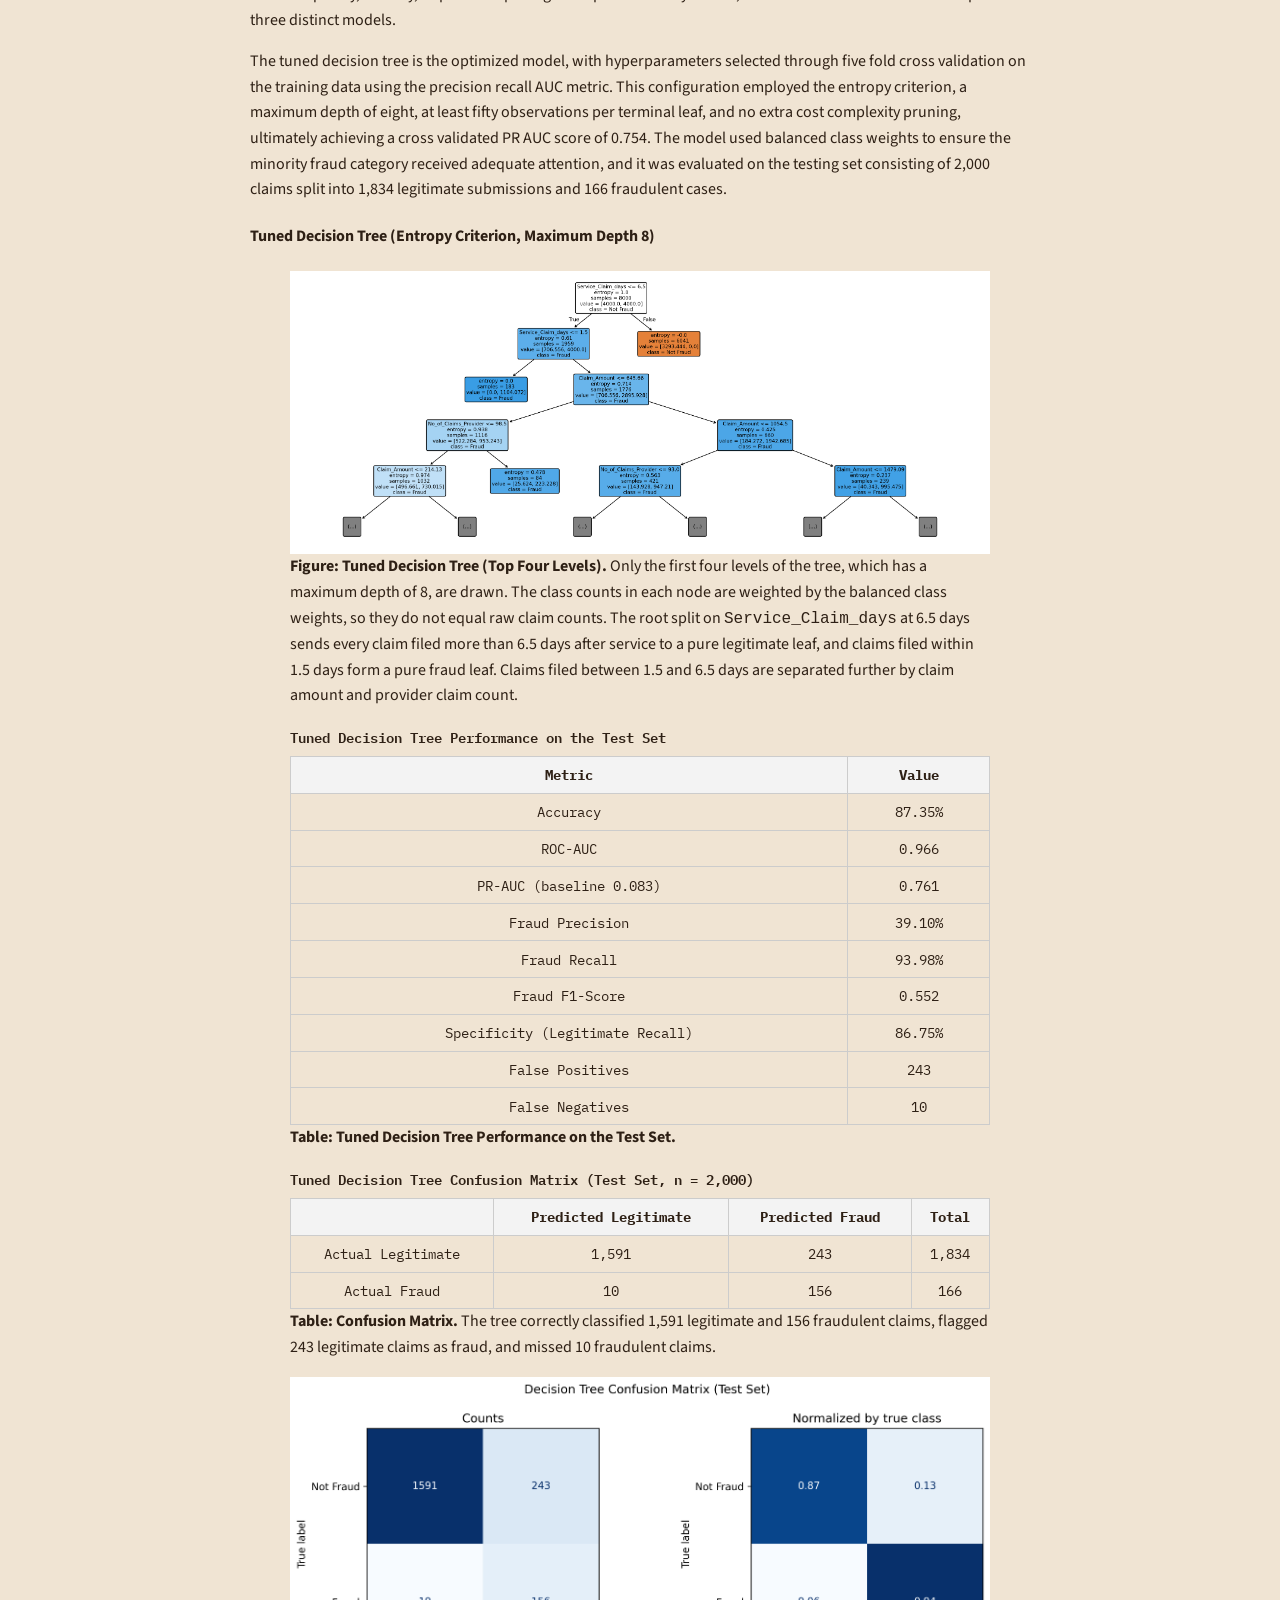
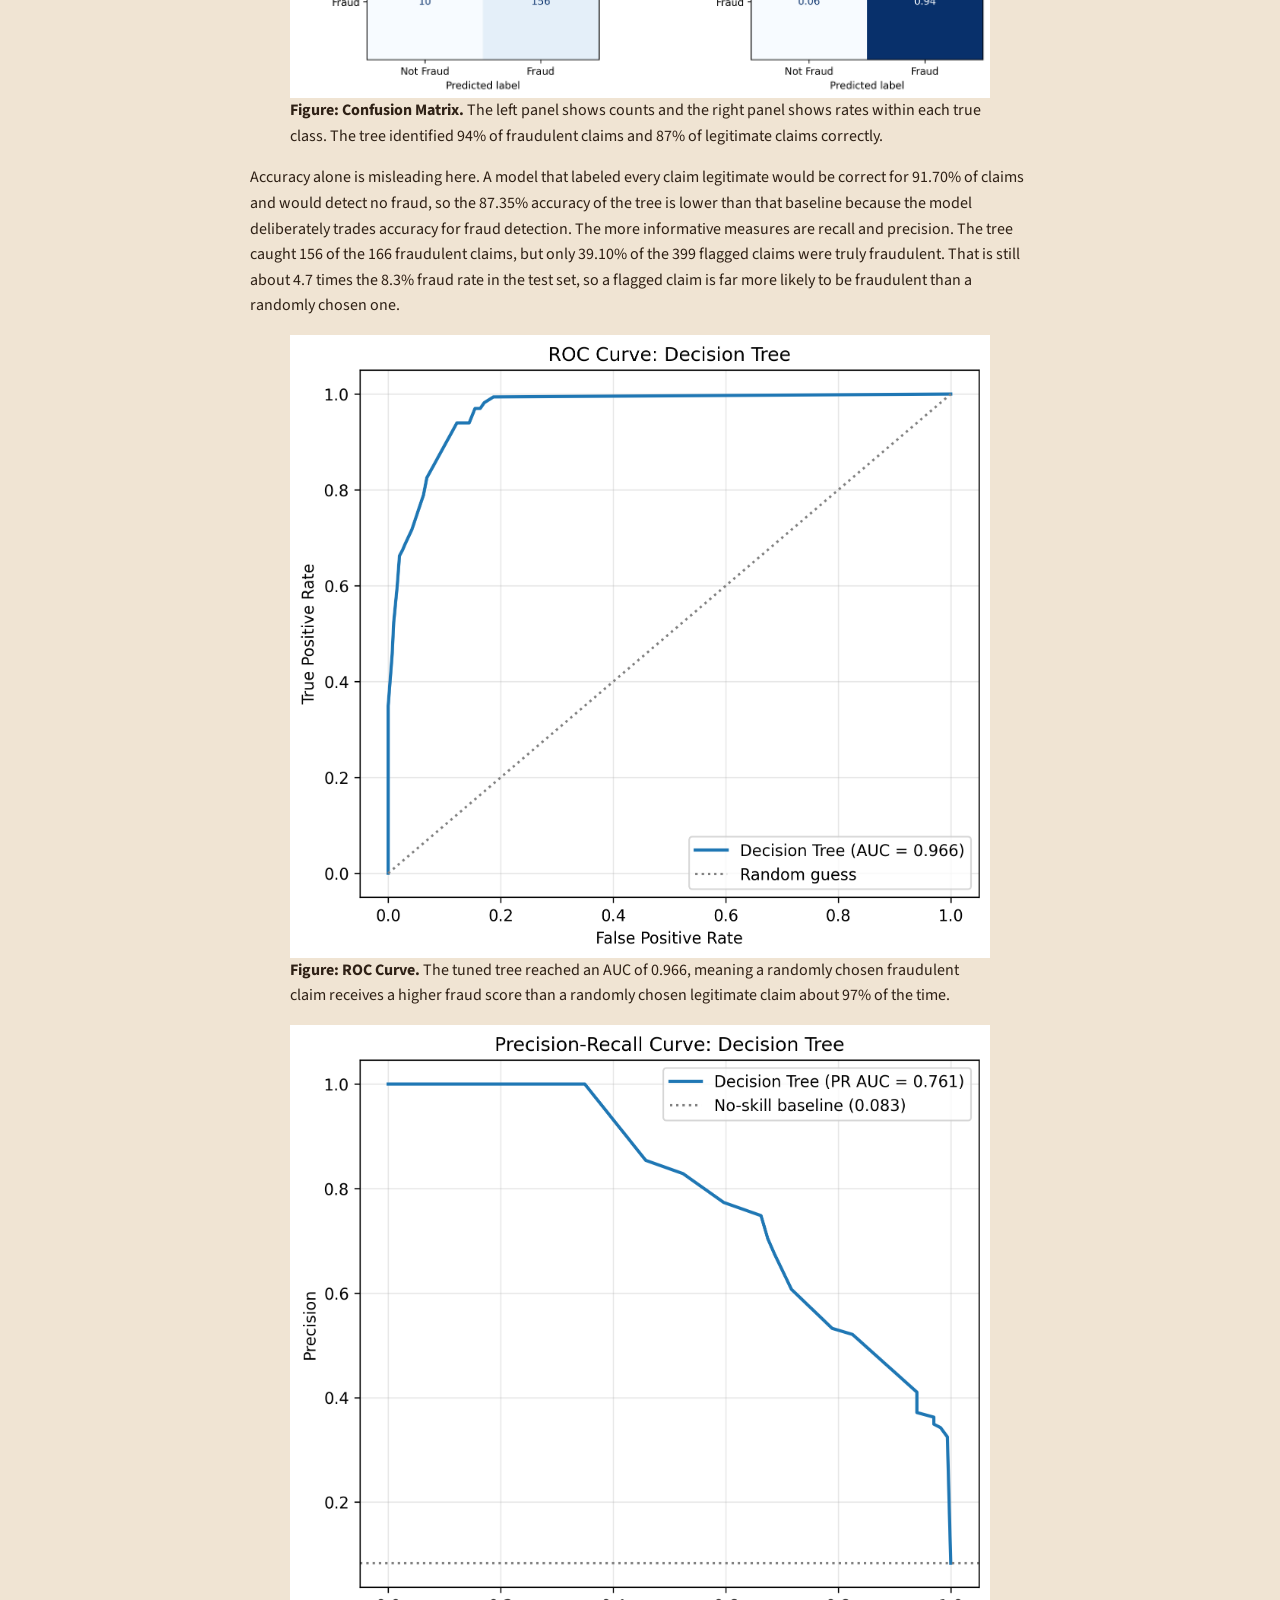
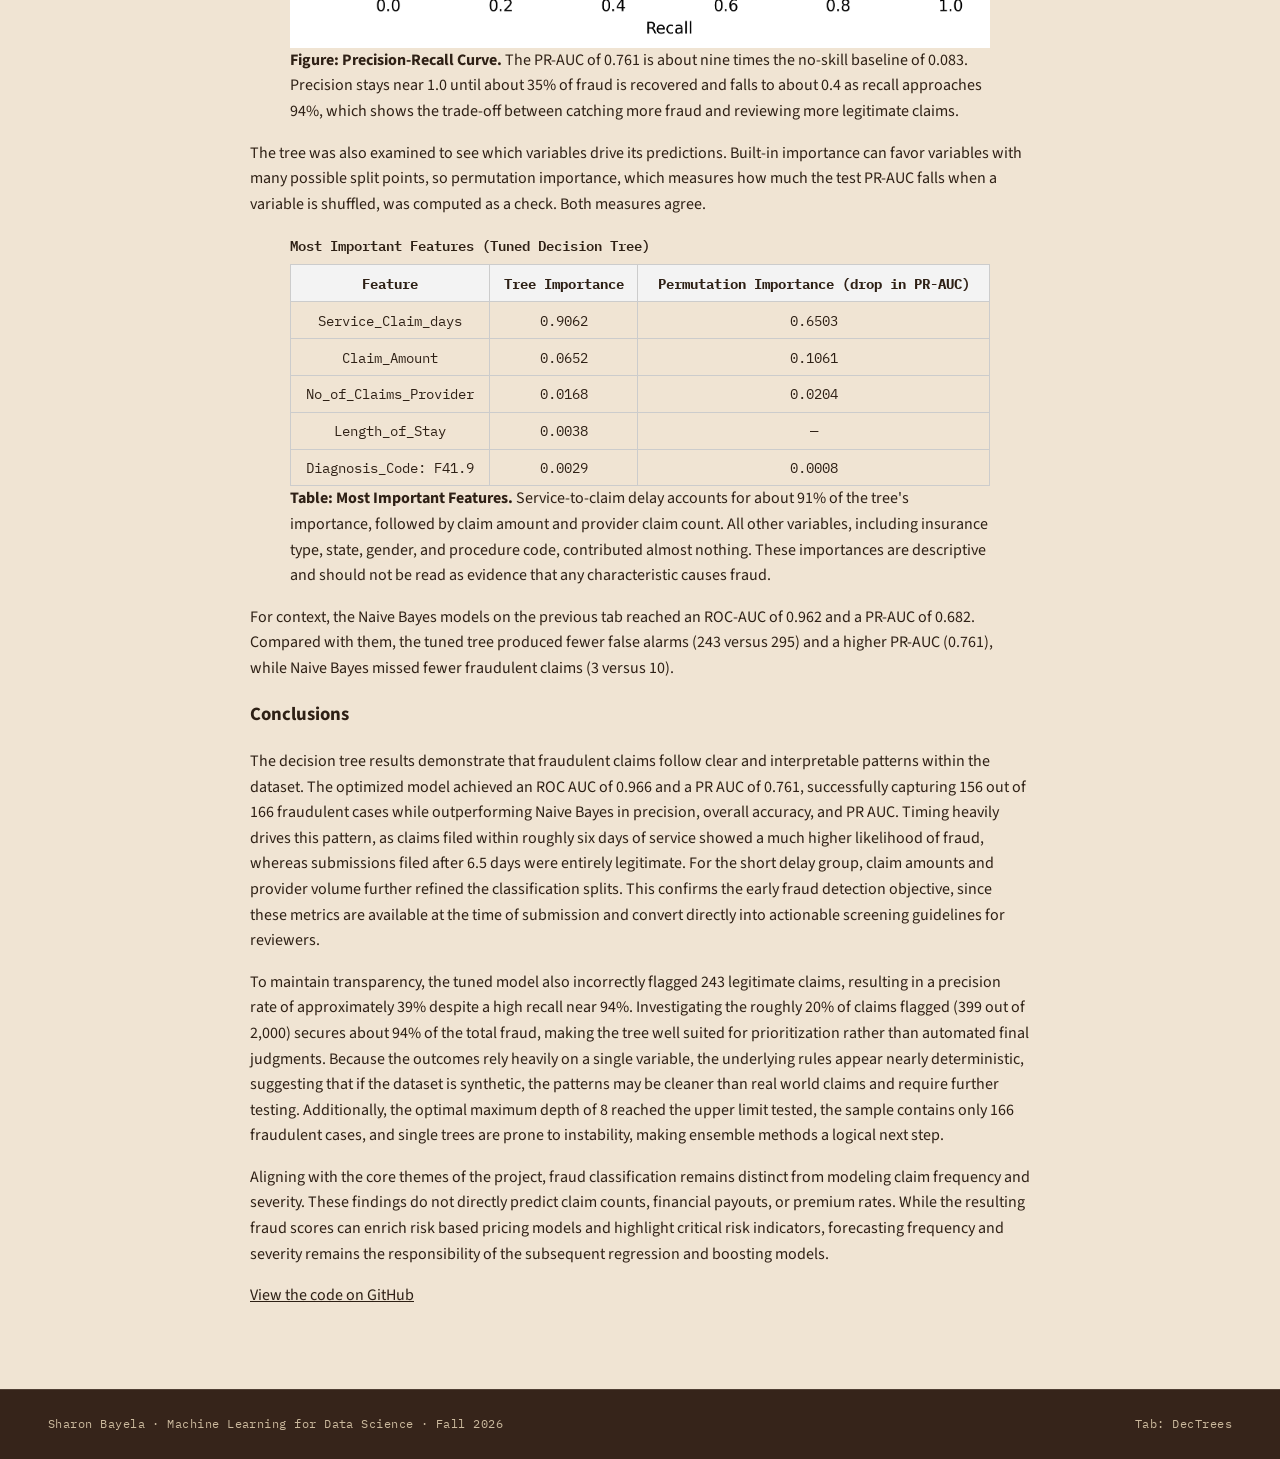
<file: dectrees.html>
<!DOCTYPE html>
<html lang="en">
<head>
<meta charset="UTF-8">
<meta name="viewport" content="width=device-width, initial-scale=1.0">
<title>DecTrees — Frequency-Severity Modeling for Insurance Claims</title>
<link rel="preconnect" href="https://fonts.googleapis.com">
<link href="https://fonts.googleapis.com/css2?family=Fraunces:wght@500;600;700&family=Source+Sans+3:wght@400;500;600&family=IBM+Plex+Mono:wght@400;500;600&display=swap" rel="stylesheet">
<link rel="stylesheet" href="styles.css">
</head>
<body>
<a class="skip-link" href="#main">Skip to content</a>
<header class="masthead">
  <div class="masthead-row">
    <div>
      <h1 class="file-title">Frequency-Severity Modeling for Insurance Claims: A Predictive Framework for Risk-Based Pricing</h1>
    </div>
  </div>
  <nav class="tabs-wrap" aria-label="Project sections">
    <ul class="tabs">
      <li><a href="index.html">Introduction</a></li>
      <li><a href="dataprep_eda.html">Data Preparation and EDA</a></li>
      <li><a href="clustering.html">Clustering</a></li>
      <li><a href="pca.html">Principal Component Analysis</a></li>
      <li><a href="naivebayes.html">NaiveBayes</a></li>
      <li><a href="dectrees.html" class="active">DecTrees</a></li>
      <li><a href="regression.html">Regression</a></li>
      <li><a href="adaboost.html">Ada Boost</a></li>
      <li><a href="gradient_boosting.html">Gradient Boosting</a></li>
      <li><a href="xgboost.html">XG Boost</a></li>
      <li><a href="conclusions.html">Conclusions</a></li>
    </ul>
  </nav>
</header>
<main id="main" class="case-file">
  <div class="case-inner">
    <p class="eyebrow">DecTrees</p>
    <h2 class="page-title">Decision Trees</h2>

    <!-- OVERVIEW -->
    <section id="overview" class="content-section">
      <h3>Overview</h3>

      <p>A decision tree is a supervised algorithm used for both classification and regression tasks. It operates by iteratively partitioning a dataset into smaller, more uniform subsets based on feature values, with each split framed as a straightforward binary choice about a single variable. The structure includes a root node that poses the initial question to the entire dataset, interior decision nodes that ask subsequent questions, branches representing the outcomes, and terminal leaf nodes that output the final prediction. Because following a path from the top node down to a leaf amounts to reading a clear sequence of rules, decision trees stand out as one of the most transparent and easy to interpret models in machine learning.</p>

      <figure>
        <img src="images/dt_example_tree.png" alt="Illustrative decision tree for classifying insurance claim risk" style="width:100%; height:auto; display:block;">
        <figcaption><strong>Figure: Illustrative Decision Tree.</strong> This diagram shows the parts of a tree (root node, decision nodes, branches, and leaves) for classifying insurance claim risk. The thresholds are hypothetical and are not fitted results from the dataset.</figcaption>
      </figure>

      <p>Decision trees serve multiple purposes including classification such as identifying whether a claim is fraudulent or legitimate, regression like predicting financial payouts, customer segmentation by risk, and feature importance ranking. In insurance applications, these models uncover interactions among claim amounts, client demographics, coverage types, provider details, and final outcomes, allowing decision rules to translate directly into screening workflows or pricing tiers. Within this context, the target variable focuses on fraud status, making the tree a supplementary risk assessment tool that complements the primary objectives of modeling claim frequency, severity, and pricing.</p>

      <h4>Gini Impurity, Entropy, and Information Gain</h4>

      <p>At every node the algorithm must decide which variable and which threshold give the best split. It does so with an impurity measure, which scores how mixed the classes are inside a node. A node containing only one class is pure and has an impurity of zero. The two most common measures are Gini impurity and entropy.</p>

      <p style="text-align:center; font-size:1.1rem;"><strong>Gini = 1 &minus; &Sigma; p<sub>k</sub><sup>2</sup></strong> &nbsp;&nbsp;&nbsp;&nbsp; <strong>Entropy = &minus;&Sigma; p<sub>k</sub> log<sub>2</sub>(p<sub>k</sub>)</strong></p>

      <p>Here p<sub>k</sub> is the proportion of observations in the node that belong to class k. Gini impurity measures the probability that a randomly chosen observation would be misclassified if it were labeled at random according to the node's class proportions. Entropy measures the uncertainty in the class distribution. For two classes, both are zero for a pure node and largest when the classes are evenly mixed, as the figure below shows. Gini is slightly cheaper to compute because it needs no logarithm, while entropy penalizes mixed nodes more heavily. In practice the two usually produce very similar trees.</p>

      <figure>
        <img src="images/dt_impurity_curves.png" alt="Gini impurity and entropy as a function of the fraud proportion" style="width:100%; height:auto; display:block;">
        <figcaption><strong>Figure: Gini Impurity and Entropy for a Two-Class Node.</strong> Both measures are zero when a node is pure and highest when the classes are evenly mixed (50% fraud). The marked point is the parent node of the worked example below, which has 40% fraud.</figcaption>
      </figure>

      <p>Impurity alone describes one node. To judge a split, the algorithm compares the parent node with the child nodes it produces. Information gain is the reduction in impurity from the split: the parent's impurity minus the size-weighted average impurity of the children. The tree evaluates many candidate splits and keeps the one with the largest gain. With Gini the same quantity is called the Gini gain. Splitting continues until a stopping rule is met, such as a maximum depth, a minimum leaf size, or no further gain.</p>

      <p style="text-align:center; font-size:1.1rem;"><strong>Information Gain = Impurity(parent) &minus; &Sigma; (n<sub>j</sub> / n) &times; Impurity(child<sub>j</sub>)</strong></p>

    </section>

    <!-- DATA PREP -->
    <section id="data-prep" class="content-section">
      <h3>Data Prep</h3>

      <p>Supervised methods learn from examples whose correct answers are already known, so they can be built only from labeled data. Each claim must have a known class label, which the model learns to predict from the other variables. Rows without a label cannot be used for training or for testing. The analysis uses the health insurance claims dataset of 10,000 observations and 23 variables, with <code>Is_Fraud</code> supplying the known labels (0 for a legitimate claim and 1 for a fraudulent claim). The classes are imbalanced: 9,171 claims (91.71%) are legitimate and 829 (8.29%) are fraudulent.</p>

      <p>Link to the labeled sample data (CSV): <a href="data/dt_prepared_data.csv" download>dt_sample_data.csv</a></p>

      <figure>
        <img src="images/dt_data_sample.png" alt="Sample of the labeled insurance claims dataset" style="width:100%; height:auto; display:block;">
        <figcaption><strong>Figure: Labeled Claims Data Sample.</strong> This image shows a small sample of the labeled health insurance claims dataset used for the decision trees. The last column, <code>Is_Fraud</code>, is the known class label.</figcaption>
      </figure>

      <p>Fourteen predictors were selected: <code>Claim_Amount</code>, <code>Patient_Age</code>, <code>No_of_Claims_Provider</code>, <code>Service_Claim_days</code>, <code>Length_of_Stay</code>, <code>Prior_Visits_12m</code>, <code>Chronic_Condition_Flag</code>, <code>Insurance_Type</code>, <code>Patient_Gender</code>, <code>Provider_Specialty</code>, <code>Visit_Type</code>, <code>State</code>, <code>Diagnosis_Code</code>, and <code>Procedure_Code</code>. The target <code>Is_Fraud</code> was excluded from the predictors so the model never sees the outcome it is trying to predict. Decision trees choose their own split thresholds, so numeric variables were kept in their original units, with no scaling or binning. Categorical variables were converted to 0/1 indicator columns with one-hot encoding, producing 51 features. Missing categorical values were assigned an "Unknown" category, and missing numeric values were filled with medians calculated from the training set only.</p>

      <h4>Training and Testing Sets</h4>

      <p>The labeled data was divided into a training set, used to build the model and tune its settings, and a testing set, used once at the end to measure how accurately the model predicts claims it has never seen. The split was 80/20 using Scikit-learn's <code>train_test_split</code> with <code>random_state=42</code>, with stratified sampling so that the fraud proportion is nearly the same in both subsets. The split was done before any preparation step, so the fill values and encoded columns were learned from the training set alone, and the test features were then aligned to the training columns.</p>

      <figure>
        <table class="cluster-table">
          <caption>Training and Testing Split</caption>
          <thead>
            <tr>
              <th>Dataset</th>
              <th>Observations</th>
              <th>Legitimate</th>
              <th>Fraudulent</th>
              <th>Encoded Features</th>
            </tr>
          </thead>
          <tbody>
            <tr><td>Training</td><td>8,000</td><td>7,337</td><td>663</td><td>51</td></tr>
            <tr><td>Testing</td><td>2,000</td><td>1,834</td><td>166</td><td>51</td></tr>
          </tbody>
        </table>
        <figcaption><strong>Table: Training and Testing Split.</strong></figcaption>
      </figure>

      <figure>
        <img src="images/dt_train_test_split.png" alt="80 percent training and 20 percent testing split" style="width:100%; height:auto; display:block;">
        <figcaption><strong>Figure: 80/20 Training and Testing Split.</strong> This illustration shows how the labeled data was divided into training and testing sets.</figcaption>
      </figure>
      
      <p>The two sets must be disjoint, meaning no row appears in both. If the same claims were used for both training and testing, the model could simply memorize them, and the test would measure memory rather than the ability to generalize, producing misleadingly optimistic accuracy. A decision tree is especially prone to this, because an unrestricted tree can grow until it fits every training claim perfectly. Settings such as the splitting criterion, maximum depth, minimum leaf size, and pruning strength were chosen with five-fold cross-validation inside the training set, so the testing set influenced none of the modeling decisions.</p>

      <figure>
        <img src="images/dt_class_distribution.png" alt="Class distribution in training and testing sets" style="width:100%; height:auto; display:block;">
        <figcaption><strong>Figure: Class Distribution Across Training and Testing Sets.</strong> Legitimate and fraudulent claims appear in nearly identical proportions in both subsets (about 8.3% fraud), confirming that stratification worked.</figcaption>
      </figure>
    </section>

    <!-- RESULTS -->
    <section id="results" class="content-section">
      <h3>Results</h3>

      <p>The decision tree framework tackles the early fraud detection aspect of the research inquiry, examining whether attributes related to claims, providers, and patients reveal distinct patterns that distinguish fraudulent files from valid ones while translating those relationships into transparent rules. This approach does not directly evaluate claim frequency, severity, or premium pricing. To explore these dynamics, researchers constructed and compared three distinct models.</p>
      <p>The tuned decision tree is the optimized model, with hyperparameters selected through five fold cross validation on the training data using the precision recall AUC metric. This configuration employed the entropy criterion, a maximum depth of eight, at least fifty observations per terminal leaf, and no extra cost complexity pruning, ultimately achieving a cross validated PR AUC score of 0.754. The model used balanced class weights to ensure the minority fraud category received adequate attention, and it was evaluated on the testing set consisting of 2,000 claims split into 1,834 legitimate submissions and 166 fraudulent cases.</p>

      <h4>Tuned Decision Tree (Entropy Criterion, Maximum Depth 8)</h4>

      <figure>
        <img src="images/decision_tree.png" alt="Top levels of the tuned decision tree" style="width:100%; height:auto; display:block;">
        <figcaption><strong>Figure: Tuned Decision Tree (Top Four Levels).</strong> Only the first four levels of the tree, which has a maximum depth of 8, are drawn. The class counts in each node are weighted by the balanced class weights, so they do not equal raw claim counts. The root split on <code>Service_Claim_days</code> at 6.5 days sends every claim filed more than 6.5 days after service to a pure legitimate leaf, and claims filed within 1.5 days form a pure fraud leaf. Claims filed between 1.5 and 6.5 days are separated further by claim amount and provider claim count.</figcaption>
      </figure>

      <figure>
        <table class="cluster-table">
          <caption>Tuned Decision Tree Performance on the Test Set</caption>
          <thead>
            <tr>
              <th>Metric</th>
              <th>Value</th>
            </tr>
          </thead>
          <tbody>
            <tr><td>Accuracy</td><td>87.35%</td></tr>
            <tr><td>ROC-AUC</td><td>0.966</td></tr>
            <tr><td>PR-AUC (baseline 0.083)</td><td>0.761</td></tr>
            <tr><td>Fraud Precision</td><td>39.10%</td></tr>
            <tr><td>Fraud Recall</td><td>93.98%</td></tr>
            <tr><td>Fraud F1-Score</td><td>0.552</td></tr>
            <tr><td>Specificity (Legitimate Recall)</td><td>86.75%</td></tr>
            <tr><td>False Positives</td><td>243</td></tr>
            <tr><td>False Negatives</td><td>10</td></tr>
          </tbody>
        </table>
        <figcaption><strong>Table: Tuned Decision Tree Performance on the Test Set.</strong></figcaption>
      </figure>

      <figure>
        <table class="cluster-table">
          <caption>Tuned Decision Tree Confusion Matrix (Test Set, n = 2,000)</caption>
          <thead>
            <tr>
              <th></th>
              <th>Predicted Legitimate</th>
              <th>Predicted Fraud</th>
              <th>Total</th>
            </tr>
          </thead>
          <tbody>
            <tr><td>Actual Legitimate</td><td>1,591</td><td>243</td><td>1,834</td></tr>
            <tr><td>Actual Fraud</td><td>10</td><td>156</td><td>166</td></tr>
          </tbody>
        </table>
        <figcaption><strong>Table: Confusion Matrix.</strong> The tree correctly classified 1,591 legitimate and 156 fraudulent claims, flagged 243 legitimate claims as fraud, and missed 10 fraudulent claims.</figcaption>
      </figure>

      <figure>
        <img src="images/dt_confusion_matrix.png" alt="Decision tree confusion matrix, counts and normalized by true class" style="width:100%; height:auto; display:block;">
        <figcaption><strong>Figure: Confusion Matrix.</strong> The left panel shows counts and the right panel shows rates within each true class. The tree identified 94% of fraudulent claims and 87% of legitimate claims correctly.</figcaption>
      </figure>

      <p>Accuracy alone is misleading here. A model that labeled every claim legitimate would be correct for 91.70% of claims and would detect no fraud, so the 87.35% accuracy of the tree is lower than that baseline because the model deliberately trades accuracy for fraud detection. The more informative measures are recall and precision. The tree caught 156 of the 166 fraudulent claims, but only 39.10% of the 399 flagged claims were truly fraudulent. That is still about 4.7 times the 8.3% fraud rate in the test set, so a flagged claim is far more likely to be fraudulent than a randomly chosen one.</p>

      <figure>
        <img src="images/dt_roc_curve.png" alt="ROC curve for the decision tree" style="width:100%; height:auto; display:block;">
        <figcaption><strong>Figure: ROC Curve.</strong> The tuned tree reached an AUC of 0.966, meaning a randomly chosen fraudulent claim receives a higher fraud score than a randomly chosen legitimate claim about 97% of the time.</figcaption>
      </figure>

      <figure>
        <img src="images/dt_pr_curve.png" alt="Precision-recall curve for the decision tree" style="width:100%; height:auto; display:block;">
        <figcaption><strong>Figure: Precision-Recall Curve.</strong> The PR-AUC of 0.761 is about nine times the no-skill baseline of 0.083. Precision stays near 1.0 until about 35% of fraud is recovered and falls to about 0.4 as recall approaches 94%, which shows the trade-off between catching more fraud and reviewing more legitimate claims.</figcaption>
      </figure>

      <p>The tree was also examined to see which variables drive its predictions. Built-in importance can favor variables with many possible split points, so permutation importance, which measures how much the test PR-AUC falls when a variable is shuffled, was computed as a check. Both measures agree.</p>

      <figure>
        <table class="cluster-table">
          <caption>Most Important Features (Tuned Decision Tree)</caption>
          <thead>
            <tr>
              <th>Feature</th>
              <th>Tree Importance</th>
              <th>Permutation Importance (drop in PR-AUC)</th>
            </tr>
          </thead>
          <tbody>
            <tr><td>Service_Claim_days</td><td>0.9062</td><td>0.6503</td></tr>
            <tr><td>Claim_Amount</td><td>0.0652</td><td>0.1061</td></tr>
            <tr><td>No_of_Claims_Provider</td><td>0.0168</td><td>0.0204</td></tr>
            <tr><td>Length_of_Stay</td><td>0.0038</td><td>&mdash;</td></tr>
            <tr><td>Diagnosis_Code: F41.9</td><td>0.0029</td><td>0.0008</td></tr>
          </tbody>
        </table>
        <figcaption><strong>Table: Most Important Features.</strong> Service-to-claim delay accounts for about 91% of the tree's importance, followed by claim amount and provider claim count. All other variables, including insurance type, state, gender, and procedure code, contributed almost nothing. These importances are descriptive and should not be read as evidence that any characteristic causes fraud.</figcaption>
      </figure>

      <p>For context, the Naive Bayes models on the previous tab reached an ROC-AUC of 0.962 and a PR-AUC of 0.682. Compared with them, the tuned tree produced fewer false alarms (243 versus 295) and a higher PR-AUC (0.761), while Naive Bayes missed fewer fraudulent claims (3 versus 10).</p>
    </section>

    <!-- CONCLUSIONS -->
    <section id="conclusions" class="content-section">
      <h3>Conclusions</h3>

      <p>The decision tree results demonstrate that fraudulent claims follow clear and interpretable patterns within the dataset. The optimized model achieved an ROC AUC of 0.966 and a PR AUC of 0.761, successfully capturing 156 out of 166 fraudulent cases while outperforming Naive Bayes in precision, overall accuracy, and PR AUC. Timing heavily drives this pattern, as claims filed within roughly six days of service showed a much higher likelihood of fraud, whereas submissions filed after 6.5 days were entirely legitimate. For the short delay group, claim amounts and provider volume further refined the classification splits. This confirms the early fraud detection objective, since these metrics are available at the time of submission and convert directly into actionable screening guidelines for reviewers.</p>

      <p>To maintain transparency, the tuned model also incorrectly flagged 243 legitimate claims, resulting in a precision rate of approximately 39% despite a high recall near 94%. Investigating the roughly 20% of claims flagged (399 out of 2,000) secures about 94% of the total fraud, making the tree well suited for prioritization rather than automated final judgments. Because the outcomes rely heavily on a single variable, the underlying rules appear nearly deterministic, suggesting that if the dataset is synthetic, the patterns may be cleaner than real world claims and require further testing. Additionally, the optimal maximum depth of 8 reached the upper limit tested, the sample contains only 166 fraudulent cases, and single trees are prone to instability, making ensemble methods a logical next step.</p>

      <p>Aligning with the core themes of the project, fraud classification remains distinct from modeling claim frequency and severity. These findings do not directly predict claim counts, financial payouts, or premium rates. While the resulting fraud scores can enrich risk based pricing models and highlight critical risk indicators, forecasting frequency and severity remains the responsibility of the subsequent regression and boosting models.</p>
    </section>
    <p>
      <a href="https://github.com/SharonBayela/Machine_learning_project_F26.git" target="_blank" rel="noopener">
          View the code on GitHub
      </a>
    </p>
  </div>
</main>
<footer class="site-footer">
  <span>Sharon Bayela &middot; Machine Learning for Data Science &middot; Fall 2026</span>
  <span>Tab: DecTrees</span>
</footer>
</body>
</html>
</file>
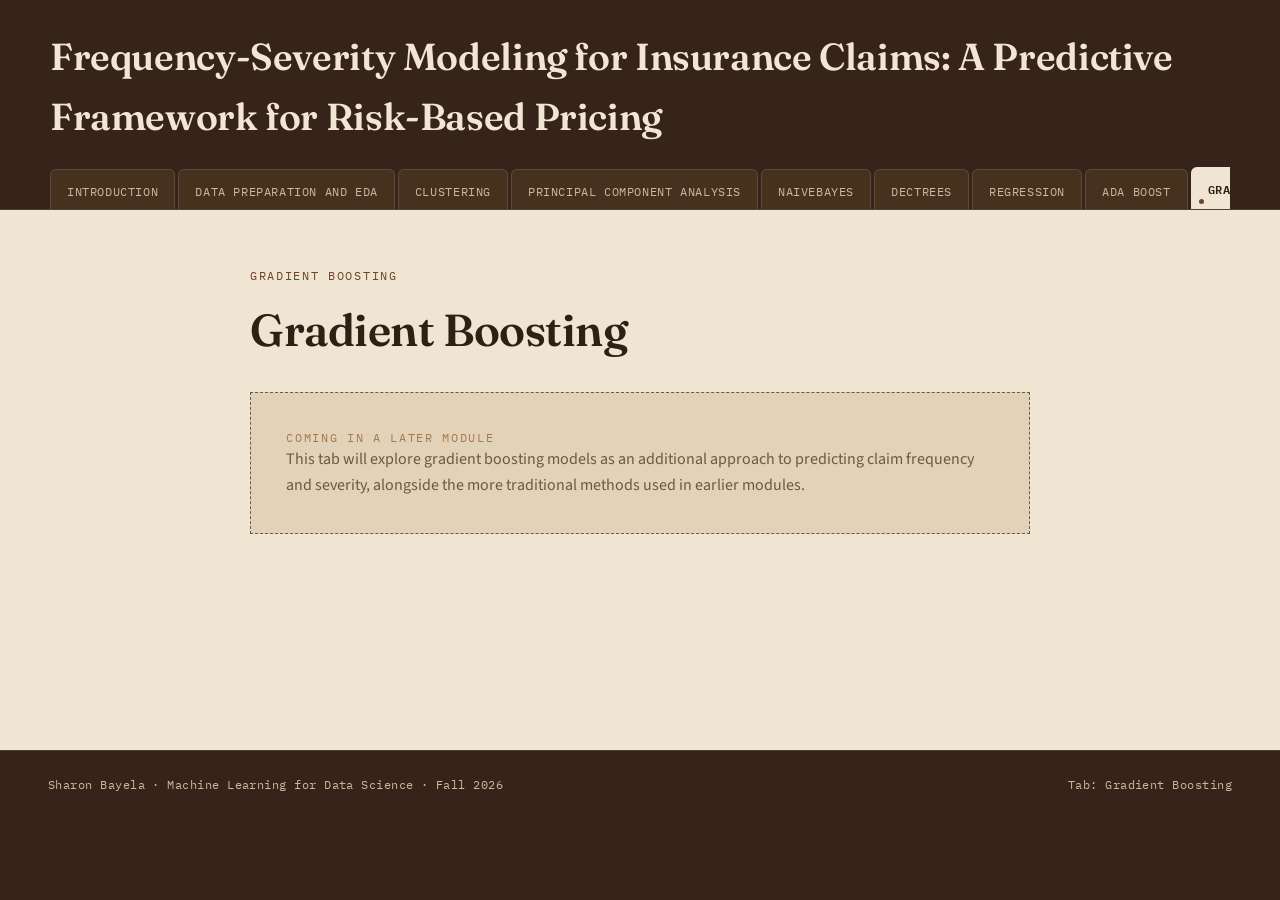
<file: gradient_boosting.html>
<!DOCTYPE html>
<html lang="en">
<head>
<meta charset="UTF-8">
<meta name="viewport" content="width=device-width, initial-scale=1.0">
<title>Gradient Boosting — Frequency-Severity Modeling for Insurance Claims</title>
<link rel="preconnect" href="https://fonts.googleapis.com">
<link href="https://fonts.googleapis.com/css2?family=Fraunces:wght@500;600;700&family=Source+Sans+3:wght@400;500;600&family=IBM+Plex+Mono:wght@400;500;600&display=swap" rel="stylesheet">
<link rel="stylesheet" href="styles.css">
</head>
<body>
<a class="skip-link" href="#main">Skip to content</a>
<header class="masthead">
  <div class="masthead-row">
    <div>
      <h1 class="file-title">Frequency-Severity Modeling for Insurance Claims: A Predictive Framework for Risk-Based Pricing</h1>
    </div>
  </div>
  <nav class="tabs-wrap" aria-label="Project sections">
    <ul class="tabs">
     <li><a href="index.html">Introduction</a></li>
      <li><a href="dataprep_eda.html">Data Preparation and EDA</a></li>
      <li><a href="clustering.html">Clustering</a></li>
      <li><a href="pca.html">Principal Component Analysis</a></li>
      <li><a href="naivebayes.html">NaiveBayes</a></li>
      <li><a href="dectrees.html">DecTrees</a></li>
      <li><a href="regression.html">Regression</a></li>
      <li><a href="adaboost.html">Ada Boost</a></li>
      <li><a href="gradient_boosting.html" class="active">Gradient Boosting</a></li>
      <li><a href="xgboost.html">XG Boost</a></li>
      <li><a href="conclusions.html">Conclusions</a></li>
    </ul>
  </nav>
</header>
<main id="main" class="case-file">
  <div class="case-inner">
    <p class="eyebrow">Gradient Boosting</p>
    <h2 class="page-title">Gradient Boosting</h2>
    <div class="placeholder">
      <p class="eyebrow">Coming in a later module</p>
      <p>This tab will explore gradient boosting models as an additional approach to predicting claim frequency and severity, alongside the more traditional methods used in earlier modules.</p>
    </div>
  </div>
</main>
<footer class="site-footer">
  <span>Sharon Bayela &middot; Machine Learning for Data Science &middot; Fall 2026</span>
  <span>Tab: Gradient Boosting</span>
</footer>
</body>
</html>
</file>
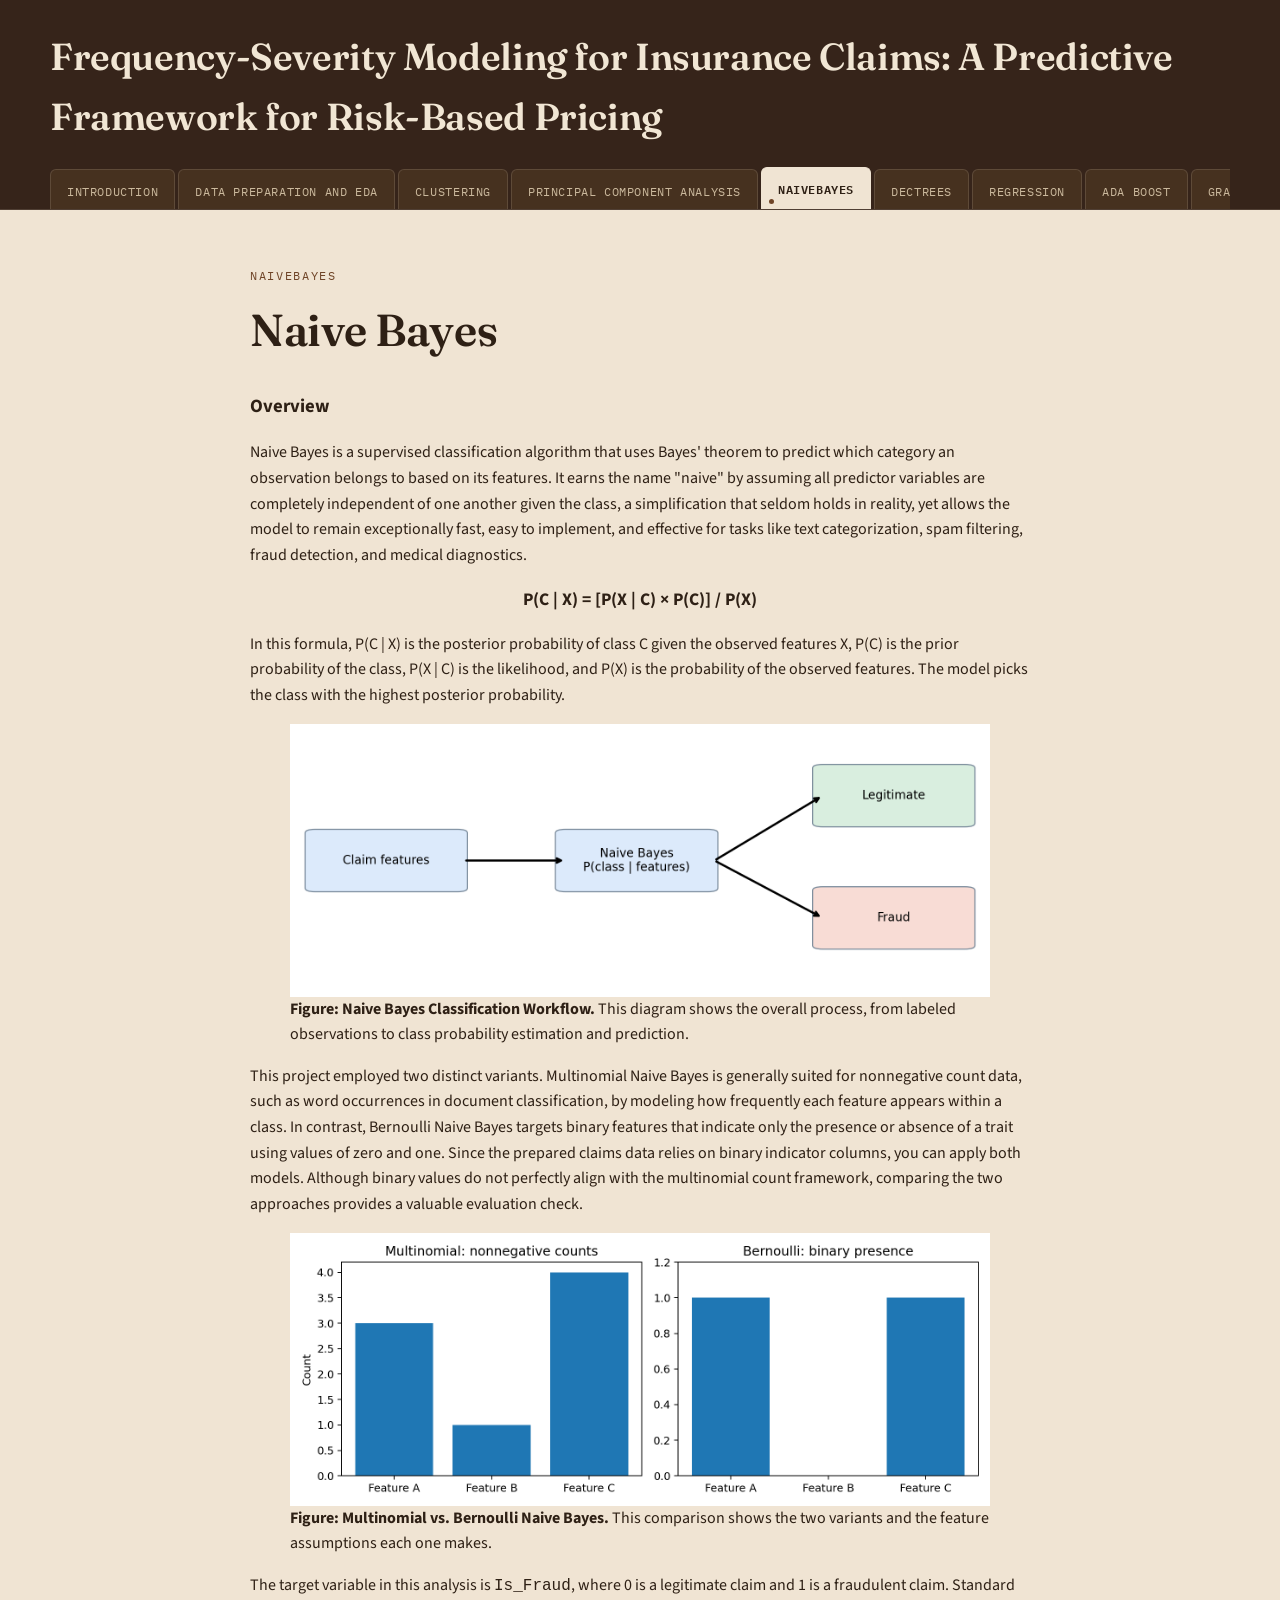
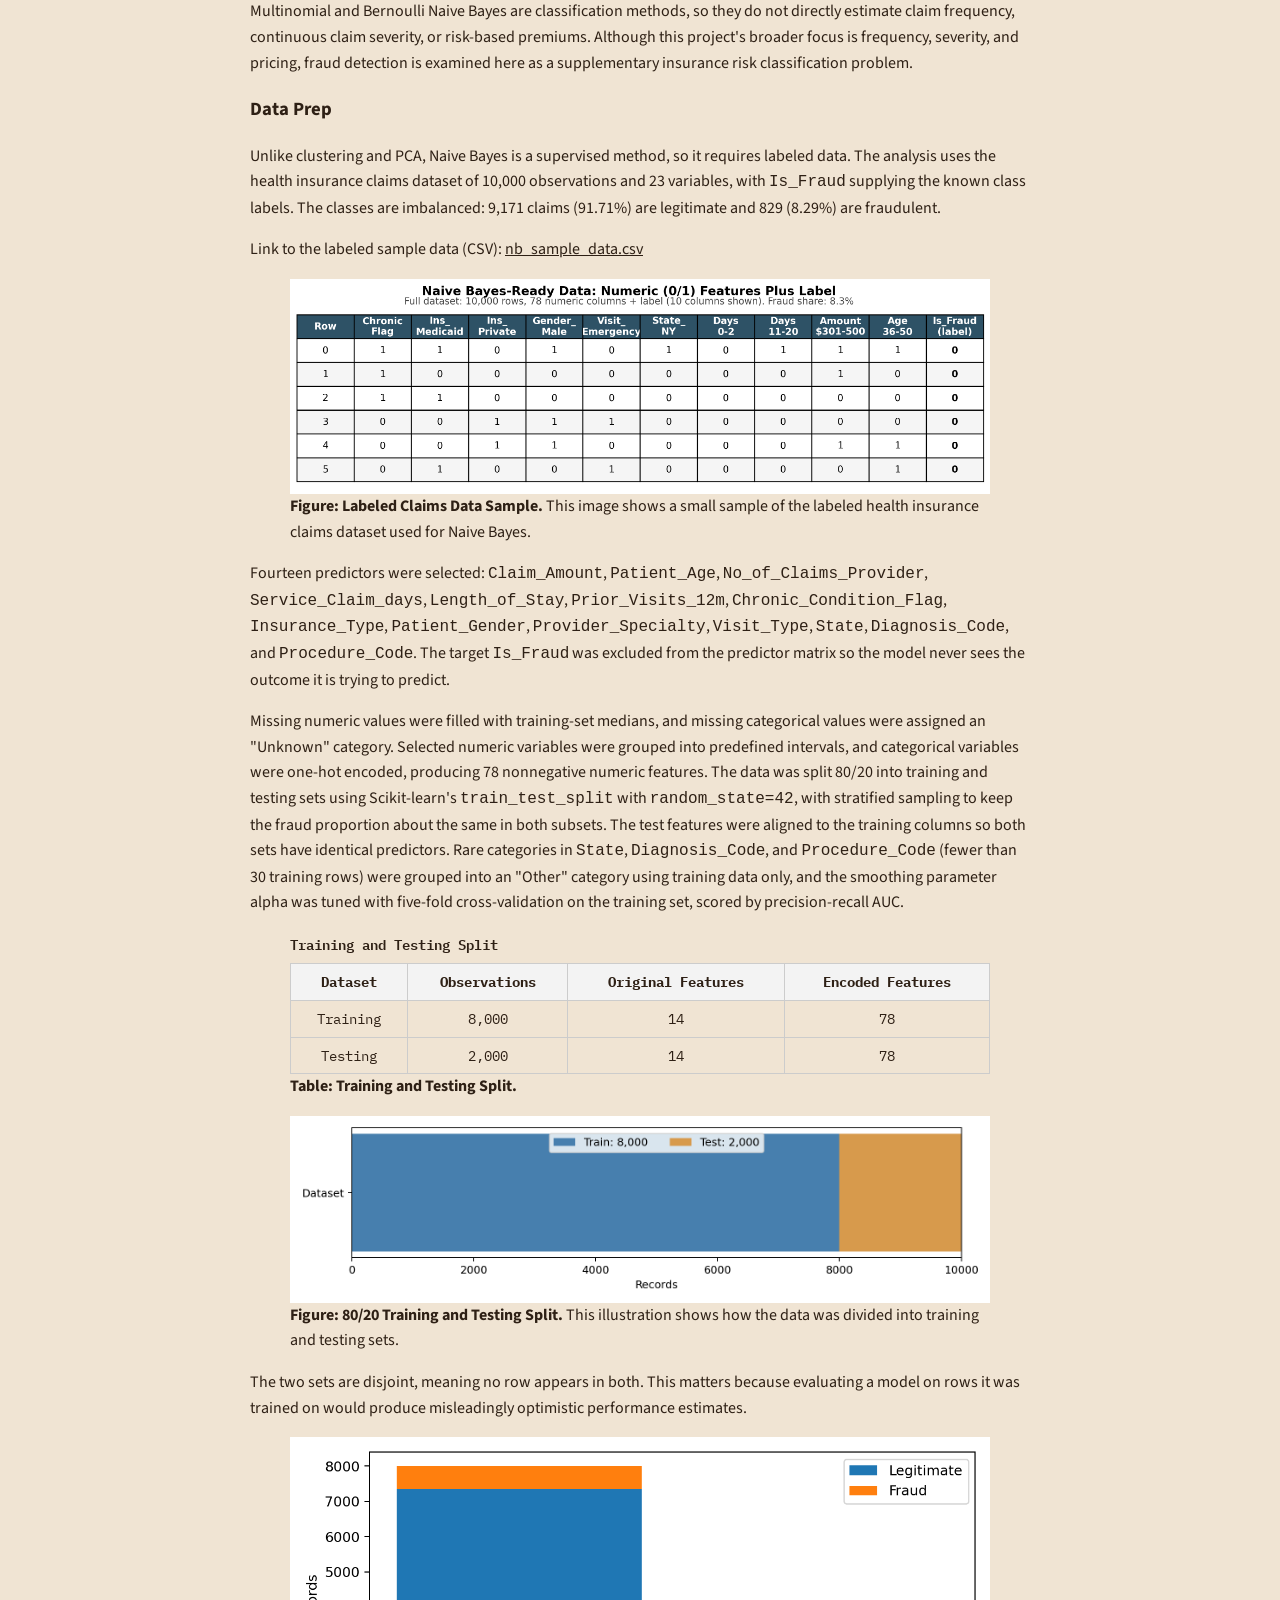
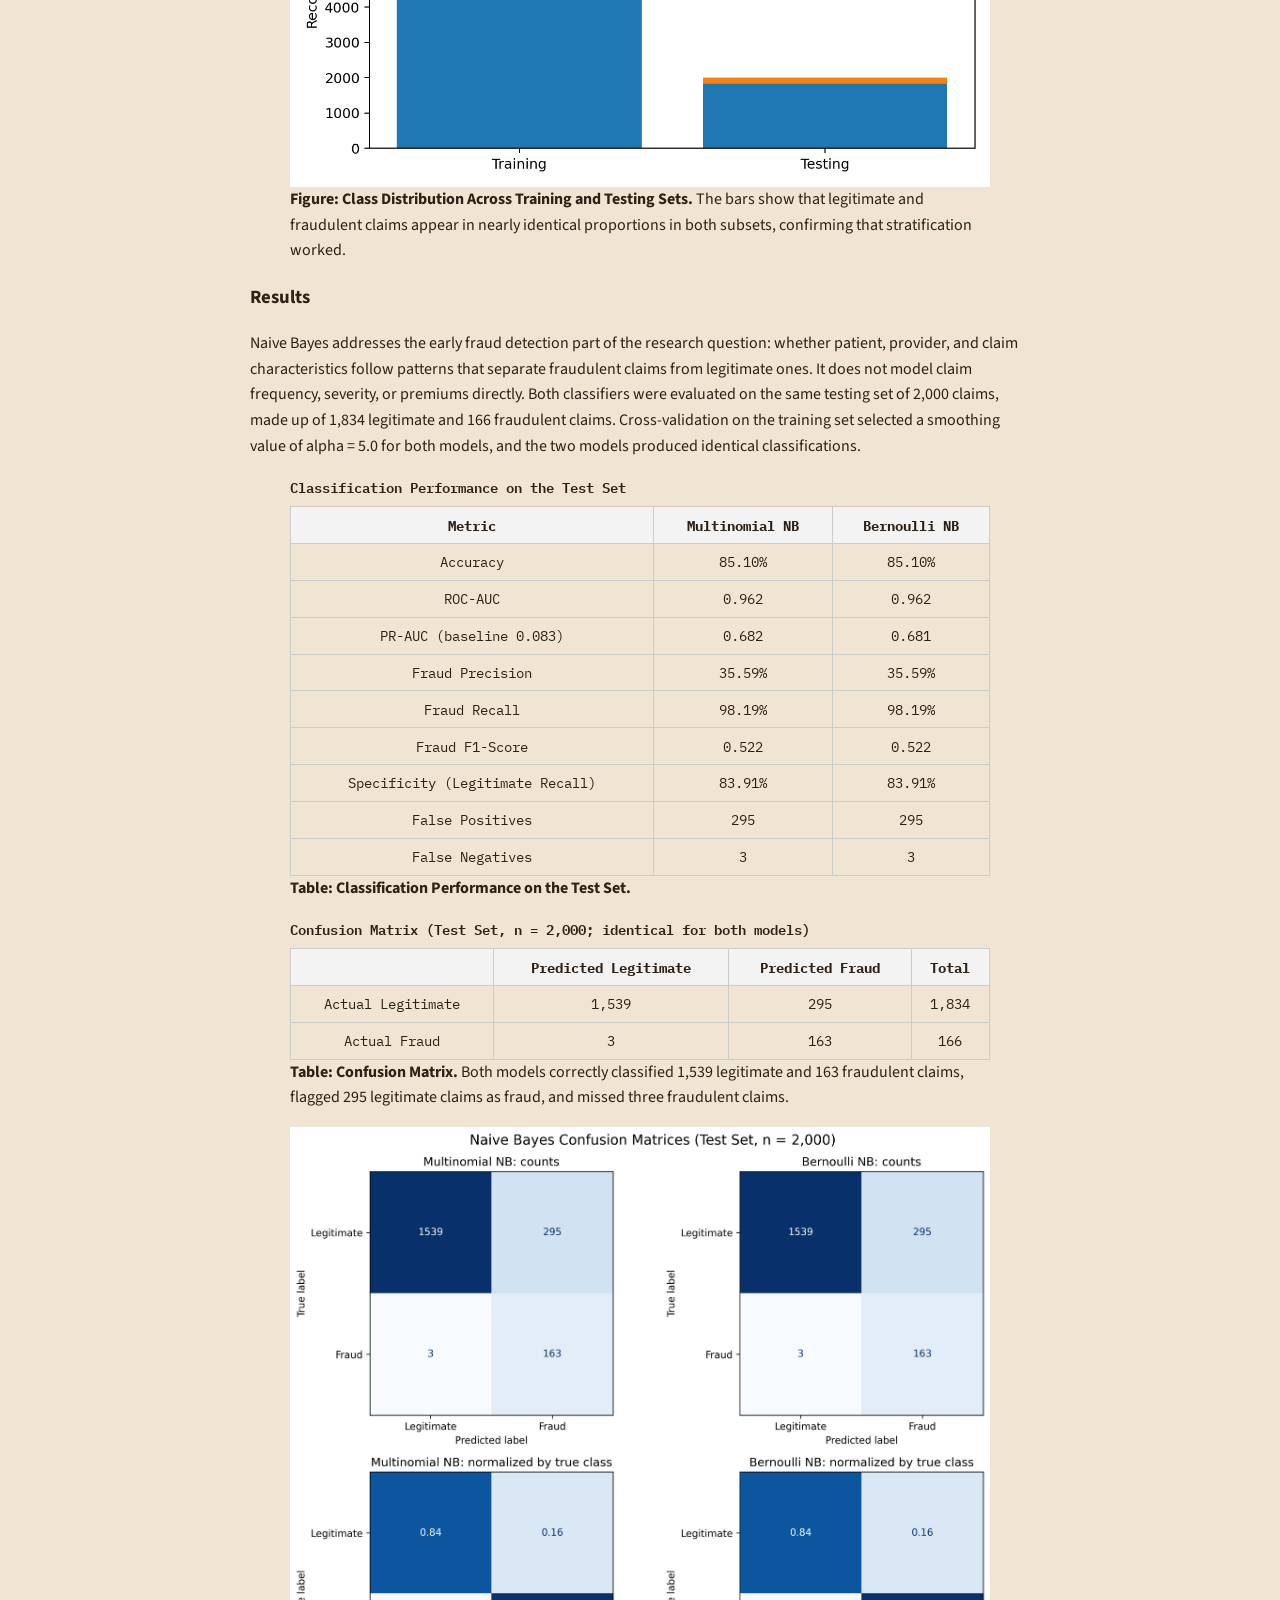
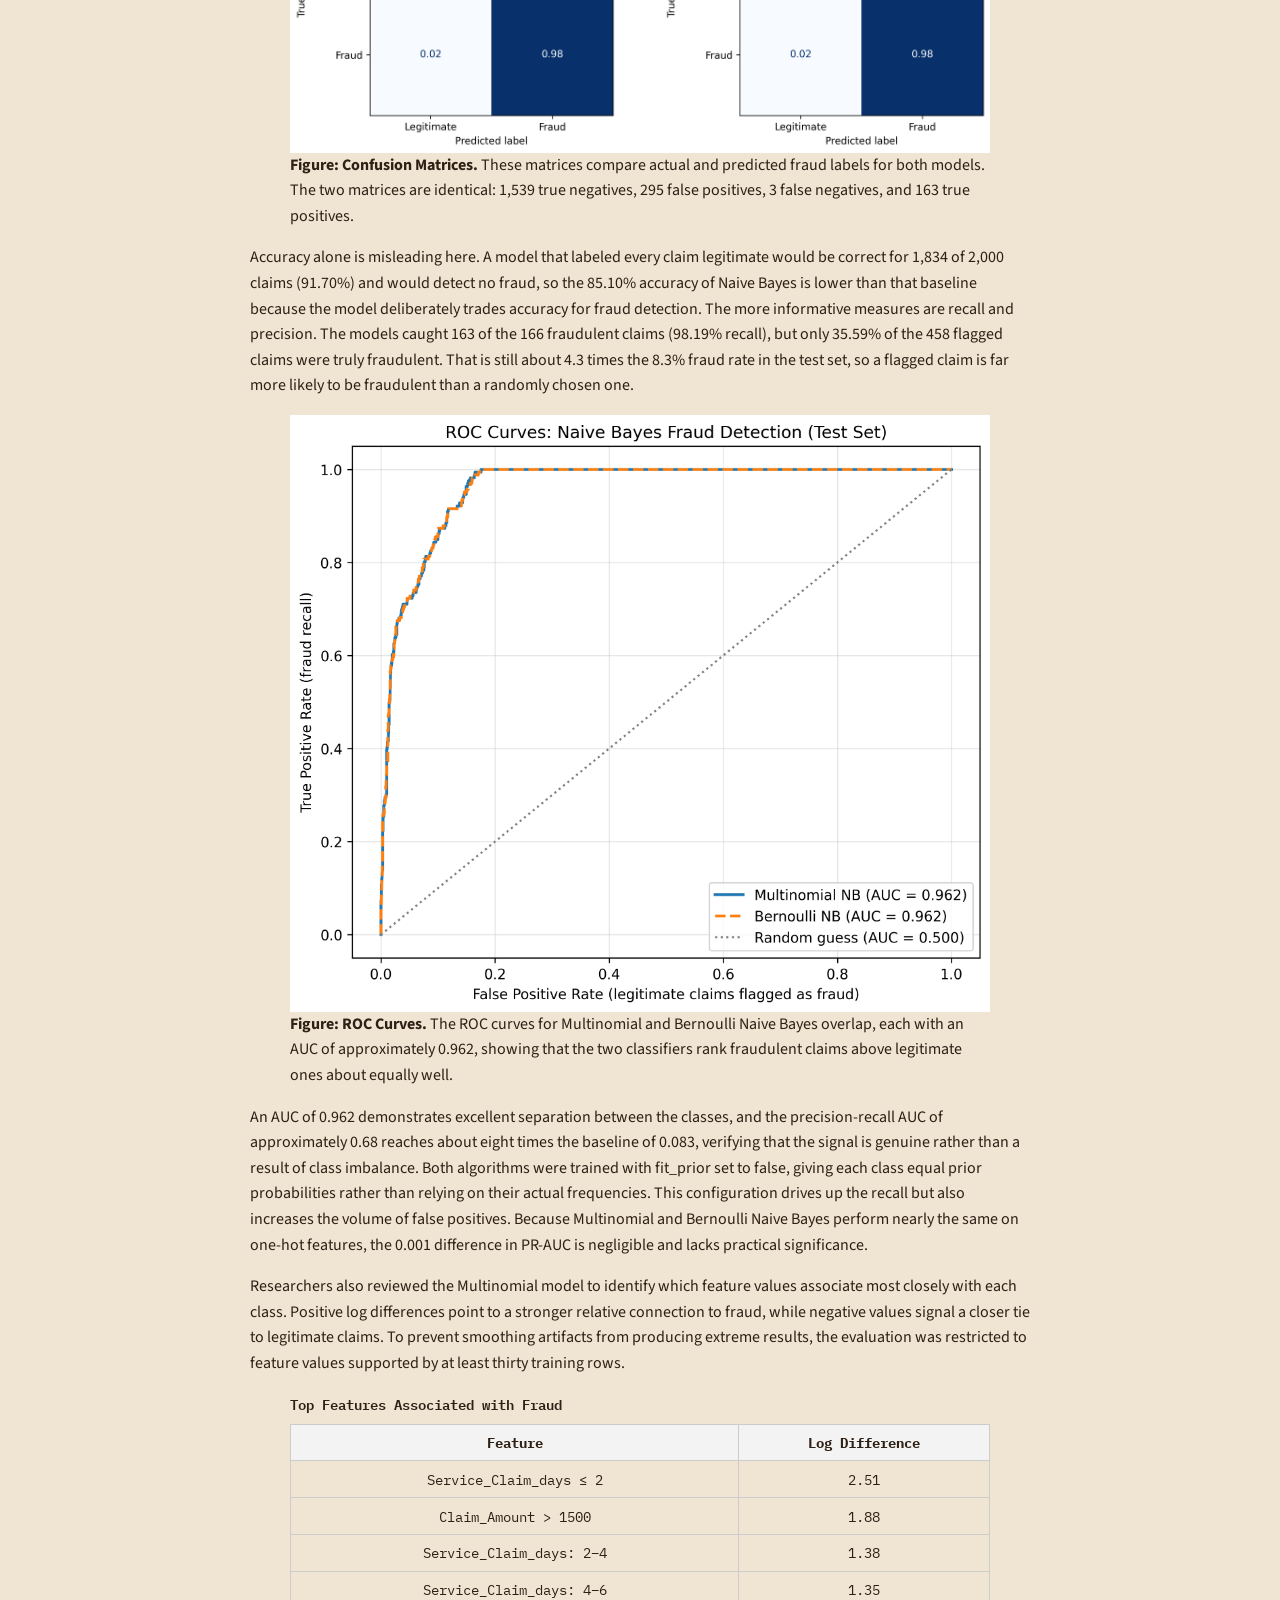
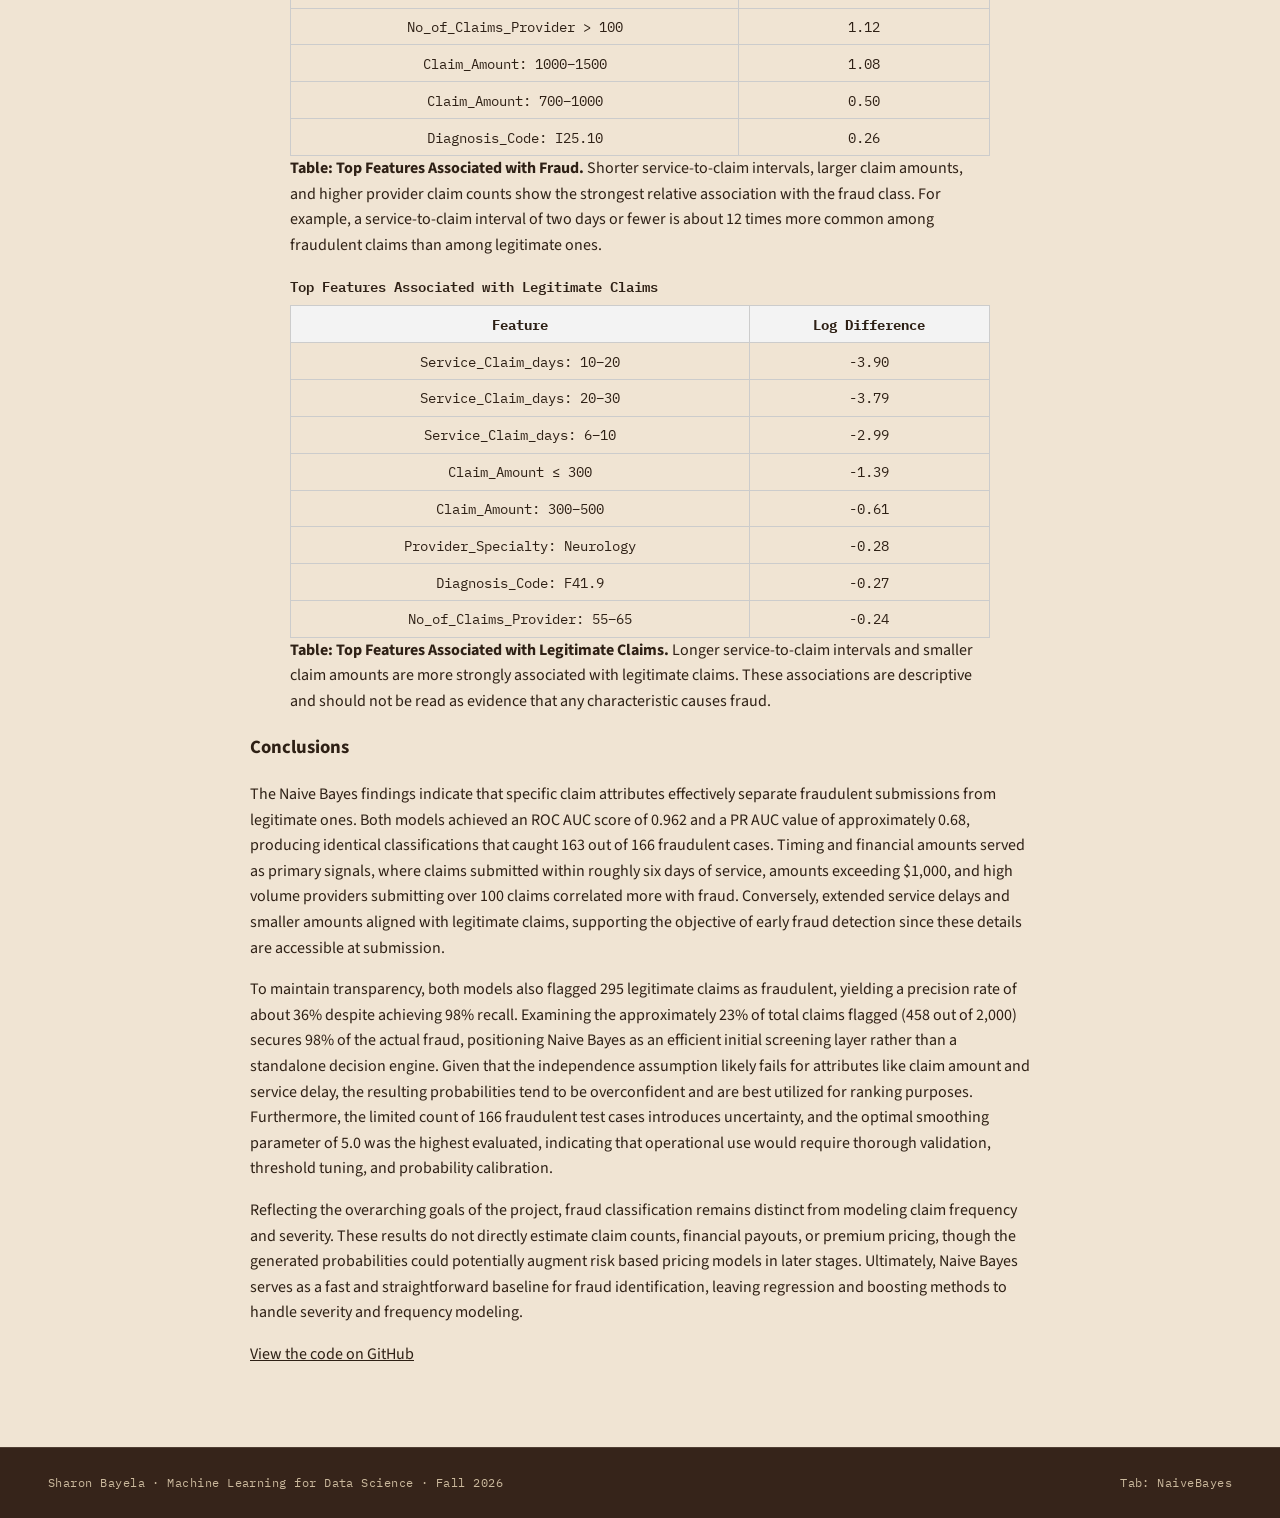
<file: naivebayes.html>
<!DOCTYPE html>
<html lang="en">
<head>
<meta charset="UTF-8">
<meta name="viewport" content="width=device-width, initial-scale=1.0">
<title>NaiveBayes — Frequency-Severity Modeling for Insurance Claims</title>
<link rel="preconnect" href="https://fonts.googleapis.com">
<link href="https://fonts.googleapis.com/css2?family=Fraunces:wght@500;600;700&family=Source+Sans+3:wght@400;500;600&family=IBM+Plex+Mono:wght@400;500;600&display=swap" rel="stylesheet">
<link rel="stylesheet" href="styles.css">
</head>
<body>
<a class="skip-link" href="#main">Skip to content</a>
<header class="masthead">
  <div class="masthead-row">
    <div>
      <h1 class="file-title">Frequency-Severity Modeling for Insurance Claims: A Predictive Framework for Risk-Based Pricing</h1>
    </div>
  </div>
  <nav class="tabs-wrap" aria-label="Project sections">
    <ul class="tabs">
      <li><a href="index.html">Introduction</a></li>
      <li><a href="dataprep_eda.html">Data Preparation and EDA</a></li>
      <li><a href="clustering.html">Clustering</a></li>
      <li><a href="pca.html">Principal Component Analysis</a></li>
      <li><a href="naivebayes.html" class="active">NaiveBayes</a></li>
      <li><a href="dectrees.html">DecTrees</a></li>
      <li><a href="regression.html">Regression</a></li>
      <li><a href="adaboost.html">Ada Boost</a></li>
      <li><a href="gradient_boosting.html">Gradient Boosting</a></li>
      <li><a href="xgboost.html">XG Boost</a></li>
      <li><a href="conclusions.html">Conclusions</a></li>
    </ul>
  </nav>
</header>
<main id="main" class="case-file">
  <div class="case-inner">
    <p class="eyebrow">NaiveBayes</p>
    <h2 class="page-title">Naive Bayes</h2>

    <!-- OVERVIEW -->
    <section id="overview" class="content-section">
      <h3>Overview</h3>

      <p> Naive Bayes is a supervised classification algorithm that uses Bayes' theorem to predict which category an observation belongs to based on its features. It earns the name "naive" by assuming all predictor variables are completely independent of one another given the class, a simplification that seldom holds in reality, yet allows the model to remain exceptionally fast, easy to implement, and effective for tasks like text categorization, spam filtering, fraud detection, and medical diagnostics.</p>

      <p style="text-align:center; font-size:1.1rem;"><strong>P(C | X) = [P(X | C) &times; P(C)] / P(X)</strong></p>

      <p>In this formula, P(C | X) is the posterior probability of class C given the observed features X, P(C) is the prior probability of the class, P(X | C) is the likelihood, and P(X) is the probability of the observed features. The model picks the class with the highest posterior probability.</p>

      <figure>
        <img src="images/nb_overview_flow.png" alt="Naive Bayes classification workflow" style="width:100%; height:auto; display:block;">
        <figcaption><strong>Figure: Naive Bayes Classification Workflow.</strong> This diagram shows the overall process, from labeled observations to class probability estimation and prediction.</figcaption>
      </figure>

      <p>This project employed two distinct variants. Multinomial Naive Bayes is generally suited for nonnegative count data, such as word occurrences in document classification, by modeling how frequently each feature appears within a class. In contrast, Bernoulli Naive Bayes targets binary features that indicate only the presence or absence of a trait using values of zero and one. Since the prepared claims data relies on binary indicator columns, you can apply both models. Although binary values do not perfectly align with the multinomial count framework, comparing the two approaches provides a valuable evaluation check.</p>

      <figure>
        <img src="images/nb_variants.png" alt="Multinomial versus Bernoulli Naive Bayes" style="width:100%; height:auto; display:block;">
        <figcaption><strong>Figure: Multinomial vs. Bernoulli Naive Bayes.</strong> This comparison shows the two variants and the feature assumptions each one makes.</figcaption>
      </figure>

      <p>The target variable in this analysis is <code>Is_Fraud</code>, where 0 is a legitimate claim and 1 is a fraudulent claim. Standard Multinomial and Bernoulli Naive Bayes are classification methods, so they do not directly estimate claim frequency, continuous claim severity, or risk-based premiums. Although this project's broader focus is frequency, severity, and pricing, fraud detection is examined here as a supplementary insurance risk classification problem.</p>
    </section>

    <!-- DATA PREP -->
    <section id="data-prep" class="content-section">
      <h3>Data Prep</h3>

      <p>Unlike clustering and PCA, Naive Bayes is a supervised method, so it requires labeled data. The analysis uses the health insurance claims dataset of 10,000 observations and 23 variables, with <code>Is_Fraud</code> supplying the known class labels. The classes are imbalanced: 9,171 claims (91.71%) are legitimate and 829 (8.29%) are fraudulent.</p>

      <p>Link to the labeled sample data (CSV): <a href="data/nb_prepared_data.csv" download>nb_sample_data.csv</a></p>

      <figure>
        <img src="images/nb_data_sample.png" alt="Sample of the labeled insurance claims dataset" style="width:100%; height:auto; display:block;">
        <figcaption><strong>Figure: Labeled Claims Data Sample.</strong> This image shows a small sample of the labeled health insurance claims dataset used for Naive Bayes.</figcaption>
      </figure>

      <p>Fourteen predictors were selected: <code>Claim_Amount</code>, <code>Patient_Age</code>, <code>No_of_Claims_Provider</code>, <code>Service_Claim_days</code>, <code>Length_of_Stay</code>, <code>Prior_Visits_12m</code>, <code>Chronic_Condition_Flag</code>, <code>Insurance_Type</code>, <code>Patient_Gender</code>, <code>Provider_Specialty</code>, <code>Visit_Type</code>, <code>State</code>, <code>Diagnosis_Code</code>, and <code>Procedure_Code</code>. The target <code>Is_Fraud</code> was excluded from the predictor matrix so the model never sees the outcome it is trying to predict.</p>

      <p>Missing numeric values were filled with training-set medians, and missing categorical values were assigned an "Unknown" category. Selected numeric variables were grouped into predefined intervals, and categorical variables were one-hot encoded, producing 78 nonnegative numeric features. The data was split 80/20 into training and testing sets using Scikit-learn's <code>train_test_split</code> with <code>random_state=42</code>, with stratified sampling to keep the fraud proportion about the same in both subsets. The test features were aligned to the training columns so both sets have identical predictors. Rare categories in <code>State</code>, <code>Diagnosis_Code</code>, and <code>Procedure_Code</code> (fewer than 30 training rows) were grouped into an "Other" category using training data only, and the smoothing parameter alpha was tuned with five-fold cross-validation on the training set, scored by precision-recall AUC.</p>

      <figure>
        <table class="cluster-table">
          <caption>Training and Testing Split</caption>
          <thead>
            <tr>
              <th>Dataset</th>
              <th>Observations</th>
              <th>Original Features</th>
              <th>Encoded Features</th>
            </tr>
          </thead>
          <tbody>
            <tr><td>Training</td><td>8,000</td><td>14</td><td>78</td></tr>
            <tr><td>Testing</td><td>2,000</td><td>14</td><td>78</td></tr>
          </tbody>
        </table>
        <figcaption><strong>Table: Training and Testing Split.</strong></figcaption>
      </figure>

      <figure>
        <img src="images/nb_train_test_split.png" alt="80 percent training and 20 percent testing split" style="width:100%; height:auto; display:block;">
        <figcaption><strong>Figure: 80/20 Training and Testing Split.</strong> This illustration shows how the data was divided into training and testing sets.</figcaption>
      </figure>

      <p>The two sets are disjoint, meaning no row appears in both. This matters because evaluating a model on rows it was trained on would produce misleadingly optimistic performance estimates.</p>

      <figure>
        <img src="images/nb_class_distribution.png" alt="Class distribution in training and testing sets" style="width:100%; height:auto; display:block;">
        <figcaption><strong>Figure: Class Distribution Across Training and Testing Sets.</strong> The bars show that legitimate and fraudulent claims appear in nearly identical proportions in both subsets, confirming that stratification worked.</figcaption>
      </figure>
    </section>

    <!-- RESULTS -->
    <section id="results" class="content-section">
      <h3>Results</h3>

      <p>Naive Bayes addresses the early fraud detection part of the research question: whether patient, provider, and claim characteristics follow patterns that separate fraudulent claims from legitimate ones. It does not model claim frequency, severity, or premiums directly. Both classifiers were evaluated on the same testing set of 2,000 claims, made up of 1,834 legitimate and 166 fraudulent claims. Cross-validation on the training set selected a smoothing value of alpha = 5.0 for both models, and the two models produced identical classifications.</p>

      <figure>
        <table class="cluster-table">
          <caption>Classification Performance on the Test Set</caption>
          <thead>
            <tr>
              <th>Metric</th>
              <th>Multinomial NB</th>
              <th>Bernoulli NB</th>
            </tr>
          </thead>
          <tbody>
            <tr><td>Accuracy</td><td>85.10%</td><td>85.10%</td></tr>
            <tr><td>ROC-AUC</td><td>0.962</td><td>0.962</td></tr>
            <tr><td>PR-AUC (baseline 0.083)</td><td>0.682</td><td>0.681</td></tr>
            <tr><td>Fraud Precision</td><td>35.59%</td><td>35.59%</td></tr>
            <tr><td>Fraud Recall</td><td>98.19%</td><td>98.19%</td></tr>
            <tr><td>Fraud F1-Score</td><td>0.522</td><td>0.522</td></tr>
            <tr><td>Specificity (Legitimate Recall)</td><td>83.91%</td><td>83.91%</td></tr>
            <tr><td>False Positives</td><td>295</td><td>295</td></tr>
            <tr><td>False Negatives</td><td>3</td><td>3</td></tr>
          </tbody>
        </table>
        <figcaption><strong>Table: Classification Performance on the Test Set.</strong></figcaption>
      </figure>

      <figure>
        <table class="cluster-table">
          <caption>Confusion Matrix (Test Set, n = 2,000; identical for both models)</caption>
          <thead>
            <tr>
              <th></th>
              <th>Predicted Legitimate</th>
              <th>Predicted Fraud</th>
              <th>Total</th>
            </tr>
          </thead>
          <tbody>
            <tr><td>Actual Legitimate</td><td>1,539</td><td>295</td><td>1,834</td></tr>
            <tr><td>Actual Fraud</td><td>3</td><td>163</td><td>166</td></tr>
          </tbody>
        </table>
        <figcaption><strong>Table: Confusion Matrix.</strong> Both models correctly classified 1,539 legitimate and 163 fraudulent claims, flagged 295 legitimate claims as fraud, and missed three fraudulent claims.</figcaption>
      </figure>

      <figure>
        <img src="images/nb_confusion_matrices.png" alt="Confusion matrices for Multinomial and Bernoulli Naive Bayes" style="width:100%; height:auto; display:block;">
        <figcaption><strong>Figure: Confusion Matrices.</strong> These matrices compare actual and predicted fraud labels for both models. The two matrices are identical: 1,539 true negatives, 295 false positives, 3 false negatives, and 163 true positives.</figcaption>
      </figure>

      <p>Accuracy alone is misleading here. A model that labeled every claim legitimate would be correct for 1,834 of 2,000 claims (91.70%) and would detect no fraud, so the 85.10% accuracy of Naive Bayes is lower than that baseline because the model deliberately trades accuracy for fraud detection. The more informative measures are recall and precision. The models caught 163 of the 166 fraudulent claims (98.19% recall), but only 35.59% of the 458 flagged claims were truly fraudulent. That is still about 4.3 times the 8.3% fraud rate in the test set, so a flagged claim is far more likely to be fraudulent than a randomly chosen one.</p>

      <figure>
        <img src="images/nb_roc_curve.png" alt="ROC curves for both Naive Bayes classifiers" style="width:100%; height:auto; display:block;">
        <figcaption><strong>Figure: ROC Curves.</strong> The ROC curves for Multinomial and Bernoulli Naive Bayes overlap, each with an AUC of approximately 0.962, showing that the two classifiers rank fraudulent claims above legitimate ones about equally well.</figcaption>
      </figure>

      <p>An AUC of 0.962 demonstrates excellent separation between the classes, and the precision-recall AUC of approximately 0.68 reaches about eight times the baseline of 0.083, verifying that the signal is genuine rather than a result of class imbalance. Both algorithms were trained with fit_prior set to false, giving each class equal prior probabilities rather than relying on their actual frequencies. This configuration drives up the recall but also increases the volume of false positives. Because Multinomial and Bernoulli Naive Bayes perform nearly the same on one-hot features, the 0.001 difference in PR-AUC is negligible and lacks practical significance.<p>
      
      <p>Researchers also reviewed the Multinomial model to identify which feature values associate most closely with each class. Positive log differences point to a stronger relative connection to fraud, while negative values signal a closer tie to legitimate claims. To prevent smoothing artifacts from producing extreme results, the evaluation was restricted to feature values supported by at least thirty training rows.</p>
      <figure>
        <table class="cluster-table">
          <caption>Top Features Associated with Fraud</caption>
          <thead>
            <tr>
              <th>Feature</th>
              <th>Log Difference</th>
            </tr>
          </thead>
          <tbody>
            <tr><td>Service_Claim_days ≤ 2</td><td>2.51</td></tr>
            <tr><td>Claim_Amount &gt; 1500</td><td>1.88</td></tr>
            <tr><td>Service_Claim_days: 2–4</td><td>1.38</td></tr>
            <tr><td>Service_Claim_days: 4–6</td><td>1.35</td></tr>
            <tr><td>No_of_Claims_Provider &gt; 100</td><td>1.12</td></tr>
            <tr><td>Claim_Amount: 1000–1500</td><td>1.08</td></tr>
            <tr><td>Claim_Amount: 700–1000</td><td>0.50</td></tr>
            <tr><td>Diagnosis_Code: I25.10</td><td>0.26</td></tr>
          </tbody>
        </table>
        <figcaption><strong>Table: Top Features Associated with Fraud.</strong> Shorter service-to-claim intervals, larger claim amounts, and higher provider claim counts show the strongest relative association with the fraud class. For example, a service-to-claim interval of two days or fewer is about 12 times more common among fraudulent claims than among legitimate ones.</figcaption>
      </figure>

      <figure>
        <table class="cluster-table">
          <caption>Top Features Associated with Legitimate Claims</caption>
          <thead>
            <tr>
              <th>Feature</th>
              <th>Log Difference</th>
            </tr>
          </thead>
          <tbody>
            <tr><td>Service_Claim_days: 10–20</td><td>-3.90</td></tr>
            <tr><td>Service_Claim_days: 20–30</td><td>-3.79</td></tr>
            <tr><td>Service_Claim_days: 6–10</td><td>-2.99</td></tr>
            <tr><td>Claim_Amount ≤ 300</td><td>-1.39</td></tr>
            <tr><td>Claim_Amount: 300–500</td><td>-0.61</td></tr>
            <tr><td>Provider_Specialty: Neurology</td><td>-0.28</td></tr>
            <tr><td>Diagnosis_Code: F41.9</td><td>-0.27</td></tr>
            <tr><td>No_of_Claims_Provider: 55–65</td><td>-0.24</td></tr>
          </tbody>
        </table>
        <figcaption><strong>Table: Top Features Associated with Legitimate Claims.</strong> Longer service-to-claim intervals and smaller claim amounts are more strongly associated with legitimate claims. These associations are descriptive and should not be read as evidence that any characteristic causes fraud.</figcaption>
      </figure>
    </section>

    <!-- CONCLUSIONS -->
    <section id="conclusions" class="content-section">
      <h3>Conclusions</h3>

      <p>The Naive Bayes findings indicate that specific claim attributes effectively separate fraudulent submissions from legitimate ones. Both models achieved an ROC AUC score of 0.962 and a PR AUC value of approximately 0.68, producing identical classifications that caught 163 out of 166 fraudulent cases. Timing and financial amounts served as primary signals, where claims submitted within roughly six days of service, amounts exceeding $1,000, and high volume providers submitting over 100 claims correlated more with fraud. Conversely, extended service delays and smaller amounts aligned with legitimate claims, supporting the objective of early fraud detection since these details are accessible at submission.</p>

      <p>To maintain transparency, both models also flagged 295 legitimate claims as fraudulent, yielding a precision rate of about 36% despite achieving 98% recall. Examining the approximately 23% of total claims flagged (458 out of 2,000) secures 98% of the actual fraud, positioning Naive Bayes as an efficient initial screening layer rather than a standalone decision engine. Given that the independence assumption likely fails for attributes like claim amount and service delay, the resulting probabilities tend to be overconfident and are best utilized for ranking purposes. Furthermore, the limited count of 166 fraudulent test cases introduces uncertainty, and the optimal smoothing parameter of 5.0 was the highest evaluated, indicating that operational use would require thorough validation, threshold tuning, and probability calibration.</p>

      <p>Reflecting the overarching goals of the project, fraud classification remains distinct from modeling claim frequency and severity. These results do not directly estimate claim counts, financial payouts, or premium pricing, though the generated probabilities could potentially augment risk based pricing models in later stages. Ultimately, Naive Bayes serves as a fast and straightforward baseline for fraud identification, leaving regression and boosting methods to handle severity and frequency modeling.</p>
    </section>
    <p>
      <a href="https://github.com/SharonBayela/Machine_learning_project_F26.git" target="_blank" rel="noopener">
          View the code on GitHub
      </a>
    </p>
  </div>
</main>
<footer class="site-footer">
  <span>Sharon Bayela &middot; Machine Learning for Data Science &middot; Fall 2026</span>
  <span>Tab: NaiveBayes</span>
</footer>
</body>
</html>
</file>
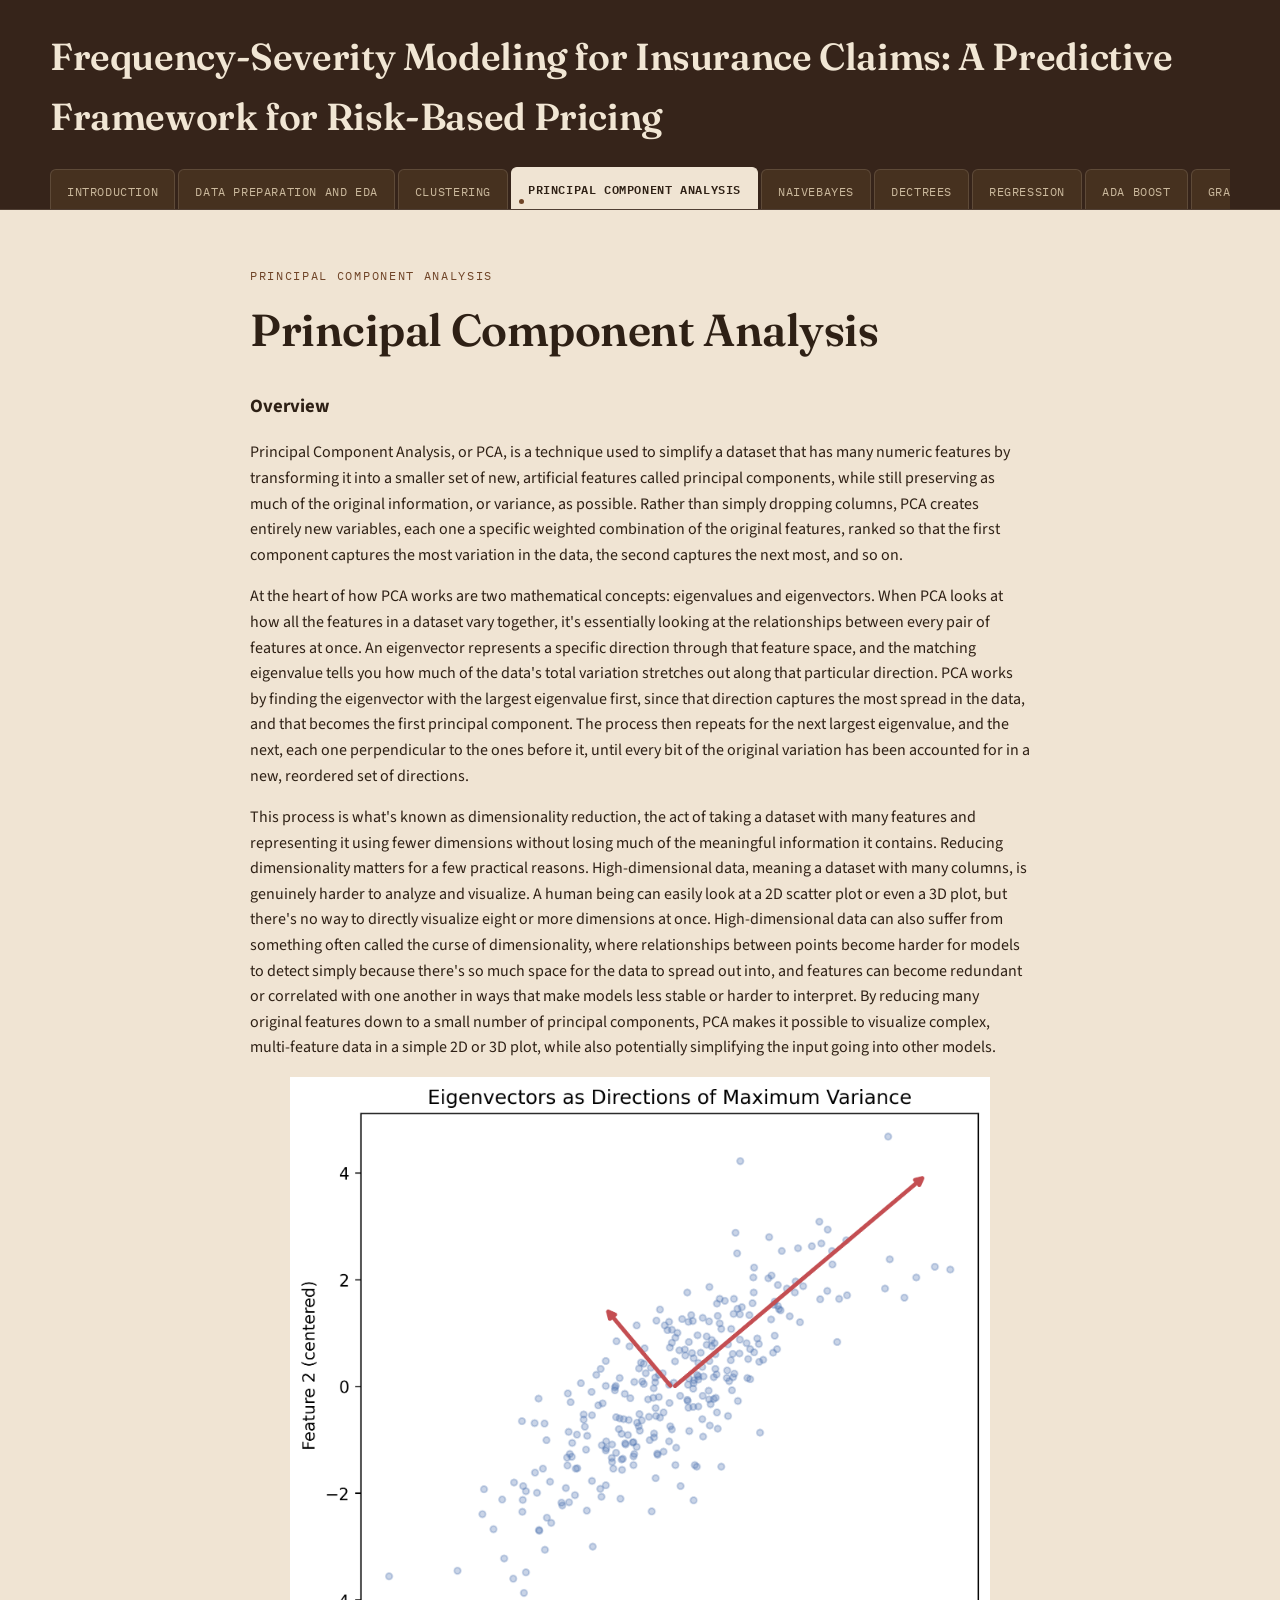
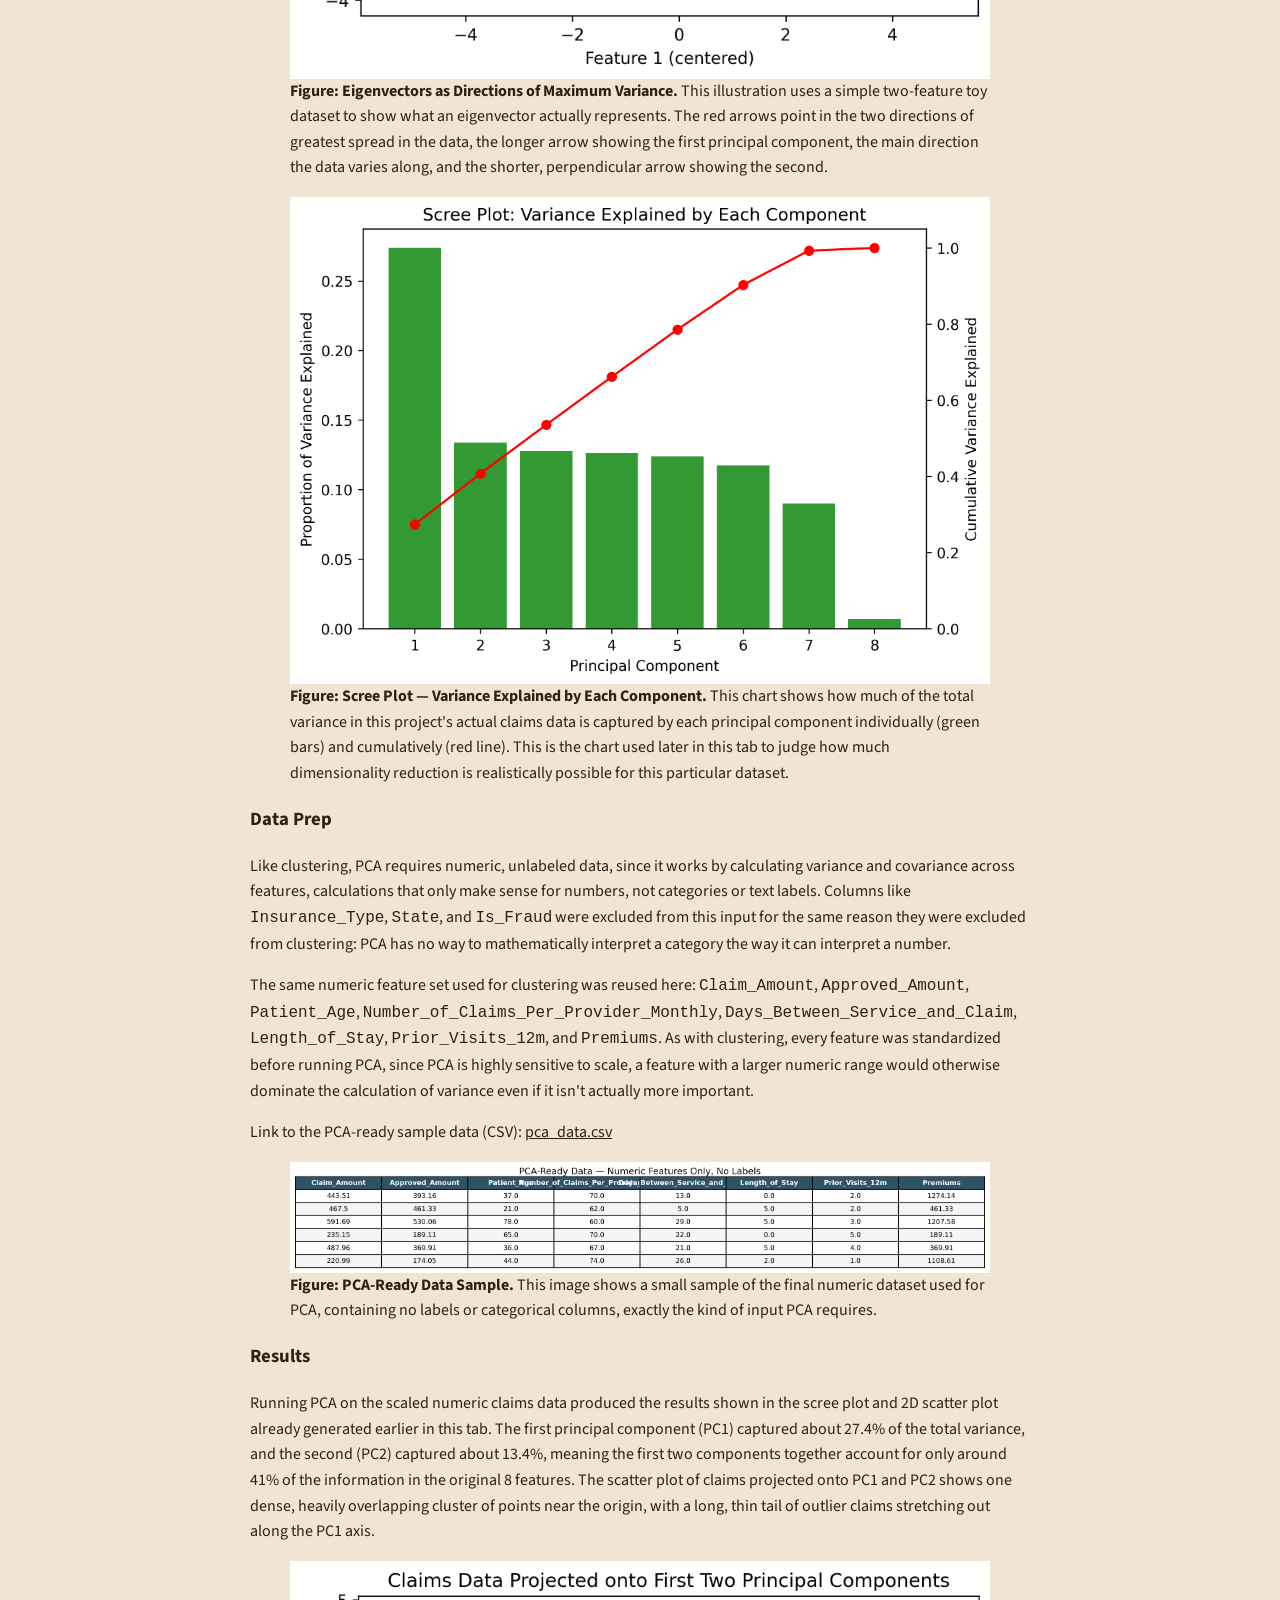
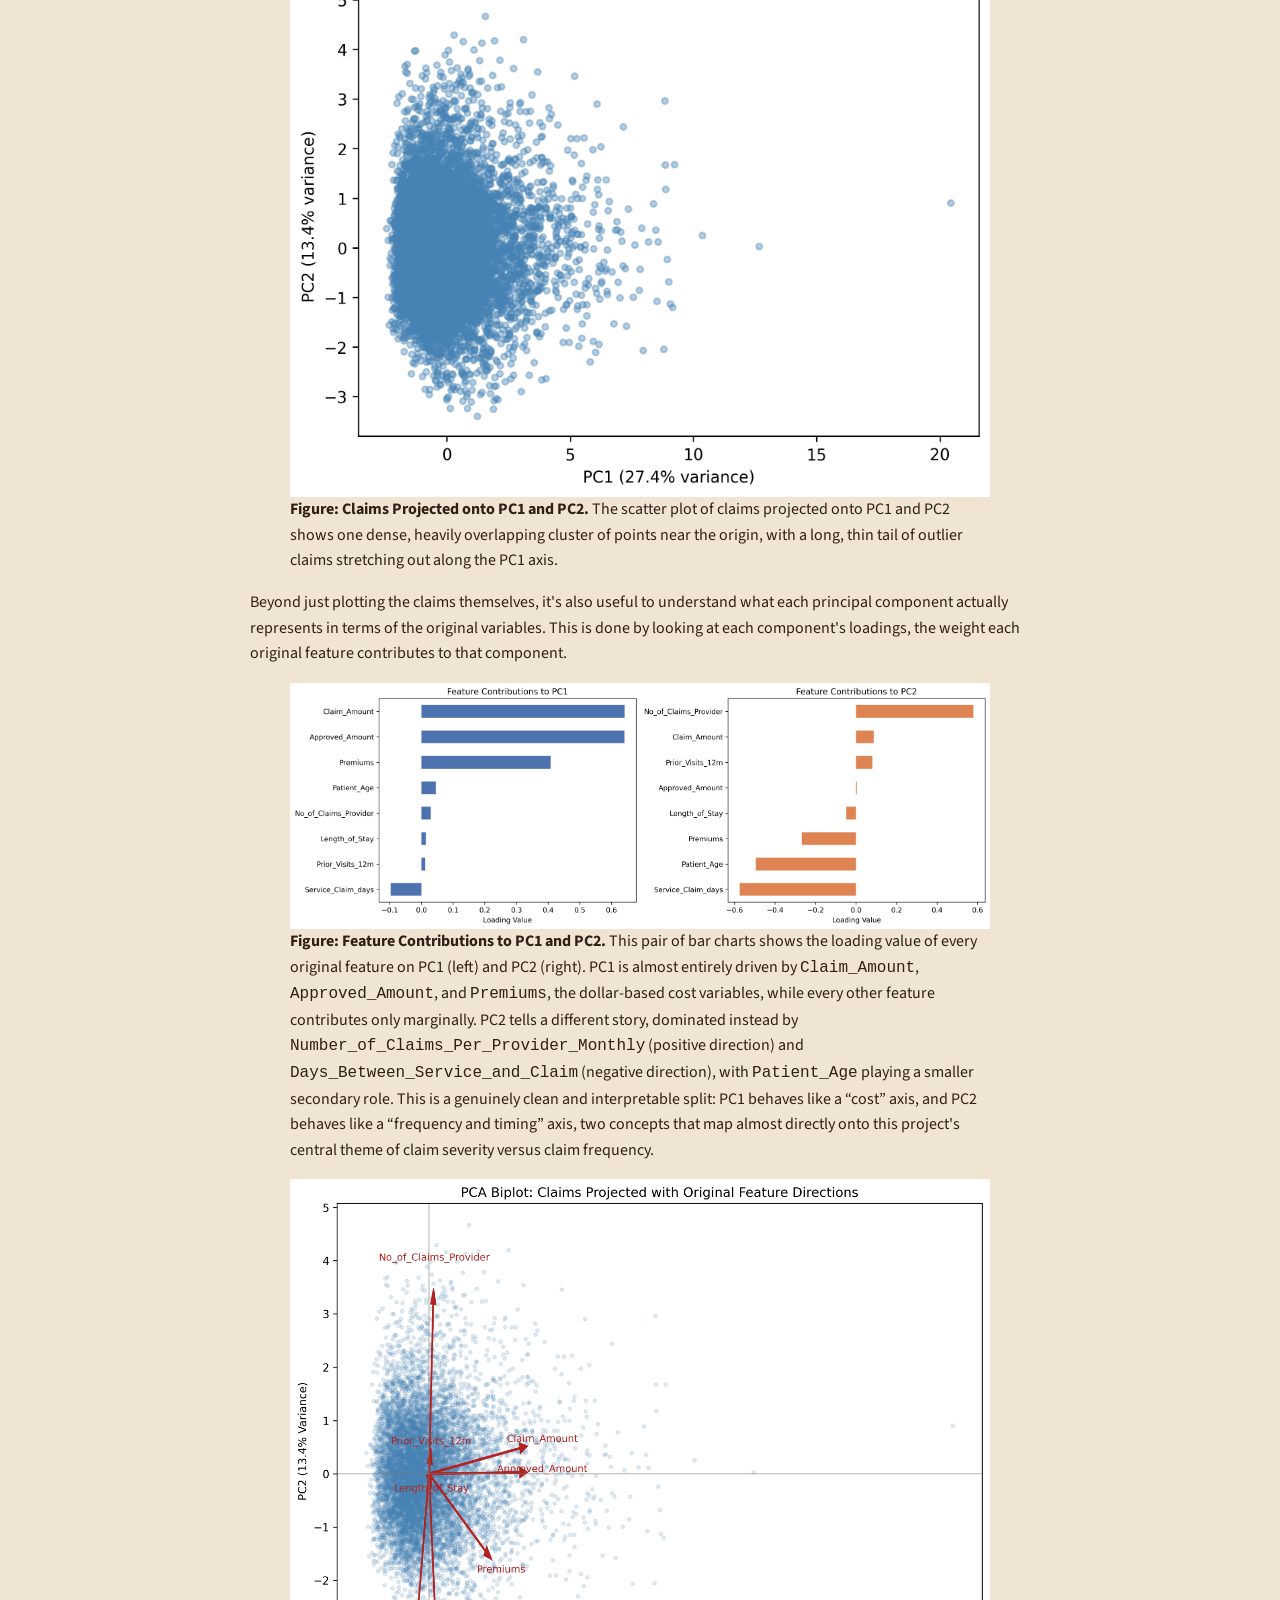
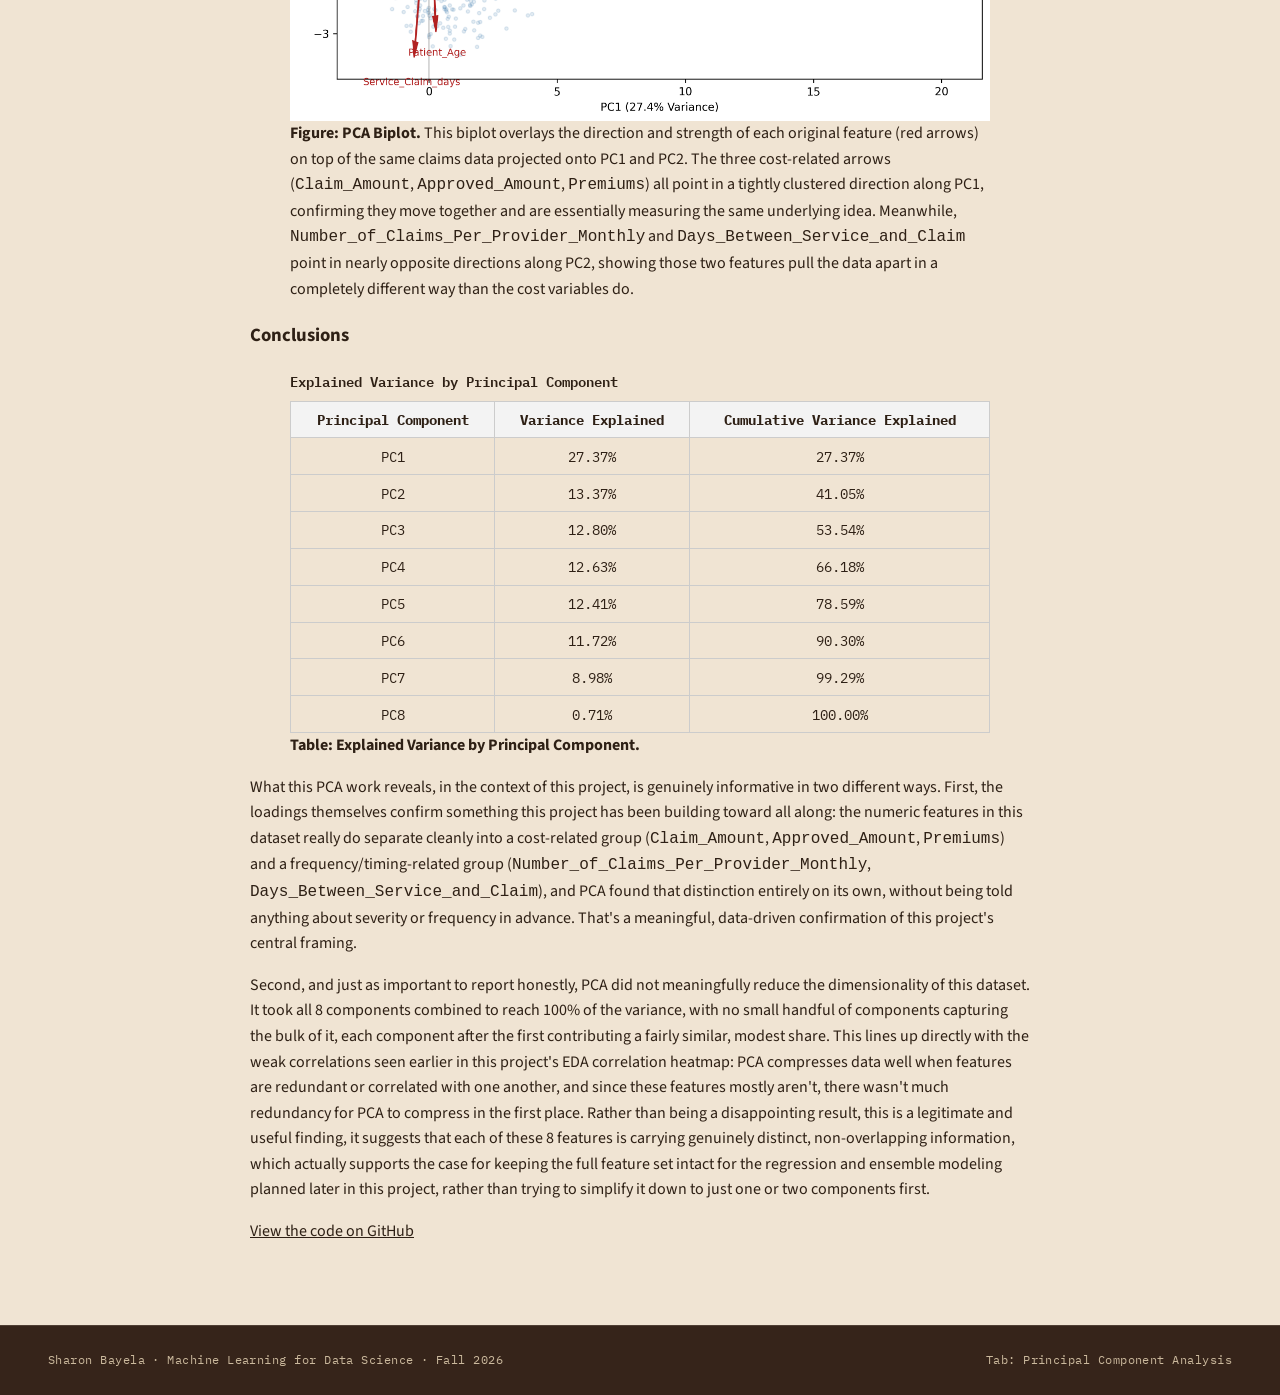
<file: pca.html>
<!DOCTYPE html>
<html lang="en">
<head>
<meta charset="UTF-8">
<meta name="viewport" content="width=device-width, initial-scale=1.0">
<title>Principal Component Analysis — Frequency-Severity Modeling for Insurance Claims</title>
<link rel="preconnect" href="https://fonts.googleapis.com">
<link href="https://fonts.googleapis.com/css2?family=Fraunces:wght@500;600;700&family=Source+Sans+3:wght@400;500;600&family=IBM+Plex+Mono:wght@400;500;600&display=swap" rel="stylesheet">
<link rel="stylesheet" href="styles.css">
</head>
<body>
<a class="skip-link" href="#main">Skip to content</a>
<header class="masthead">
  <div class="masthead-row">
    <div>
      <h1 class="file-title">Frequency-Severity Modeling for Insurance Claims: A Predictive Framework for Risk-Based Pricing</h1>
    </div>
  </div>
  <nav class="tabs-wrap" aria-label="Project sections">
    <ul class="tabs">
      <li><a href="index.html">Introduction</a></li>
      <li><a href="dataprep_eda.html">Data Preparation and EDA</a></li>
      <li><a href="clustering.html">Clustering</a></li>
      <li><a href="pca.html" class="active">Principal Component Analysis</a></li>
      <li><a href="naivebayes.html">NaiveBayes</a></li>
      <li><a href="dectrees.html">DecTrees</a></li>
      <li><a href="regression.html">Regression</a></li>
      <li><a href="adaboost.html">Ada Boost</a></li>
      <li><a href="gradient_boosting.html">Gradient Boosting</a></li>
      <li><a href="xgboost.html">XG Boost</a></li>
      <li><a href="conclusions.html">Conclusions</a></li>
    </ul>
  </nav>
</header>
<main id="main" class="case-file">
  <div class="case-inner">
    <p class="eyebrow">Principal Component Analysis</p>
    <h2 class="page-title">Principal Component Analysis</h2>

    <!-- OVERVIEW -->
    <section id="overview" class="content-section">
      <h3>Overview</h3>

      <p>Principal Component Analysis, or PCA, is a technique used to simplify a dataset that has many numeric features by transforming it into a smaller set of new, artificial features called principal components, while still preserving as much of the original information, or variance, as possible. Rather than simply dropping columns, PCA creates entirely new variables, each one a specific weighted combination of the original features, ranked so that the first component captures the most variation in the data, the second captures the next most, and so on.</p>

      <p>At the heart of how PCA works are two mathematical concepts: eigenvalues and eigenvectors. When PCA looks at how all the features in a dataset vary together, it's essentially looking at the relationships between every pair of features at once. An eigenvector represents a specific direction through that feature space, and the matching eigenvalue tells you how much of the data's total variation stretches out along that particular direction. PCA works by finding the eigenvector with the largest eigenvalue first, since that direction captures the most spread in the data, and that becomes the first principal component. The process then repeats for the next largest eigenvalue, and the next, each one perpendicular to the ones before it, until every bit of the original variation has been accounted for in a new, reordered set of directions.</p>

      <p>This process is what's known as dimensionality reduction, the act of taking a dataset with many features and representing it using fewer dimensions without losing much of the meaningful information it contains. Reducing dimensionality matters for a few practical reasons. High-dimensional data, meaning a dataset with many columns, is genuinely harder to analyze and visualize. A human being can easily look at a 2D scatter plot or even a 3D plot, but there's no way to directly visualize eight or more dimensions at once. High-dimensional data can also suffer from something often called the curse of dimensionality, where relationships between points become harder for models to detect simply because there's so much space for the data to spread out into, and features can become redundant or correlated with one another in ways that make models less stable or harder to interpret. By reducing many original features down to a small number of principal components, PCA makes it possible to visualize complex, multi-feature data in a simple 2D or 3D plot, while also potentially simplifying the input going into other models.</p>

      <figure>
        <img src="images/pca_eigenvector_concept.png" alt="Illustration of eigenvectors as directions of maximum variance on a two-feature toy dataset, with red arrows showing the first and second principal components" style="width:100%; height:auto; display:block;">
        <figcaption><strong>Figure: Eigenvectors as Directions of Maximum Variance.</strong> This illustration uses a simple two-feature toy dataset to show what an eigenvector actually represents. The red arrows point in the two directions of greatest spread in the data, the longer arrow showing the first principal component, the main direction the data varies along, and the shorter, perpendicular arrow showing the second.</figcaption>
      </figure>

      <figure>
        <img src="images/pca_scree_plot.png" alt="Scree plot showing variance explained by each principal component individually as green bars and cumulatively as a red line" style="width:100%; height:auto; display:block;">
        <figcaption><strong>Figure: Scree Plot &mdash; Variance Explained by Each Component.</strong> This chart shows how much of the total variance in this project's actual claims data is captured by each principal component individually (green bars) and cumulatively (red line). This is the chart used later in this tab to judge how much dimensionality reduction is realistically possible for this particular dataset.</figcaption>
      </figure>
    </section>

    <!-- DATA PREP -->
    <section id="data-prep" class="content-section">
      <h3>Data Prep</h3>

      <p>Like clustering, PCA requires numeric, unlabeled data, since it works by calculating variance and covariance across features, calculations that only make sense for numbers, not categories or text labels. Columns like <code>Insurance_Type</code>, <code>State</code>, and <code>Is_Fraud</code> were excluded from this input for the same reason they were excluded from clustering: PCA has no way to mathematically interpret a category the way it can interpret a number.</p>

      <p>The same numeric feature set used for clustering was reused here: <code>Claim_Amount</code>, <code>Approved_Amount</code>, <code>Patient_Age</code>, <code>Number_of_Claims_Per_Provider_Monthly</code>, <code>Days_Between_Service_and_Claim</code>, <code>Length_of_Stay</code>, <code>Prior_Visits_12m</code>, and <code>Premiums</code>. As with clustering, every feature was standardized before running PCA, since PCA is highly sensitive to scale, a feature with a larger numeric range would otherwise dominate the calculation of variance even if it isn't actually more important.</p>

      <p>Link to the PCA-ready sample data (CSV): <a href="data/pca_results.csv" download>pca_data.csv</a></p>

      <figure>
        <img src="images/pca_data_sample.png" alt="Sample of the final numeric dataset used for PCA, with no labels or categorical columns" style="width:100%; height:auto; display:block;">
        <figcaption><strong>Figure: PCA-Ready Data Sample.</strong> This image shows a small sample of the final numeric dataset used for PCA, containing no labels or categorical columns, exactly the kind of input PCA requires.</figcaption>
      </figure>
    </section>

    <!-- RESULTS -->
    <section id="results" class="content-section">
      <h3>Results</h3>

      <p>Running PCA on the scaled numeric claims data produced the results shown in the scree plot and 2D scatter plot already generated earlier in this tab. The first principal component (PC1) captured about 27.4% of the total variance, and the second (PC2) captured about 13.4%, meaning the first two components together account for only around 41% of the information in the original 8 features. The scatter plot of claims projected onto PC1 and PC2 shows one dense, heavily overlapping cluster of points near the origin, with a long, thin tail of outlier claims stretching out along the PC1 axis.</p>

      <figure>
        <img src="images/pca_2d_projection.png" alt="2D scatter plot of claims projected onto PC1 and PC2, showing a dense overlapping cluster near the origin with a thin tail of outliers along PC1" style="width:100%; height:auto; display:block;">
        <figcaption><strong>Figure: Claims Projected onto PC1 and PC2.</strong> The scatter plot of claims projected onto PC1 and PC2 shows one dense, heavily overlapping cluster of points near the origin, with a long, thin tail of outlier claims stretching out along the PC1 axis.</figcaption>
      </figure>

      <p>Beyond just plotting the claims themselves, it's also useful to understand what each principal component actually represents in terms of the original variables. This is done by looking at each component's loadings, the weight each original feature contributes to that component.</p>

      <figure>
        <img src="images/pca_loadings_barchart.png" alt="Bar charts of feature loadings on PC1 and PC2, with PC1 dominated by cost variables and PC2 dominated by frequency and timing variables" style="width:100%; height:auto; display:block;">
        <figcaption><strong>Figure: Feature Contributions to PC1 and PC2.</strong> This pair of bar charts shows the loading value of every original feature on PC1 (left) and PC2 (right). PC1 is almost entirely driven by <code>Claim_Amount</code>, <code>Approved_Amount</code>, and <code>Premiums</code>, the dollar-based cost variables, while every other feature contributes only marginally. PC2 tells a different story, dominated instead by <code>Number_of_Claims_Per_Provider_Monthly</code> (positive direction) and <code>Days_Between_Service_and_Claim</code> (negative direction), with <code>Patient_Age</code> playing a smaller secondary role. This is a genuinely clean and interpretable split: PC1 behaves like a &ldquo;cost&rdquo; axis, and PC2 behaves like a &ldquo;frequency and timing&rdquo; axis, two concepts that map almost directly onto this project's central theme of claim severity versus claim frequency.</figcaption>
      </figure>

      <figure>
        <img src="images/pca_biplot.png" alt="PCA biplot overlaying feature direction arrows on claims data projected onto PC1 and PC2" style="width:100%; height:auto; display:block;">
        <figcaption><strong>Figure: PCA Biplot.</strong> This biplot overlays the direction and strength of each original feature (red arrows) on top of the same claims data projected onto PC1 and PC2. The three cost-related arrows (<code>Claim_Amount</code>, <code>Approved_Amount</code>, <code>Premiums</code>) all point in a tightly clustered direction along PC1, confirming they move together and are essentially measuring the same underlying idea. Meanwhile, <code>Number_of_Claims_Per_Provider_Monthly</code> and <code>Days_Between_Service_and_Claim</code> point in nearly opposite directions along PC2, showing those two features pull the data apart in a completely different way than the cost variables do.</figcaption>
      </figure>
    </section>

    <!-- CONCLUSIONS -->
    <section id="conclusions" class="content-section">
      <h3>Conclusions</h3>

      <figure>
        <table class="cluster-table">
          <caption>Explained Variance by Principal Component</caption>
          <thead>
            <tr>
              <th>Principal Component</th>
              <th>Variance Explained</th>
              <th>Cumulative Variance Explained</th>
            </tr>
          </thead>
          <tbody>
            <tr><td>PC1</td><td>27.37%</td><td>27.37%</td></tr>
            <tr><td>PC2</td><td>13.37%</td><td>41.05%</td></tr>
            <tr><td>PC3</td><td>12.80%</td><td>53.54%</td></tr>
            <tr><td>PC4</td><td>12.63%</td><td>66.18%</td></tr>
            <tr><td>PC5</td><td>12.41%</td><td>78.59%</td></tr>
            <tr><td>PC6</td><td>11.72%</td><td>90.30%</td></tr>
            <tr><td>PC7</td><td>8.98%</td><td>99.29%</td></tr>
            <tr><td>PC8</td><td>0.71%</td><td>100.00%</td></tr>
          </tbody>
        </table>
        <figcaption><strong>Table: Explained Variance by Principal Component.</strong></figcaption>
      </figure>

      <p>What this PCA work reveals, in the context of this project, is genuinely informative in two different ways. First, the loadings themselves confirm something this project has been building toward all along: the numeric features in this dataset really do separate cleanly into a cost-related group (<code>Claim_Amount</code>, <code>Approved_Amount</code>, <code>Premiums</code>) and a frequency/timing-related group (<code>Number_of_Claims_Per_Provider_Monthly</code>, <code>Days_Between_Service_and_Claim</code>), and PCA found that distinction entirely on its own, without being told anything about severity or frequency in advance. That's a meaningful, data-driven confirmation of this project's central framing.</p>

      <p>Second, and just as important to report honestly, PCA did not meaningfully reduce the dimensionality of this dataset. It took all 8 components combined to reach 100% of the variance, with no small handful of components capturing the bulk of it, each component after the first contributing a fairly similar, modest share. This lines up directly with the weak correlations seen earlier in this project's EDA correlation heatmap: PCA compresses data well when features are redundant or correlated with one another, and since these features mostly aren't, there wasn't much redundancy for PCA to compress in the first place. Rather than being a disappointing result, this is a legitimate and useful finding, it suggests that each of these 8 features is carrying genuinely distinct, non-overlapping information, which actually supports the case for keeping the full feature set intact for the regression and ensemble modeling planned later in this project, rather than trying to simplify it down to just one or two components first.</p>
    </section>
    <p>
      <a href="https://github.com/SharonBayela/Machine_learning_project_F26.git" target="_blank" rel="noopener">
          View the code on GitHub
      </a>
    </p>
  </div>
</main>
<footer class="site-footer">
  <span>Sharon Bayela &middot; Machine Learning for Data Science &middot; Fall 2026</span>
  <span>Tab: Principal Component Analysis</span>
</footer>
</body>
</html>
</file>
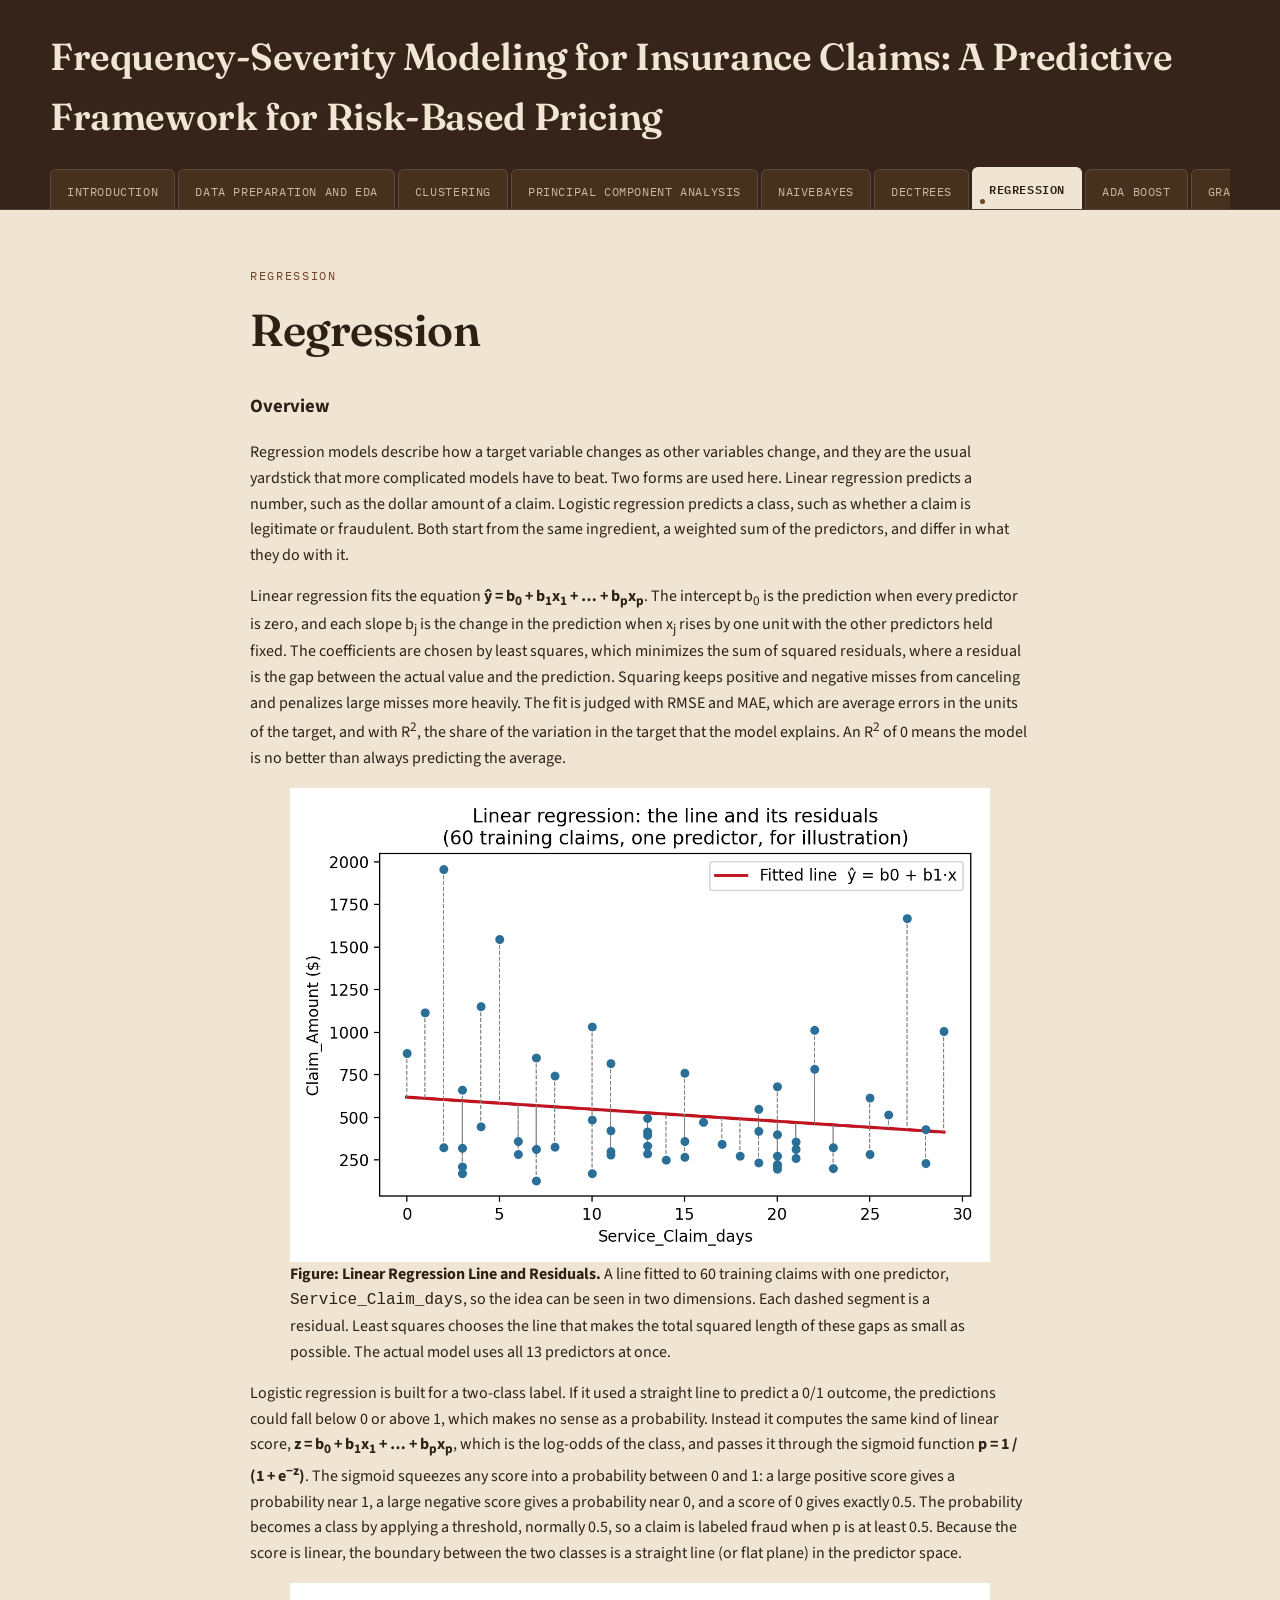
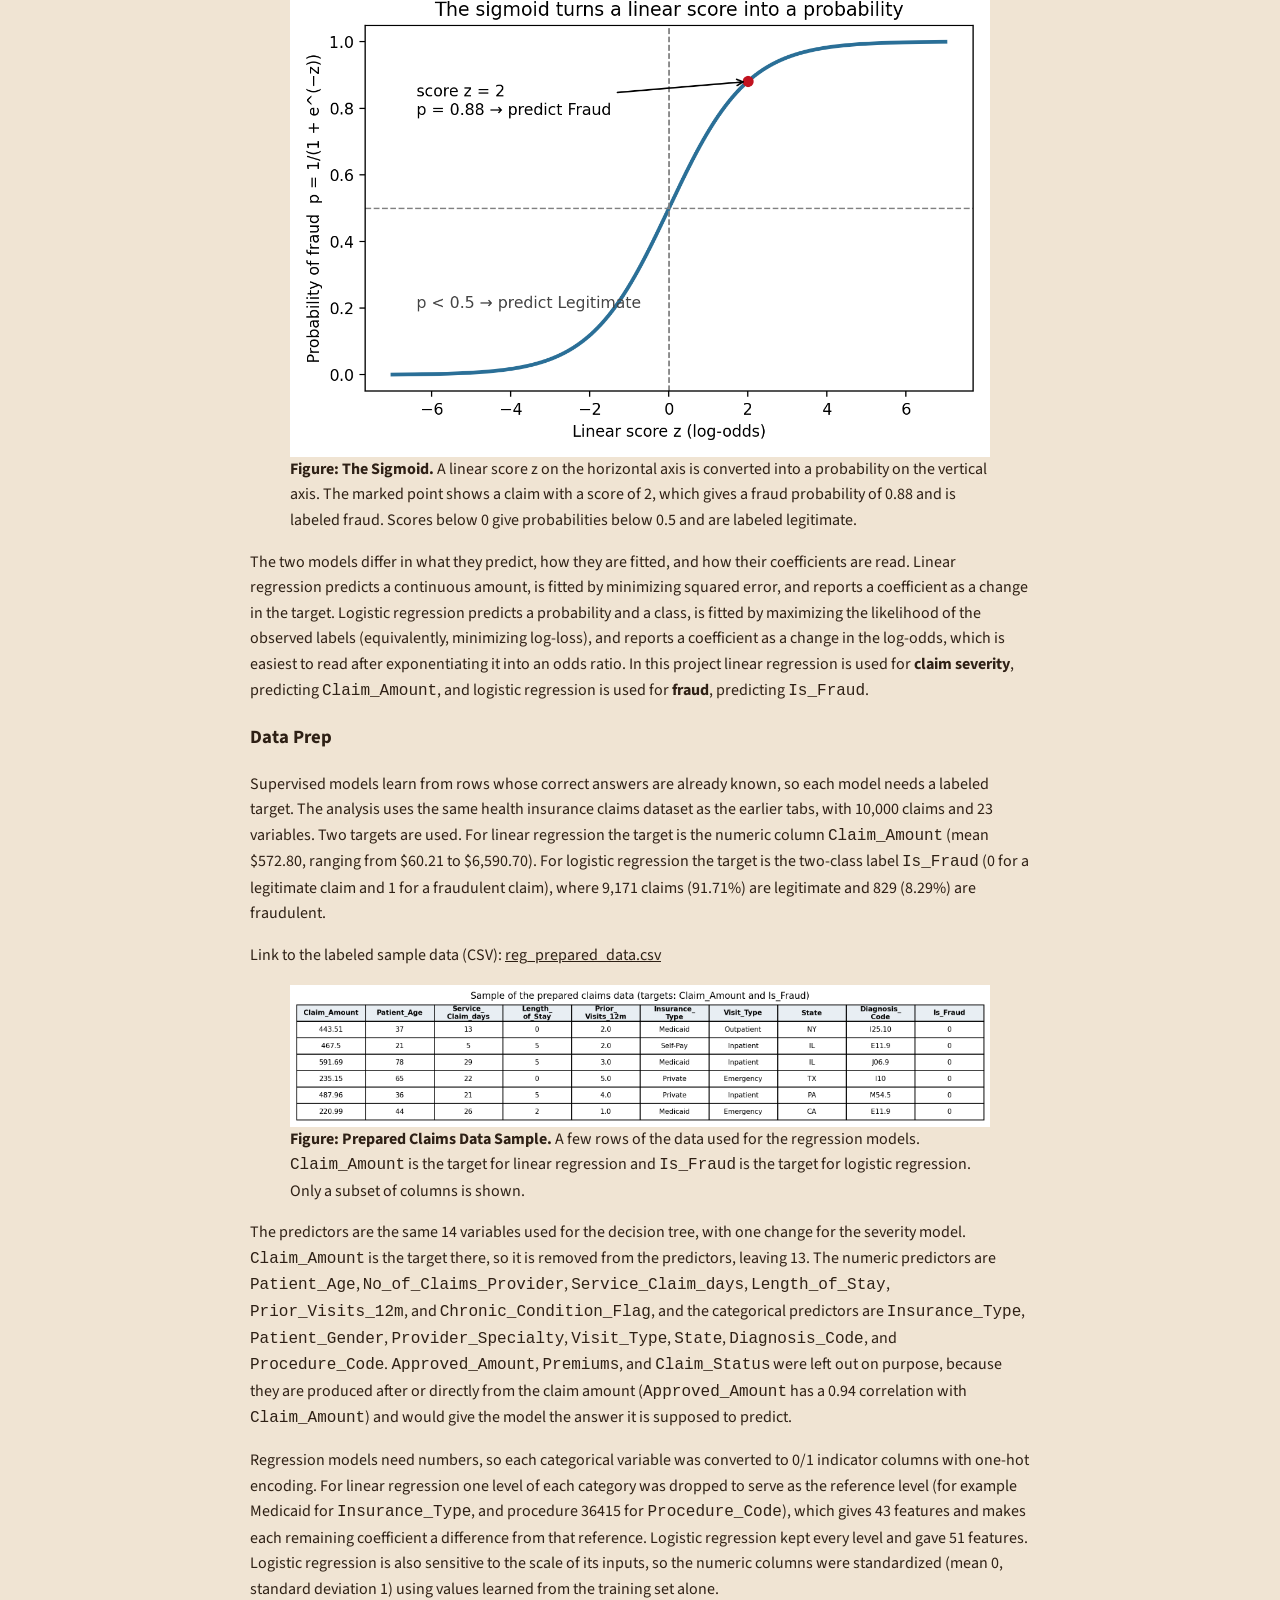
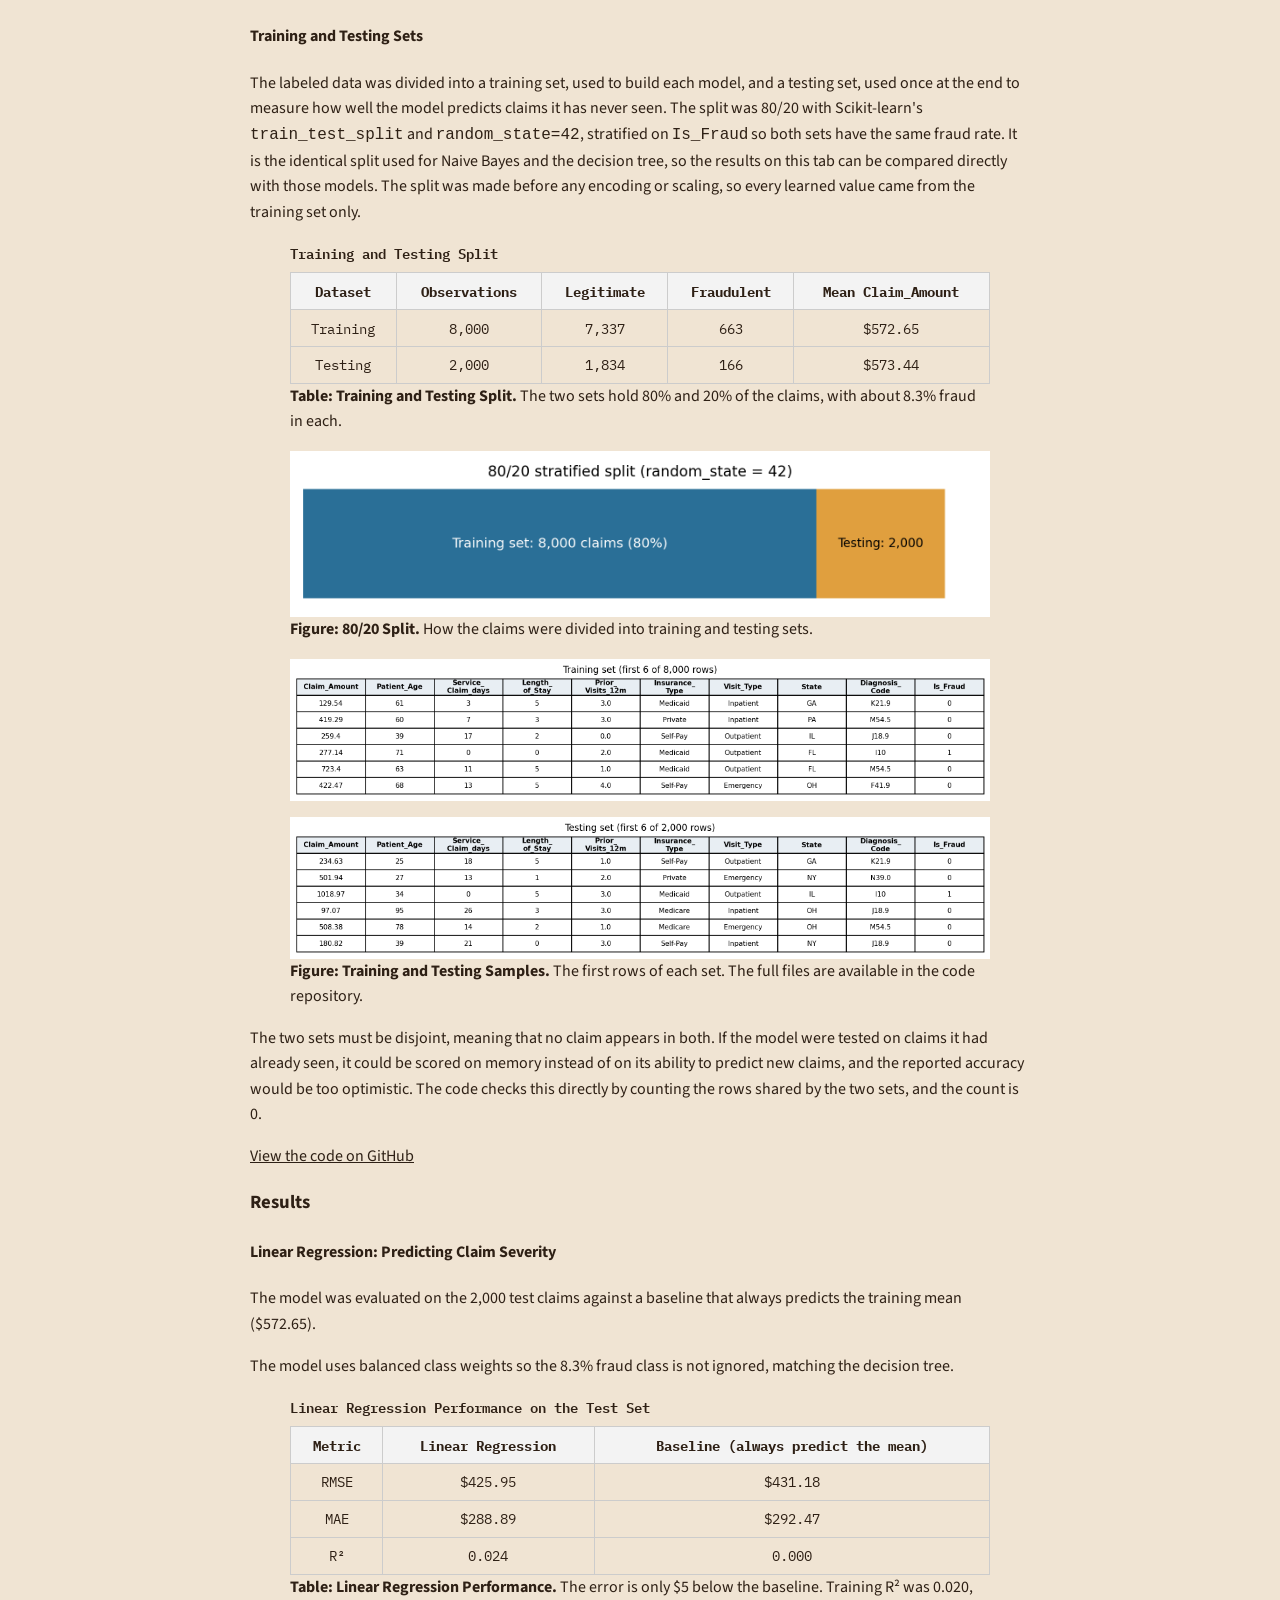
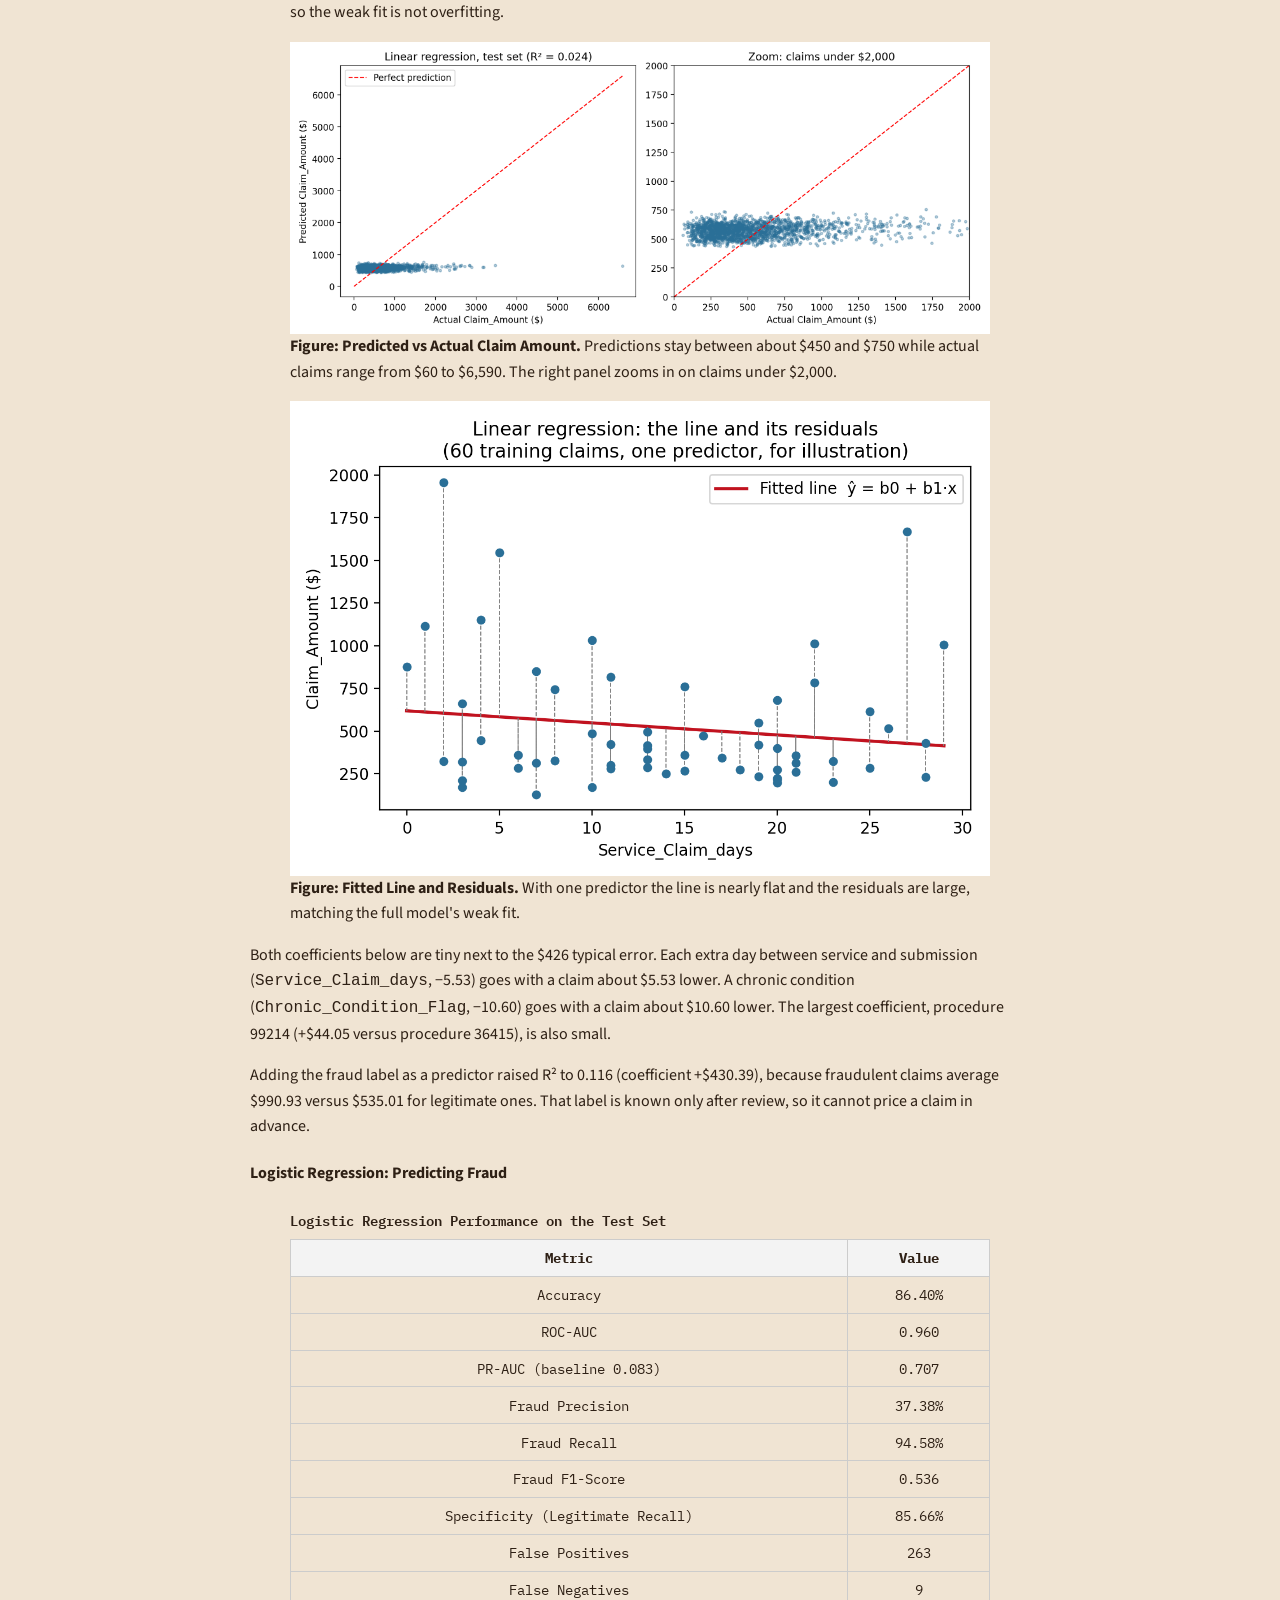
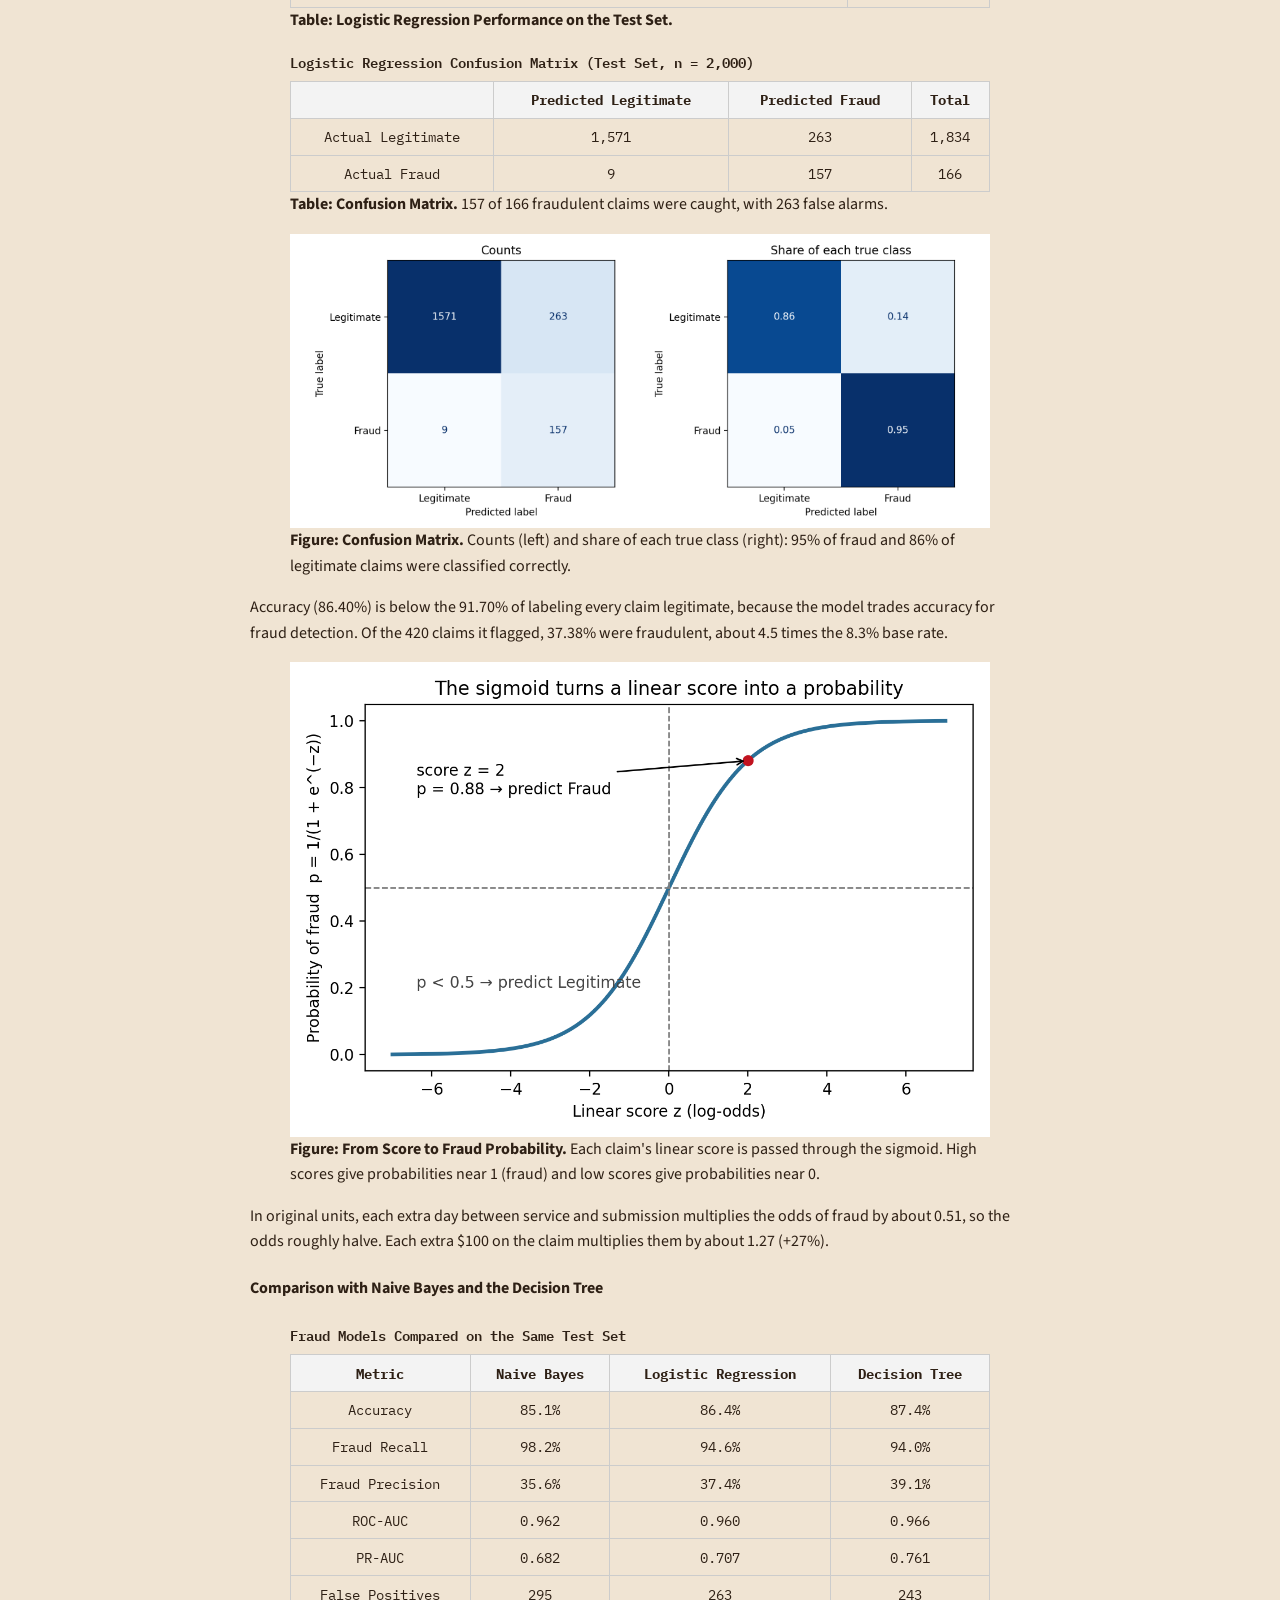
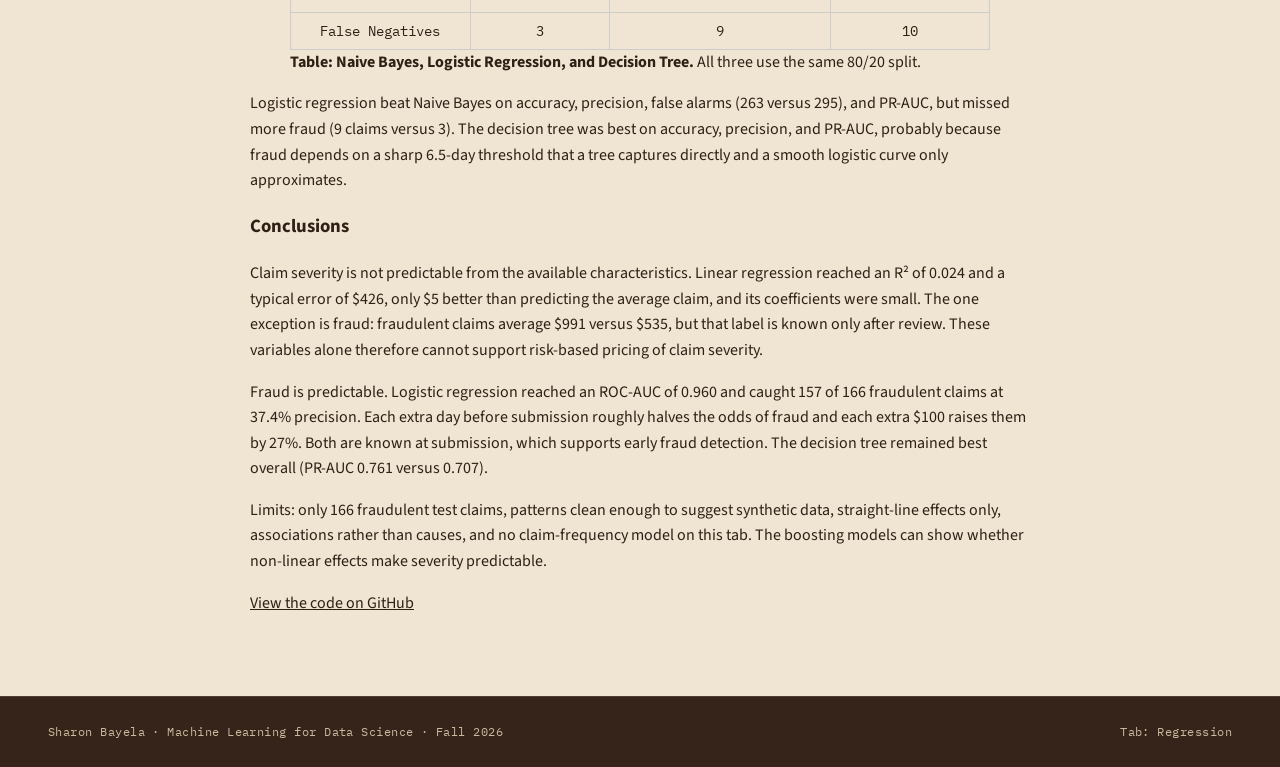
<file: regression.html>
<!DOCTYPE html>
<html lang="en">
<head>
<meta charset="UTF-8">
<meta name="viewport" content="width=device-width, initial-scale=1.0">
<title>Regression — Frequency-Severity Modeling for Insurance Claims</title>
<link rel="preconnect" href="https://fonts.googleapis.com">
<link href="https://fonts.googleapis.com/css2?family=Fraunces:wght@500;600;700&family=Source+Sans+3:wght@400;500;600&family=IBM+Plex+Mono:wght@400;500;600&display=swap" rel="stylesheet">
<link rel="stylesheet" href="styles.css">
</head>
<body>
<a class="skip-link" href="#main">Skip to content</a>
<header class="masthead">
  <div class="masthead-row">
    <div>
      <h1 class="file-title">Frequency-Severity Modeling for Insurance Claims: A Predictive Framework for Risk-Based Pricing</h1>
    </div>
  </div>
  <nav class="tabs-wrap" aria-label="Project sections">
    <ul class="tabs">
      <li><a href="index.html">Introduction</a></li>
      <li><a href="dataprep_eda.html">Data Preparation and EDA</a></li>
      <li><a href="clustering.html">Clustering</a></li>
      <li><a href="pca.html">Principal Component Analysis</a></li>
      <li><a href="naivebayes.html">NaiveBayes</a></li>
      <li><a href="dectrees.html">DecTrees</a></li>
      <li><a href="regression.html" class="active">Regression</a></li>
      <li><a href="adaboost.html">Ada Boost</a></li>
      <li><a href="gradient_boosting.html">Gradient Boosting</a></li>
      <li><a href="xgboost.html">XG Boost</a></li>
      <li><a href="conclusions.html">Conclusions</a></li>
    </ul>
  </nav>
</header>
<main id="main" class="case-file">
  <div class="case-inner">
    <p class="eyebrow">Regression</p>
    <h2 class="page-title">Regression</h2>

    <!-- OVERVIEW -->
    <section id="overview" class="content-section">
      <h3>Overview</h3>

      <p>Regression models describe how a target variable changes as other variables change, and they are the usual yardstick that more complicated models have to beat. Two forms are used here. Linear regression predicts a number, such as the dollar amount of a claim. Logistic regression predicts a class, such as whether a claim is legitimate or fraudulent. Both start from the same ingredient, a weighted sum of the predictors, and differ in what they do with it.</p>

      <p>Linear regression fits the equation <strong>&ycirc; = b<sub>0</sub> + b<sub>1</sub>x<sub>1</sub> + &hellip; + b<sub>p</sub>x<sub>p</sub></strong>. The intercept b<sub>0</sub> is the prediction when every predictor is zero, and each slope b<sub>j</sub> is the change in the prediction when x<sub>j</sub> rises by one unit with the other predictors held fixed. The coefficients are chosen by least squares, which minimizes the sum of squared residuals, where a residual is the gap between the actual value and the prediction. Squaring keeps positive and negative misses from canceling and penalizes large misses more heavily. The fit is judged with RMSE and MAE, which are average errors in the units of the target, and with R<sup>2</sup>, the share of the variation in the target that the model explains. An R<sup>2</sup> of 0 means the model is no better than always predicting the average.</p>

      <figure>
        <img src="images/reg_linear_example.png" alt="Linear regression line with residuals on 60 training claims" style="width:100%; height:auto; display:block;">
        <figcaption><strong>Figure: Linear Regression Line and Residuals.</strong> A line fitted to 60 training claims with one predictor, <code>Service_Claim_days</code>, so the idea can be seen in two dimensions. Each dashed segment is a residual. Least squares chooses the line that makes the total squared length of these gaps as small as possible. The actual model uses all 13 predictors at once.</figcaption>
      </figure>

      <p>Logistic regression is built for a two-class label. If it used a straight line to predict a 0/1 outcome, the predictions could fall below 0 or above 1, which makes no sense as a probability. Instead it computes the same kind of linear score, <strong>z = b<sub>0</sub> + b<sub>1</sub>x<sub>1</sub> + &hellip; + b<sub>p</sub>x<sub>p</sub></strong>, which is the log-odds of the class, and passes it through the sigmoid function <strong>p = 1 / (1 + e<sup>&minus;z</sup>)</strong>. The sigmoid squeezes any score into a probability between 0 and 1: a large positive score gives a probability near 1, a large negative score gives a probability near 0, and a score of 0 gives exactly 0.5. The probability becomes a class by applying a threshold, normally 0.5, so a claim is labeled fraud when p is at least 0.5. Because the score is linear, the boundary between the two classes is a straight line (or flat plane) in the predictor space.</p>

      <figure>
        <img src="images/reg_sigmoid.png" alt="Sigmoid curve mapping a linear score to a probability" style="width:100%; height:auto; display:block;">
        <figcaption><strong>Figure: The Sigmoid.</strong> A linear score z on the horizontal axis is converted into a probability on the vertical axis. The marked point shows a claim with a score of 2, which gives a fraud probability of 0.88 and is labeled fraud. Scores below 0 give probabilities below 0.5 and are labeled legitimate.</figcaption>
      </figure>

      <p>The two models differ in what they predict, how they are fitted, and how their coefficients are read. Linear regression predicts a continuous amount, is fitted by minimizing squared error, and reports a coefficient as a change in the target. Logistic regression predicts a probability and a class, is fitted by maximizing the likelihood of the observed labels (equivalently, minimizing log-loss), and reports a coefficient as a change in the log-odds, which is easiest to read after exponentiating it into an odds ratio. In this project linear regression is used for <strong>claim severity</strong>, predicting <code>Claim_Amount</code>, and logistic regression is used for <strong>fraud</strong>, predicting <code>Is_Fraud</code>.</p>
    </section>

    <!-- DATA PREP -->
    <section id="data-prep" class="content-section">
      <h3>Data Prep</h3>

      <p>Supervised models learn from rows whose correct answers are already known, so each model needs a labeled target. The analysis uses the same health insurance claims dataset as the earlier tabs, with 10,000 claims and 23 variables. Two targets are used. For linear regression the target is the numeric column <code>Claim_Amount</code> (mean $572.80, ranging from $60.21 to $6,590.70). For logistic regression the target is the two-class label <code>Is_Fraud</code> (0 for a legitimate claim and 1 for a fraudulent claim), where 9,171 claims (91.71%) are legitimate and 829 (8.29%) are fraudulent.</p>

      <p>Link to the labeled sample data (CSV): <a href="data/reg_prepared_data.csv" download>reg_prepared_data.csv</a></p>

      <figure>
        <img src="images/reg_data_sample.png" alt="Sample of the prepared claims data" style="width:100%; height:auto; display:block;">
        <figcaption><strong>Figure: Prepared Claims Data Sample.</strong> A few rows of the data used for the regression models. <code>Claim_Amount</code> is the target for linear regression and <code>Is_Fraud</code> is the target for logistic regression. Only a subset of columns is shown.</figcaption>
      </figure>

      <p>The predictors are the same 14 variables used for the decision tree, with one change for the severity model. <code>Claim_Amount</code> is the target there, so it is removed from the predictors, leaving 13. The numeric predictors are <code>Patient_Age</code>, <code>No_of_Claims_Provider</code>, <code>Service_Claim_days</code>, <code>Length_of_Stay</code>, <code>Prior_Visits_12m</code>, and <code>Chronic_Condition_Flag</code>, and the categorical predictors are <code>Insurance_Type</code>, <code>Patient_Gender</code>, <code>Provider_Specialty</code>, <code>Visit_Type</code>, <code>State</code>, <code>Diagnosis_Code</code>, and <code>Procedure_Code</code>. <code>Approved_Amount</code>, <code>Premiums</code>, and <code>Claim_Status</code> were left out on purpose, because they are produced after or directly from the claim amount (<code>Approved_Amount</code> has a 0.94 correlation with <code>Claim_Amount</code>) and would give the model the answer it is supposed to predict.</p>

      <p>Regression models need numbers, so each categorical variable was converted to 0/1 indicator columns with one-hot encoding. For linear regression one level of each category was dropped to serve as the reference level (for example Medicaid for <code>Insurance_Type</code>, and procedure 36415 for <code>Procedure_Code</code>), which gives 43 features and makes each remaining coefficient a difference from that reference. Logistic regression kept every level and gave 51 features. Logistic regression is also sensitive to the scale of its inputs, so the numeric columns were standardized (mean 0, standard deviation 1) using values learned from the training set alone.</p>

      <h4>Training and Testing Sets</h4>

      <p>The labeled data was divided into a training set, used to build each model, and a testing set, used once at the end to measure how well the model predicts claims it has never seen. The split was 80/20 with Scikit-learn's <code>train_test_split</code> and <code>random_state=42</code>, stratified on <code>Is_Fraud</code> so both sets have the same fraud rate. It is the identical split used for Naive Bayes and the decision tree, so the results on this tab can be compared directly with those models. The split was made before any encoding or scaling, so every learned value came from the training set only.</p>

      <figure>
        <table class="cluster-table">
          <caption>Training and Testing Split</caption>
          <thead><tr><th>Dataset</th><th>Observations</th><th>Legitimate</th><th>Fraudulent</th><th>Mean Claim_Amount</th></tr></thead>
          <tbody>
            <tr><td>Training</td><td>8,000</td><td>7,337</td><td>663</td><td>$572.65</td></tr>
            <tr><td>Testing</td><td>2,000</td><td>1,834</td><td>166</td><td>$573.44</td></tr>
          </tbody>
        </table>
        <figcaption><strong>Table: Training and Testing Split.</strong> The two sets hold 80% and 20% of the claims, with about 8.3% fraud in each.</figcaption>
      </figure>

      <figure>
        <img src="images/reg_train_test_split.png" alt="80 percent training and 20 percent testing split" style="width:100%; height:auto; display:block;">
        <figcaption><strong>Figure: 80/20 Split.</strong> How the claims were divided into training and testing sets.</figcaption>
      </figure>

      <figure>
        <img src="images/reg_train_sample.png" alt="Sample of the training set" style="width:100%; height:auto; display:block;">
        <img src="images/reg_test_sample.png" alt="Sample of the testing set" style="width:100%; height:auto; display:block; margin-top:1rem;">
        <figcaption><strong>Figure: Training and Testing Samples.</strong> The first rows of each set. The full files are available in the code repository.</figcaption>
      </figure>

      <p>The two sets must be disjoint, meaning that no claim appears in both. If the model were tested on claims it had already seen, it could be scored on memory instead of on its ability to predict new claims, and the reported accuracy would be too optimistic. The code checks this directly by counting the rows shared by the two sets, and the count is 0.</p>
    </section>

       <p>
      <a href="https://github.com/SharonBayela/Machine_learning_project_F26.git" target="_blank" rel="noopener">
          View the code on GitHub
      </a>
    </p>

    <!-- RESULTS -->
    <section id="results" class="content-section">
      <h3>Results</h3>

      <h4>Linear Regression: Predicting Claim Severity</h4>

      <p>The model was evaluated on the 2,000 test claims against a baseline that always predicts the training mean ($572.65).</p>
      <p>The model uses balanced class weights so the 8.3% fraud class is not ignored, matching the decision tree.</p>

      <figure>
        <table class="cluster-table">
          <caption>Linear Regression Performance on the Test Set</caption>
          <thead><tr><th>Metric</th><th>Linear Regression</th><th>Baseline (always predict the mean)</th></tr></thead>
          <tbody>
            <tr><td>RMSE</td><td>$425.95</td><td>$431.18</td></tr>
            <tr><td>MAE</td><td>$288.89</td><td>$292.47</td></tr>
            <tr><td>R&sup2;</td><td>0.024</td><td>0.000</td></tr>
          </tbody>
        </table>
        <figcaption><strong>Table: Linear Regression Performance.</strong> The error is only $5 below the baseline. Training R&sup2; was 0.020, so the weak fit is not overfitting.</figcaption>
      </figure>

      <figure>
        <img src="images/reg_pred_vs_actual.png" alt="Predicted versus actual claim amounts for linear regression" style="width:100%; height:auto; display:block;">
        <figcaption><strong>Figure: Predicted vs Actual Claim Amount.</strong> Predictions stay between about $450 and $750 while actual claims range from $60 to $6,590. The right panel zooms in on claims under $2,000.</figcaption>
      </figure>

      <figure>
        <img src="images/reg_linear_example.png" alt="Linear regression line and residuals on 60 training claims" style="width:100%; height:auto; display:block;">
        <figcaption><strong>Figure: Fitted Line and Residuals.</strong> With one predictor the line is nearly flat and the residuals are large, matching the full model's weak fit.</figcaption>
      </figure>

      <p>Both coefficients below are tiny next to the $426 typical error. Each extra day between service and submission (<code>Service_Claim_days</code>, &minus;5.53) goes with a claim about $5.53 lower. A chronic condition (<code>Chronic_Condition_Flag</code>, &minus;10.60) goes with a claim about $10.60 lower. The largest coefficient, procedure 99214 (+$44.05 versus procedure 36415), is also small.</p>

      <p>Adding the fraud label as a predictor raised R&sup2; to 0.116 (coefficient +$430.39), because fraudulent claims average $990.93 versus $535.01 for legitimate ones. That label is known only after review, so it cannot price a claim in advance.</p>

      <h4>Logistic Regression: Predicting Fraud</h4>

      <figure>
        <table class="cluster-table">
          <caption>Logistic Regression Performance on the Test Set</caption>
          <thead><tr><th>Metric</th><th>Value</th></tr></thead>
          <tbody>
            <tr><td>Accuracy</td><td>86.40%</td></tr>
            <tr><td>ROC-AUC</td><td>0.960</td></tr>
            <tr><td>PR-AUC (baseline 0.083)</td><td>0.707</td></tr>
            <tr><td>Fraud Precision</td><td>37.38%</td></tr>
            <tr><td>Fraud Recall</td><td>94.58%</td></tr>
            <tr><td>Fraud F1-Score</td><td>0.536</td></tr>
            <tr><td>Specificity (Legitimate Recall)</td><td>85.66%</td></tr>
            <tr><td>False Positives</td><td>263</td></tr>
            <tr><td>False Negatives</td><td>9</td></tr>
          </tbody>
        </table>
        <figcaption><strong>Table: Logistic Regression Performance on the Test Set.</strong></figcaption>
      </figure>

      <figure>
        <table class="cluster-table">
          <caption>Logistic Regression Confusion Matrix (Test Set, n = 2,000)</caption>
          <thead><tr><th></th><th>Predicted Legitimate</th><th>Predicted Fraud</th><th>Total</th></tr></thead>
          <tbody>
            <tr><td>Actual Legitimate</td><td>1,571</td><td>263</td><td>1,834</td></tr>
            <tr><td>Actual Fraud</td><td>9</td><td>157</td><td>166</td></tr>
          </tbody>
        </table>
        <figcaption><strong>Table: Confusion Matrix.</strong> 157 of 166 fraudulent claims were caught, with 263 false alarms.</figcaption>
      </figure>

      <figure>
        <img src="images/reg_confusion_matrix.png" alt="Logistic regression confusion matrix, counts and normalized by true class" style="width:100%; height:auto; display:block;">
        <figcaption><strong>Figure: Confusion Matrix.</strong> Counts (left) and share of each true class (right): 95% of fraud and 86% of legitimate claims were classified correctly.</figcaption>
      </figure>

      <p>Accuracy (86.40%) is below the 91.70% of labeling every claim legitimate, because the model trades accuracy for fraud detection. Of the 420 claims it flagged, 37.38% were fraudulent, about 4.5 times the 8.3% base rate.</p>

      <figure>
        <img src="images/reg_sigmoid.png" alt="Sigmoid curve mapping a linear score to a fraud probability" style="width:100%; height:auto; display:block;">
        <figcaption><strong>Figure: From Score to Fraud Probability.</strong> Each claim's linear score is passed through the sigmoid. High scores give probabilities near 1 (fraud) and low scores give probabilities near 0.</figcaption>
      </figure>

      <p>In original units, each extra day between service and submission multiplies the odds of fraud by about 0.51, so the odds roughly halve. Each extra $100 on the claim multiplies them by about 1.27 (+27%).</p>

      <h4>Comparison with Naive Bayes and the Decision Tree</h4>

      <figure>
        <table class="cluster-table">
          <caption>Fraud Models Compared on the Same Test Set</caption>
          <thead><tr><th>Metric</th><th>Naive Bayes</th><th>Logistic Regression</th><th>Decision Tree</th></tr></thead>
          <tbody>
            <tr><td>Accuracy</td><td>85.1%</td><td>86.4%</td><td>87.4%</td></tr>
            <tr><td>Fraud Recall</td><td>98.2%</td><td>94.6%</td><td>94.0%</td></tr>
            <tr><td>Fraud Precision</td><td>35.6%</td><td>37.4%</td><td>39.1%</td></tr>
            <tr><td>ROC-AUC</td><td>0.962</td><td>0.960</td><td>0.966</td></tr>
            <tr><td>PR-AUC</td><td>0.682</td><td>0.707</td><td>0.761</td></tr>
            <tr><td>False Positives</td><td>295</td><td>263</td><td>243</td></tr>
            <tr><td>False Negatives</td><td>3</td><td>9</td><td>10</td></tr>
          </tbody>
        </table>
        <figcaption><strong>Table: Naive Bayes, Logistic Regression, and Decision Tree.</strong> All three use the same 80/20 split.</figcaption>
      </figure>

      <p>Logistic regression beat Naive Bayes on accuracy, precision, false alarms (263 versus 295), and PR-AUC, but missed more fraud (9 claims versus 3). The decision tree was best on accuracy, precision, and PR-AUC, probably because fraud depends on a sharp 6.5-day threshold that a tree captures directly and a smooth logistic curve only approximates.</p>
    </section>

    <!-- CONCLUSIONS -->
    <section id="conclusions" class="content-section">
      <h3>Conclusions</h3>

      <p>Claim severity is not predictable from the available characteristics. Linear regression reached an R&sup2; of 0.024 and a typical error of $426, only $5 better than predicting the average claim, and its coefficients were small. The one exception is fraud: fraudulent claims average $991 versus $535, but that label is known only after review. These variables alone therefore cannot support risk-based pricing of claim severity.</p>

      <p>Fraud is predictable. Logistic regression reached an ROC-AUC of 0.960 and caught 157 of 166 fraudulent claims at 37.4% precision. Each extra day before submission roughly halves the odds of fraud and each extra $100 raises them by 27%. Both are known at submission, which supports early fraud detection. The decision tree remained best overall (PR-AUC 0.761 versus 0.707).</p>

      <p>Limits: only 166 fraudulent test claims, patterns clean enough to suggest synthetic data, straight-line effects only, associations rather than causes, and no claim-frequency model on this tab. The boosting models can show whether non-linear effects make severity predictable.</p>
    </section>

    <p>
      <a href="https://github.com/SharonBayela/Machine_learning_project_F26.git" target="_blank" rel="noopener">
          View the code on GitHub
      </a>
    </p>
  </div>
</main>
<footer class="site-footer">
  <span>Sharon Bayela &middot; Machine Learning for Data Science &middot; Fall 2026</span>
  <span>Tab: Regression</span>
</footer>
</body>
</html>
</file>
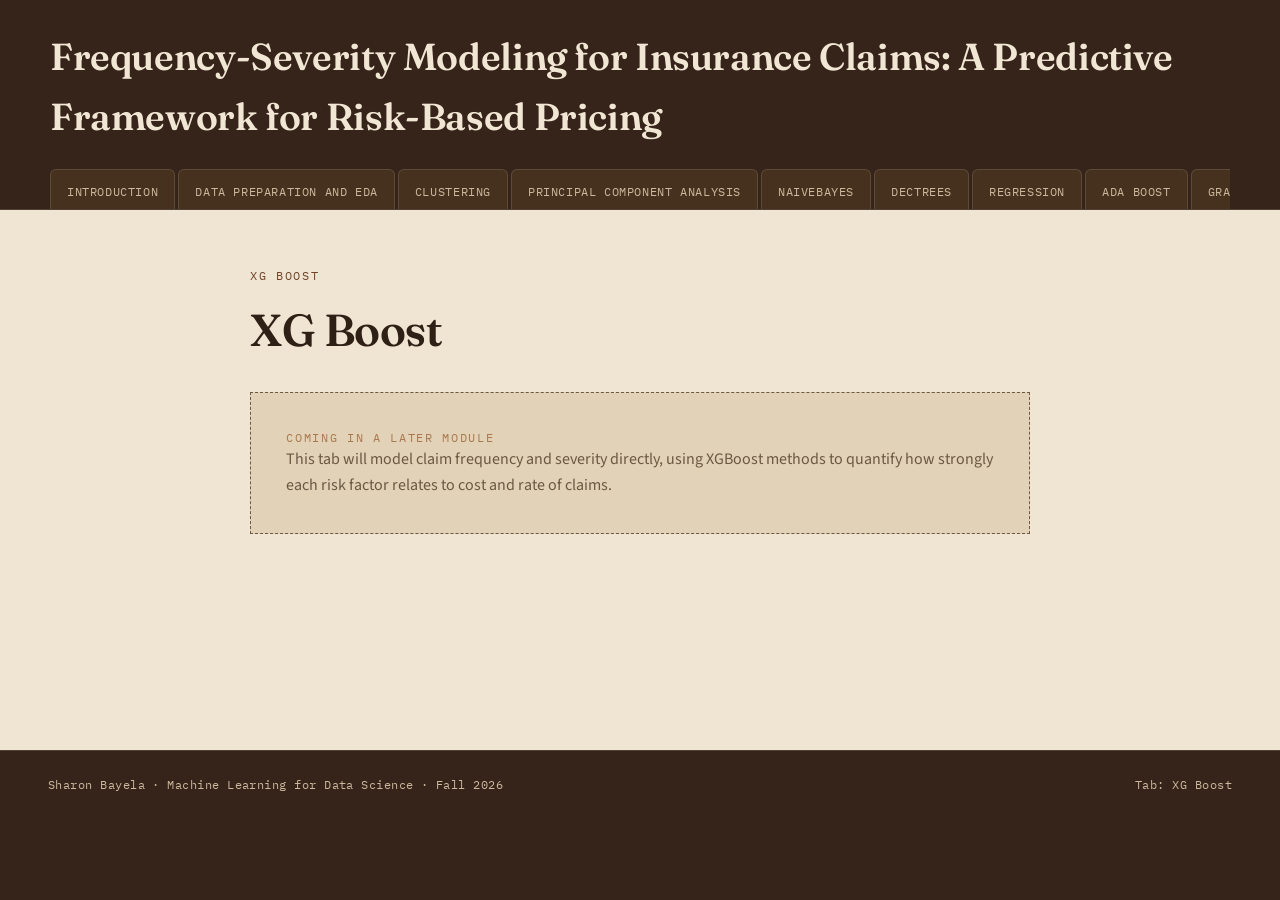
<file: xgboost.html>
<!DOCTYPE html>
<html lang="en">
<head>
<meta charset="UTF-8">
<meta name="viewport" content="width=device-width, initial-scale=1.0">
<title>XG Boost — Frequency-Severity Modeling for Insurance Claims</title>
<link rel="preconnect" href="https://fonts.googleapis.com">
<link href="https://fonts.googleapis.com/css2?family=Fraunces:wght@500;600;700&family=Source+Sans+3:wght@400;500;600&family=IBM+Plex+Mono:wght@400;500;600&display=swap" rel="stylesheet">
<link rel="stylesheet" href="styles.css">
</head>
<body>
<a class="skip-link" href="#main">Skip to content</a>
<header class="masthead">
  <div class="masthead-row">
    <div>
      <h1 class="file-title">Frequency-Severity Modeling for Insurance Claims: A Predictive Framework for Risk-Based Pricing</h1>
    </div>
  </div>
  <nav class="tabs-wrap" aria-label="Project sections">
    <ul class="tabs">
     <li><a href="index.html">Introduction</a></li>
      <li><a href="dataprep_eda.html">Data Preparation and EDA</a></li>
      <li><a href="clustering.html">Clustering</a></li>
      <li><a href="pca.html">Principal Component Analysis</a></li>
      <li><a href="naivebayes.html">NaiveBayes</a></li>
      <li><a href="dectrees.html">DecTrees</a></li>
      <li><a href="regression.html">Regression</a></li>
      <li><a href="adaboost.html">Ada Boost</a></li>
      <li><a href="gradient_boosting.html">Gradient Boosting</a></li>
      <li><a href="xgboost.html" class="active">XG Boost</a></li>
      <li><a href="conclusions.html">Conclusions</a></li>
    </ul>
  </nav>
</header>
<main id="main" class="case-file">
  <div class="case-inner">
    <p class="eyebrow">XG Boost</p>
    <h2 class="page-title">XG Boost</h2>
    <div class="placeholder">
      <p class="eyebrow">Coming in a later module</p>
      <p>This tab will model claim frequency and severity directly, using XGBoost methods to quantify how strongly each risk factor relates to cost and rate of claims.</p>
    </div>
  </div>
</main>
<footer class="site-footer">
  <span>Sharon Bayela &middot; Machine Learning for Data Science &middot; Fall 2026</span>
  <span>Tab: XG Boost</span>
</footer>
</body>
</html>
</file>
<file: styles.css>
/* =========================================================
   Claim File — shared stylesheet
   Design language: an insurance claims ledger / case folder.
   Deep-brown masthead, nude/tan paper case cards, caramel accent,
   two warm brown tones standing in for severity and frequency.
   ========================================================= */

:root {
  --ink: #36241a;
  --ink-2: #46311f;
  --paper: #f0e4d3;
  --paper-dim: #e2d2b8;
  --line: rgba(54, 36, 26, 0.16);
  --line-on-ink: rgba(240, 228, 211, 0.14);
  --gold: #a9744f;
  --gold-bright: #cd9b6f;
  --severity: #6f4427;
  --frequency: #a9784e;
  --ink-text: #f1e6d4;
  --ink-text-dim: #cbb99d;
  --paper-text: #2e2015;
  --paper-text-dim: #6c5843;
  --radius: 2px;
  --tab-gap: 3px;
}

* { box-sizing: border-box; }
/* ---------- Global overflow guard ---------- */

img, svg, video, table, figure {
  max-width: 100%;
}

img {
  height: auto;
}
html {
  scroll-behavior: smooth;
}

body {
  margin: 0;
  background: var(--ink);
  color: var(--ink-text);
  font-family: "Source Sans 3", "Inter", system-ui, sans-serif;
  font-size: 16px;
  line-height: 1.6;
  -webkit-font-smoothing: antialiased;
}

a { color: inherit; }

.skip-link {
  position: absolute;
  left: -999px;
  top: 0;
  background: var(--gold);
  color: var(--ink);
  padding: 0.6rem 1rem;
  z-index: 100;
  font-weight: 600;
}
.skip-link:focus {
  left: 1rem;
  top: 1rem;
}

/* ---------- Masthead ---------- */

.masthead {
  background: var(--ink);
  border-bottom: 1px solid var(--line-on-ink);
  padding: 1.5rem clamp(1rem, 4vw, 3rem) 0;
}

.masthead-row {
  display: flex;
  justify-content: space-between;
  align-items: flex-end;
  flex-wrap: wrap;
  gap: 1rem;
  max-width: 1180px;
  margin: 0 auto;
  padding-bottom: 1.25rem;
}

.file-id {
  font-family: "IBM Plex Mono", ui-monospace, monospace;
  font-size: 0.72rem;
  letter-spacing: 0.14em;
  text-transform: uppercase;
  color: var(--gold-bright);
}

.file-title {
  font-family: "Fraunces", Georgia, serif;
  font-weight: 600;
  font-size: clamp(1.6rem, 3.2vw, 2.35rem);
  margin: 0.2rem 0 0;
  color: var(--ink-text);
  letter-spacing: -0.01em;
}

.file-stamp {
  font-family: "IBM Plex Mono", ui-monospace, monospace;
  font-size: 0.68rem;
  letter-spacing: 0.1em;
  text-transform: uppercase;
  border: 1.5px solid var(--gold);
  color: var(--gold-bright);
  padding: 0.45rem 0.7rem;
  transform: rotate(-2deg);
  white-space: nowrap;
}

/* ---------- Folder-tab navigation ---------- */

.tabs-wrap {
  max-width: 1180px;
  margin: 0 auto;
  overflow-x: auto;
  scrollbar-width: thin;
}

.tabs {
  display: flex;
  gap: var(--tab-gap);
  list-style: none;
  margin: 0;
  padding: 0;
  min-width: max-content;
}

.tabs a {
  display: block;
  text-decoration: none;
  font-family: "IBM Plex Mono", ui-monospace, monospace;
  font-size: 0.76rem;
  letter-spacing: 0.05em;
  text-transform: uppercase;
  padding: 0.7rem 1rem 0.6rem;
  background: var(--ink-2);
  color: var(--ink-text-dim);
  border: 1px solid var(--line-on-ink);
  border-bottom: none;
  border-top-left-radius: 6px;
  border-top-right-radius: 6px;
  position: relative;
  top: 2px;
  transition: color 0.15s ease, background 0.15s ease, top 0.15s ease;
}

.tabs a:hover {
  color: var(--ink-text);
  background: #232a35;
}

.tabs a:focus-visible {
  outline: 2px solid var(--gold-bright);
  outline-offset: -2px;
}

.tabs a.active {
  background: var(--paper);
  color: var(--paper-text);
  border-color: var(--paper);
  top: 0;
  font-weight: 600;
}

.tabs a.active::after {
  content: "";
  position: absolute;
  left: 0.6em;
  bottom: 0.42em;
  width: 5px;
  height: 5px;
  background: var(--severity);
  border-radius: 50%;
}

/* ---------- Case file body ---------- */

.case-file {
  background: var(--paper);
  color: var(--paper-text);
  min-height: 60vh;
}

.case-inner {
  max-width: 860px;
  margin: 0 auto;
  padding: clamp(2rem, 5vw, 3.5rem) clamp(1rem, 4vw, 2.5rem) 4rem;
}

.eyebrow {
  font-family: "IBM Plex Mono", ui-monospace, monospace;
  font-size: 0.75rem;
  letter-spacing: 0.14em;
  text-transform: uppercase;
  color: var(--severity);
  margin: 0 0 0.6rem;
}

.page-title {
  font-family: "Fraunces", Georgia, serif;
  font-weight: 600;
  font-size: clamp(1.9rem, 4vw, 2.8rem);
  margin: 0 0 1.6rem;
  letter-spacing: -0.01em;
}

.ledger-rule {
  border: none;
  border-top: 1px solid var(--line);
  margin: 1.8rem 0;
}

.content-cols {
  display: grid;
  grid-template-columns: minmax(0, 3fr) minmax(0, 1.4fr);
  gap: clamp(1.5rem, 4vw, 3rem);
  align-items: start;
}

@media (max-width: 800px) {
  .content-cols { grid-template-columns: 1fr; }
}

.prose p {
  margin: 0 0 1.15rem;
  color: var(--paper-text);
}

/* ---------- Sidebar ledger card ---------- */

.ledger-card {
  background: var(--paper-dim);
  border: 1px solid var(--line);
  padding: 1.4rem 1.4rem 1.6rem;
}

.ledger-card h2 {
  font-family: "IBM Plex Mono", ui-monospace, monospace;
  font-size: 0.72rem;
  letter-spacing: 0.12em;
  text-transform: uppercase;
  margin: 0 0 0.9rem;
  color: var(--paper-text-dim);
}

.ledger-card dl {
  margin: 0;
  display: grid;
  grid-template-columns: auto 1fr;
  gap: 0.5rem 0.8rem;
  font-size: 0.88rem;
}

.ledger-card dt {
  font-family: "IBM Plex Mono", ui-monospace, monospace;
  color: var(--paper-text-dim);
}

.ledger-card dt::after { content: ":"; }

.chip-row {
  display: flex;
  gap: 0.4rem;
  margin-top: 1rem;
  flex-wrap: wrap;
}

.chip {
  font-family: "IBM Plex Mono", ui-monospace, monospace;
  font-size: 0.68rem;
  letter-spacing: 0.06em;
  text-transform: uppercase;
  padding: 0.28rem 0.55rem;
  border: 1px solid var(--line);
}

.chip.sev { color: var(--severity); border-color: var(--severity); }
.chip.freq { color: var(--frequency); border-color: var(--frequency); }

/* ---------- Research questions (ledger line items) ---------- */

.questions {
  margin: 2rem 0 0;
  padding: 0;
  list-style: none;
  counter-reset: q;
  border-top: 1px solid var(--line);
}

.questions li {
  counter-increment: q;
  display: grid;
  grid-template-columns: 2.4rem 1fr;
  gap: 0.9rem;
  padding: 0.85rem 0;
  border-bottom: 1px solid var(--line);
  align-items: baseline;
}

.questions li::before {
  content: counter(q, decimal-leading-zero);
  font-family: "IBM Plex Mono", ui-monospace, monospace;
  color: var(--gold);
  font-weight: 600;
  font-size: 0.85rem;
}

.questions li p { margin: 0; }

/* ---------- Introduction: byline, sections, figure, references ---------- */

.byline {
  font-family: "IBM Plex Mono", ui-monospace, monospace;
  font-size: 0.8rem;
  color: var(--paper-text-dim);
  margin: 0 0 2rem;
}

.section-heading {
  font-family: "Fraunces", Georgia, serif;
  font-weight: 600;
  font-size: 1.4rem;
  margin: 2.4rem 0 1rem;
  padding-top: 1.6rem;
  border-top: 1px solid var(--line);
  color: var(--paper-text);
}

.section-heading:first-of-type {
  border-top: none;
  padding-top: 0;
  margin-top: 0;
}

.figure-placeholder {
  margin: 2rem 0;
  padding: 0;
}

.figure-box {
  background: var(--paper-dim);
  border: 1px dashed var(--paper-text-dim);
  padding: 2.5rem 1.5rem;
  text-align: center;
  font-family: "IBM Plex Mono", ui-monospace, monospace;
  font-size: 0.8rem;
  color: var(--paper-text-dim);
  text-transform: uppercase;
  letter-spacing: 0.05em;
}

.figure-placeholder figcaption {
  font-family: "IBM Plex Mono", ui-monospace, monospace;
  font-size: 0.78rem;
  color: var(--paper-text-dim);
  margin-top: 0.6rem;
  text-align: center;
}

.references {
  margin: 0;
  padding-left: 1.4rem;
}

.references li {
  margin-bottom: 0.9rem;
  color: var(--paper-text);
  font-size: 0.95rem;
  line-height: 1.55;
}

/* ---------- Placeholder module sections ---------- */

.placeholder {
  background: var(--paper-dim);
  border: 1px dashed var(--paper-text-dim);
  padding: 2.2rem;
}

.placeholder .eyebrow { color: var(--frequency); }

.placeholder p {
  margin: 0;
  color: var(--paper-text-dim);
}


.cluster-table {
  width: 100%;
  border-collapse: collapse;
  font-family: "IBM Plex Mono", monospace;
  font-size: 0.9rem;
  overflow-x: auto;
}
.cluster-table caption { text-align: left; font-weight: 600; padding-bottom: 0.5rem; }
.cluster-table th,
.cluster-table td { border: 1px solid #ccc; padding: 0.4rem 0.6rem; text-align: center; }
.cluster-table thead th { background: #f3f3f3; }
/* ---------- Footer ---------- */

.site-footer {
  background: var(--ink);
  color: var(--ink-text-dim);
  padding: 1.6rem clamp(1rem, 4vw, 3rem);
  font-family: "IBM Plex Mono", ui-monospace, monospace;
  font-size: 0.72rem;
  letter-spacing: 0.04em;
  display: flex;
  justify-content: space-between;
  flex-wrap: wrap;
  gap: 0.5rem;
  border-top: 1px solid var(--line-on-ink);
}

@media (prefers-reduced-motion: reduce) {
  html { scroll-behavior: auto; }
  * { transition: none !important; }
}
</file>
